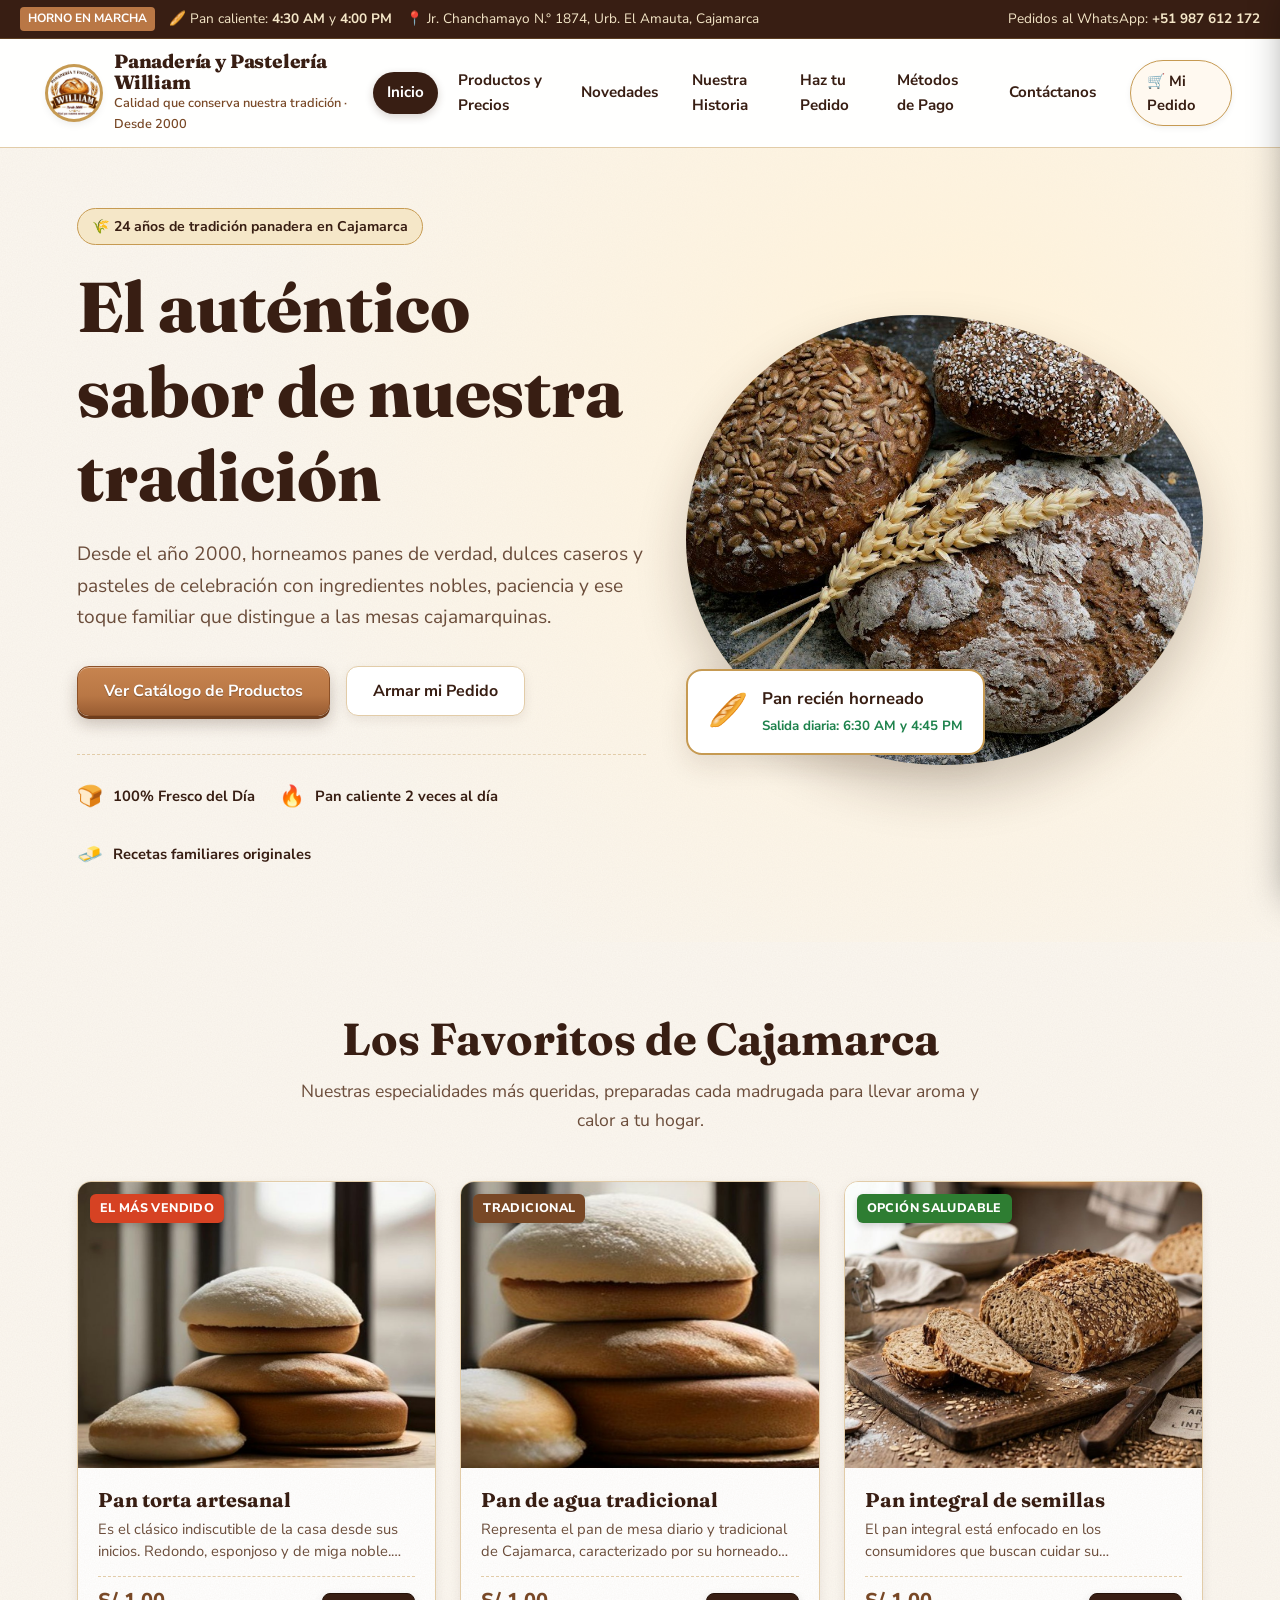
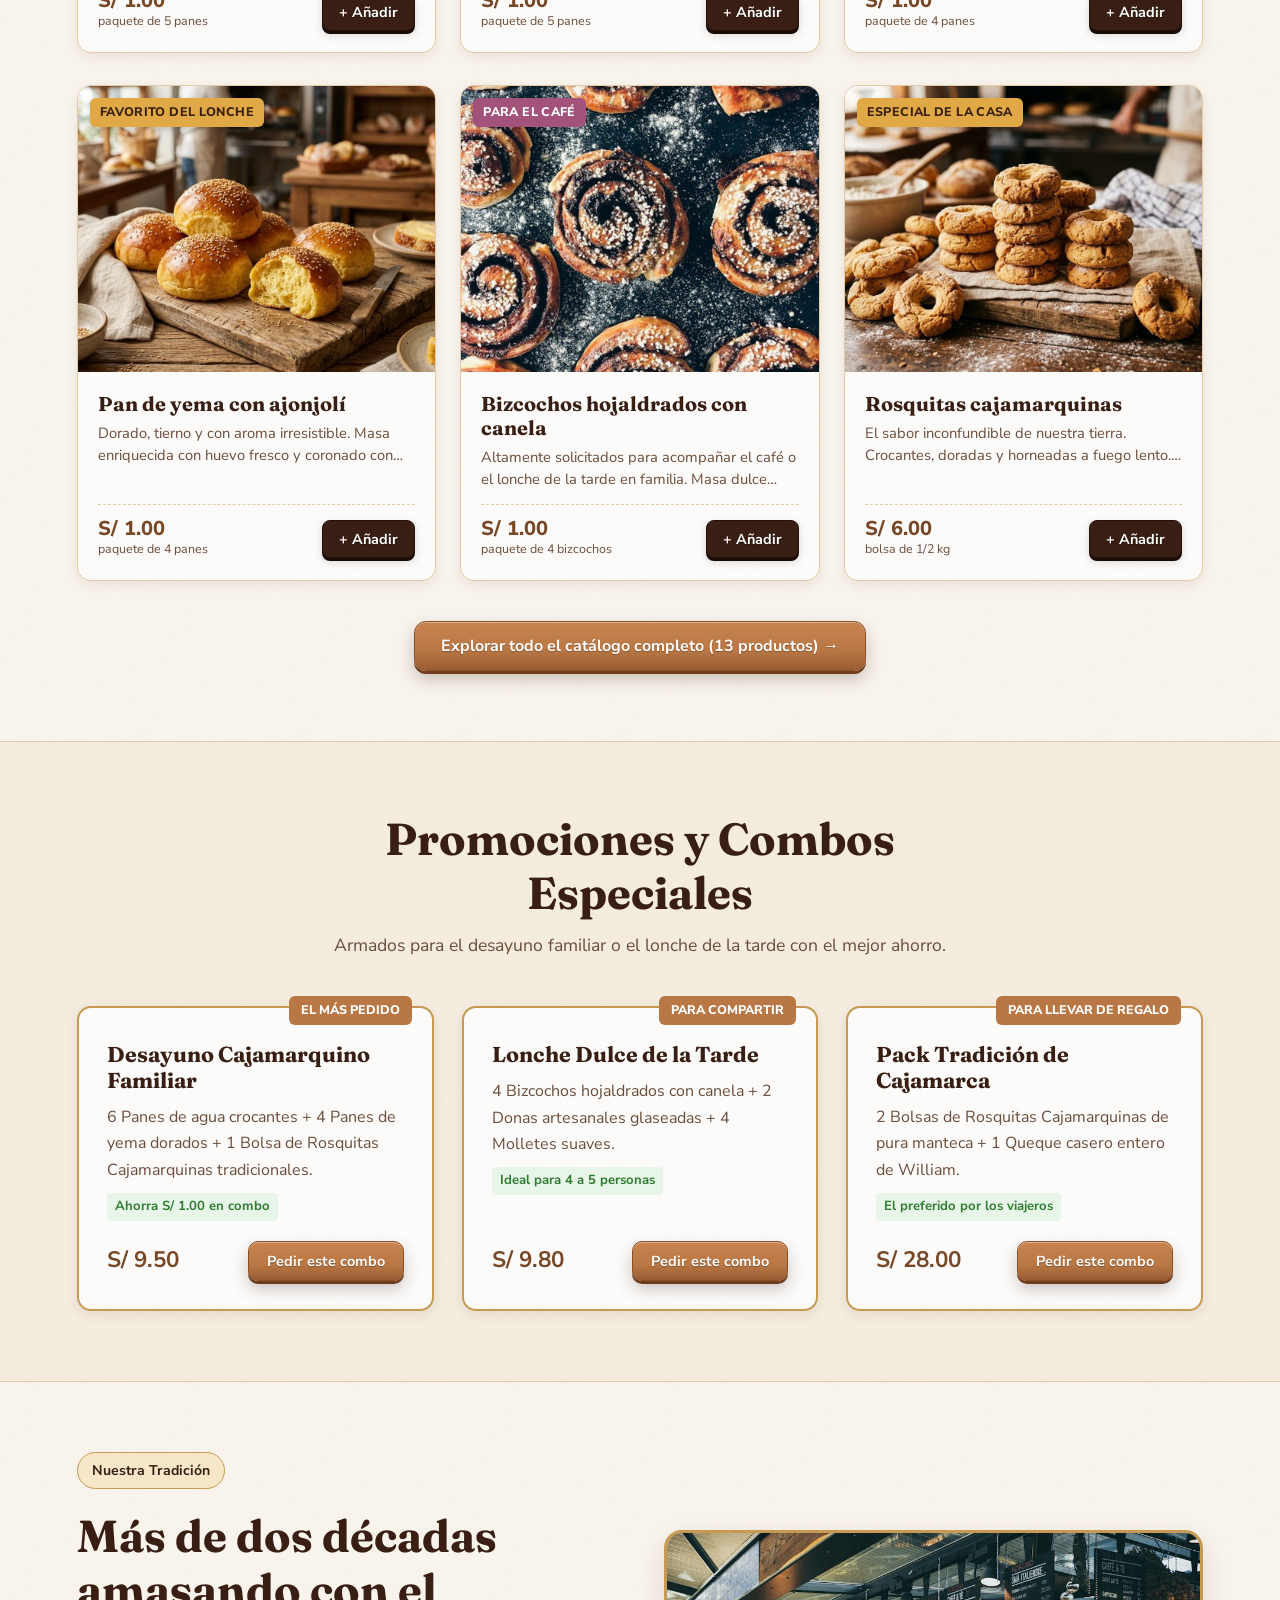
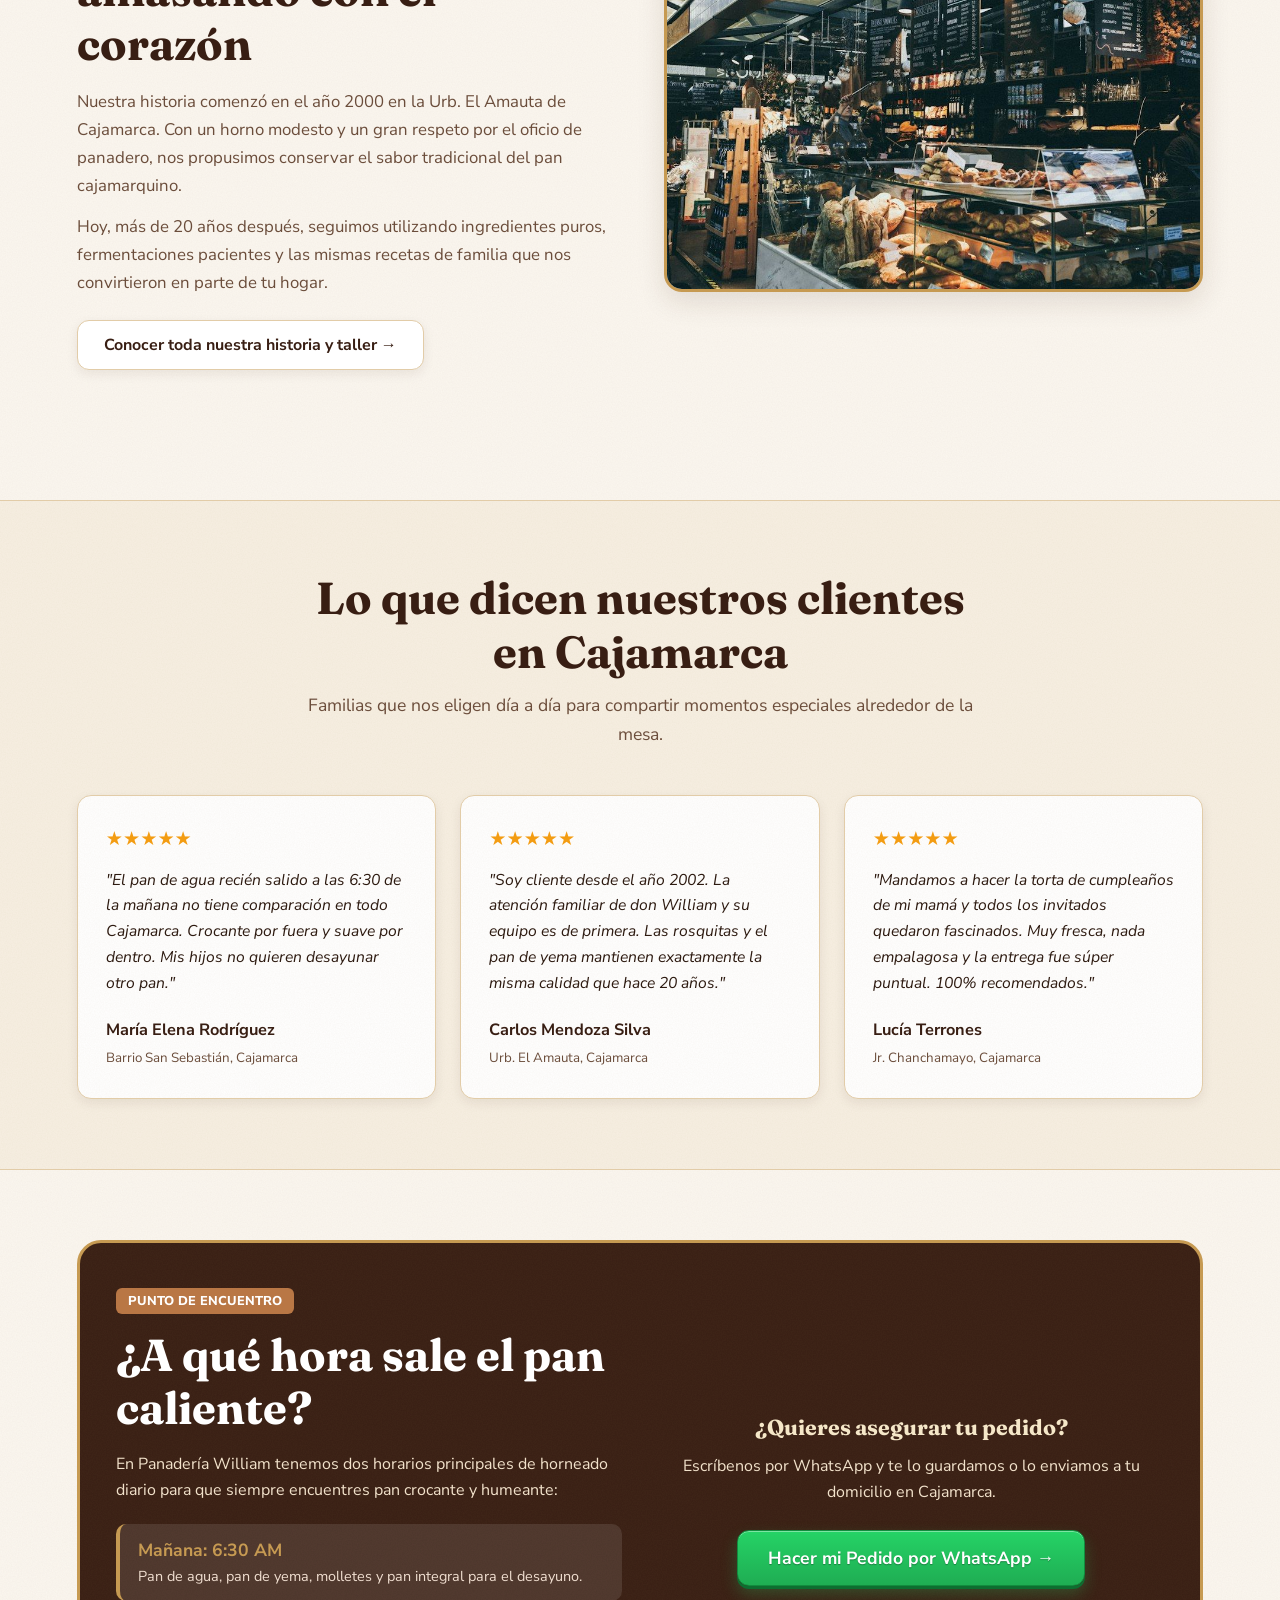
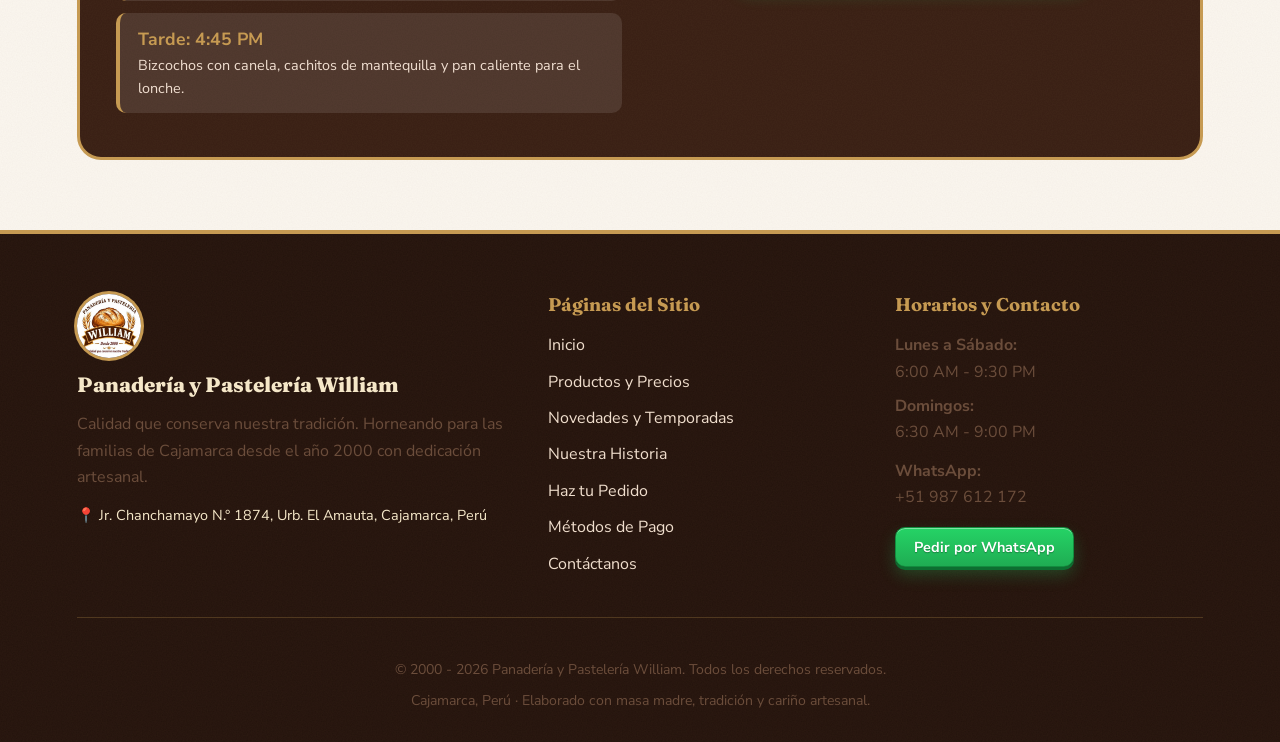
<file: index.htm>
<!DOCTYPE html>
<html lang="es">
<head>
  <meta charset="utf-8">
  <meta name="viewport" content="width=device-width, initial-scale=1">
  <title>Panadería y Pastelería William | Desde 2000 en Cajamarca</title>
  <meta name="description" content="Panadería y pastelería tradicional en Cajamarca desde el año 2000. Pan de agua crocante, rosquitas cajamarquinas, pan de yema, pasteles y pedidos por WhatsApp.">
  <link rel="icon" href="img/logo.jpg">
  <link rel="preconnect" href="https://fonts.googleapis.com">
  <link rel="preconnect" href="https://fonts.gstatic.com" crossorigin>
  <link href="https://fonts.googleapis.com/css2?family=Fraunces:opsz,wght@9..144,500;9..144,700;9..144,800&family=Nunito+Sans:wght@400;600;700;800&display=swap" rel="stylesheet">
  <link rel="stylesheet" href="css/styles.css">
</head>
<body>

  <!-- Barra Superior -->
  <aside class="top-bar" aria-label="Aviso y contacto">
    <div class="top-bar-left">
      <span class="top-badge">Horno en marcha</span>
      <span>🥖 Pan caliente: <b class="hot-bread-am">6:30 AM</b> y <b class="hot-bread-pm">4:45 PM</b></span>
      <span>📍 <span class="address-display">Jr. Chanchamayo 1874, Urb. El Amauta, Cajamarca</span></span>
    </div>
    <div class="top-bar-right">
      <span>Pedidos al WhatsApp: <b class="phone-display">+51 976 123 456</b></span>
    </div>
  </aside>

  <!-- Encabezado Principal con Navegación -->
  <header>
    <a class="brand" href="index.html">
      <img src="img/logo.jpg" alt="Logo de Panadería y Pastelería William">
      <div class="brand-text">
        <b>Panadería y Pastelería William</b>
        <small>Calidad que conserva nuestra tradición · Desde 2000</small>
      </div>
    </a>

    <!-- Navegación de Escritorio -->
    <nav class="main-nav" aria-label="Menú principal">
      <a href="index.html" class="active">Inicio</a>
      <a href="pages/productos.html">Productos y Precios</a>
      <a href="pages/novedades.html">Novedades</a>
      <a href="pages/historia.html">Nuestra Historia</a>
      <a href="pages/pedidos.html">Haz tu Pedido</a>
      <a href="pages/pagos.html">Métodos de Pago</a>
      <a href="pages/contacto.html">Contáctanos</a>
    </nav>

    <!-- Acciones de Encabezado -->
    <div class="header-actions">
      <a href="pages/pedidos.html" class="cart-btn" aria-label="Ver lista de pedidos">
        <span>🛒 Mi Pedido</span>
        <span class="cart-badge" style="display:none">0</span>
      </a>
      <button id="burger" class="burger" aria-label="Abrir menú" aria-expanded="false" aria-controls="drawer">
        <i></i><i></i><i></i>
      </button>
    </div>
  </header>

  <!-- Menú Lateral Móvil (Drawer) -->
  <div id="scrim"></div>
  <aside id="drawer" aria-hidden="true" aria-label="Menú de navegación para móviles">
    <div class="drawer-header">
      <span class="drawer-title">Menú Principal</span>
      <span style="font-size:0.85rem; color:var(--oro)">Cajamarca</span>
    </div>
    <nav>
      <a href="index.html" class="active"><span>🏠 Inicio</span> <span>→</span></a>
      <a href="pages/productos.html"><span>🥖 Productos y Precios</span> <span>→</span></a>
      <a href="pages/novedades.html"><span>✨ Novedades y Temporadas</span> <span>→</span></a>
      <a href="pages/historia.html"><span>🌾 Nuestra Historia</span> <span>→</span></a>
      <a href="pages/pedidos.html"><span>📝 Haz tu Pedido</span> <span>→</span></a>
      <a href="pages/pagos.html"><span>💳 Métodos de Pago</span> <span>→</span></a>
      <a href="pages/contacto.html"><span>📍 Contáctanos</span> <span>→</span></a>
    </nav>
    <div class="drawer-info">
      <b>Panadería y Pastelería William</b>
      <p>Jr. Chanchamayo 1874, Urb. El Amauta, Cajamarca</p>
      <p style="margin-top:6px">WhatsApp: <b class="phone-display">+51 976 123 456</b></p>
    </div>
  </aside>

  <!-- Contenido Principal -->
  <main>
    <!-- HERO SECTION -->
    <section class="hero">
      <div class="hero-content">
        <span class="hero-tag">🌾 24 años de tradición panadera en Cajamarca</span>
        <h1>El auténtico sabor de nuestra tradición</h1>
        <p class="hero-desc">Desde el año 2000, horneamos panes de verdad, dulces caseros y pasteles de celebración con ingredientes nobles, paciencia y ese toque familiar que distingue a las mesas cajamarquinas.</p>
        <div class="hero-actions">
          <a class="btn" href="pages/productos.html">Ver Catálogo de Productos</a>
          <a class="btn ghost" href="pages/pedidos.html">Armar mi Pedido</a>
        </div>
        <div class="hero-trust">
          <div class="trust-item"><span>🍞</span> 100% Fresco del Día</div>
          <div class="trust-item"><span>🔥</span> Pan caliente 2 veces al día</div>
          <div class="trust-item"><span>🧈</span> Recetas familiares originales</div>
        </div>
      </div>
      <div class="hero-media">
        <div class="hero-img-wrap">
          <img src="img/hero.jpg" alt="Canasta de panes artesanales recién horneados">
        </div>
        <div class="hero-floating-card">
          <span style="font-size:2rem">🥖</span>
          <div>
            <b>Pan recién horneado</b>
            <small>Salida diaria: 6:30 AM y 4:45 PM</small>
          </div>
        </div>
      </div>
    </section>

    <!-- PRODUCTOS DESTACADOS -->
    <section class="section">
      <div class="section-head">
        <h2>Los Favoritos de Cajamarca</h2>
        <p>Nuestras especialidades más queridas, preparadas cada madrugada para llevar aroma y calor a tu hogar.</p>
      </div>
      <div class="catalog-grid" id="featured-products-grid">
        <!-- Renderizado dinámico desde app.js -->
      </div>
      <div style="text-align:center; margin-top:40px;">
        <a href="pages/productos.html" class="btn">Explorar todo el catálogo completo (13 productos) →</a>
      </div>
    </section>

    <!-- COMBOS Y PROMOCIONES -->
    <section class="section alt-bg">
      <div class="section-head">
        <h2>Promociones y Combos Especiales</h2>
        <p>Armados para el desayuno familiar o el lonche de la tarde con el mejor ahorro.</p>
      </div>
      <div class="combos-grid">
        <article class="combo-card">
          <span class="combo-badge">El más pedido</span>
          <div>
            <h3>Desayuno Cajamarquino Familiar</h3>
            <p>6 Panes de agua crocantes + 4 Panes de yema dorados + 1 Bolsa de Rosquitas Cajamarquinas tradicionales.</p>
            <span class="combo-saving">Ahorra S/ 1.00 en combo</span>
          </div>
          <div style="margin-top:20px; display:flex; justify-content:space-between; align-items:center;">
            <b style="font-size:1.4rem; color:var(--tostado)">S/ 9.50</b>
            <a href="pages/pedidos.html" class="btn small">Pedir este combo</a>
          </div>
        </article>

        <article class="combo-card">
          <span class="combo-badge">Para compartir</span>
          <div>
            <h3>Lonche Dulce de la Tarde</h3>
            <p>4 Bizcochos hojaldrados con canela + 2 Donas artesanales glaseadas + 4 Molletes suaves.</p>
            <span class="combo-saving">Ideal para 4 a 5 personas</span>
          </div>
          <div style="margin-top:20px; display:flex; justify-content:space-between; align-items:center;">
            <b style="font-size:1.4rem; color:var(--tostado)">S/ 9.80</b>
            <a href="pages/pedidos.html" class="btn small">Pedir este combo</a>
          </div>
        </article>

        <article class="combo-card">
          <span class="combo-badge">Para llevar de regalo</span>
          <div>
            <h3>Pack Tradición de Cajamarca</h3>
            <p>2 Bolsas de Rosquitas Cajamarquinas de pura manteca + 1 Queque casero entero de William.</p>
            <span class="combo-saving">El preferido por los viajeros</span>
          </div>
          <div style="margin-top:20px; display:flex; justify-content:space-between; align-items:center;">
            <b style="font-size:1.4rem; color:var(--tostado)">S/ 28.00</b>
            <a href="pages/pedidos.html" class="btn small">Pedir este combo</a>
          </div>
        </article>
      </div>
    </section>

    <!-- HISTORIA PREVIEW -->
    <section class="section">
      <div class="history-intro">
        <div class="history-text">
          <span class="hero-tag">Nuestra Tradición</span>
          <h2>Más de dos décadas amasando con el corazón</h2>
          <p>Nuestra historia comenzó en el año 2000 en la Urb. El Amauta de Cajamarca. Con un horno modesto y un gran respeto por el oficio de panadero, nos propusimos conservar el sabor tradicional del pan cajamarquino.</p>
          <p>Hoy, más de 20 años después, seguimos utilizando ingredientes puros, fermentaciones pacientes y las mismas recetas de familia que nos convirtieron en parte de tu hogar.</p>
          <div style="margin-top:24px;">
            <a href="pages/historia.html" class="btn ghost">Conocer toda nuestra historia y taller →</a>
          </div>
        </div>
        <div style="border-radius:18px; overflow:hidden; box-shadow:var(--shadow-md); border:3px solid var(--oro);">
          <img src="img/historia-taller.jpg" alt="Taller tradicional de Panadería William">
        </div>
      </div>
    </section>

    <!-- TESTIMONIOS -->
    <section class="section alt-bg">
      <div class="section-head">
        <h2>Lo que dicen nuestros clientes en Cajamarca</h2>
        <p>Familias que nos eligen día a día para compartir momentos especiales alrededor de la mesa.</p>
      </div>
      <div class="testimonials-grid">
        <article class="testimonial-card">
          <div>
            <div class="stars">★★★★★</div>
            <p class="testimonial-quote">"El pan de agua recién salido a las 6:30 de la mañana no tiene comparación en todo Cajamarca. Crocante por fuera y suave por dentro. Mis hijos no quieren desayunar otro pan."</p>
          </div>
          <div class="testimonial-author">
            <b>María Elena Rodríguez</b>
            <small>Barrio San Sebastián, Cajamarca</small>
          </div>
        </article>

        <article class="testimonial-card">
          <div>
            <div class="stars">★★★★★</div>
            <p class="testimonial-quote">"Soy cliente desde el año 2002. La atención familiar de don William y su equipo es de primera. Las rosquitas y el pan de yema mantienen exactamente la misma calidad que hace 20 años."</p>
          </div>
          <div class="testimonial-author">
            <b>Carlos Mendoza Silva</b>
            <small>Urb. El Amauta, Cajamarca</small>
          </div>
        </article>

        <article class="testimonial-card">
          <div>
            <div class="stars">★★★★★</div>
            <p class="testimonial-quote">"Mandamos a hacer la torta de cumpleaños de mi mamá y todos los invitados quedaron fascinados. Muy fresca, nada empalagosa y la entrega fue súper puntual. 100% recomendados."</p>
          </div>
          <div class="testimonial-author">
            <b>Lucía Terrones</b>
            <small>Jr. Chanchamayo, Cajamarca</small>
          </div>
        </article>
      </div>
    </section>

    <!-- HORARIOS DEL PAN CALIENTE -->
    <section class="section">
      <div style="background:var(--cacao) var(--kraft); color:#fff; border-radius:24px; padding:44px 36px; border:3px solid var(--oro); display:grid; grid-template-columns:1fr 1fr; gap:36px; align-items:center;">
        <div>
          <span style="background:var(--caramelo); color:#fff; padding:4px 12px; border-radius:6px; font-weight:800; font-size:0.8rem; text-transform:uppercase;">Punto de Encuentro</span>
          <h2 style="color:#fff; margin:14px 0 16px;">¿A qué hora sale el pan caliente?</h2>
          <p style="color:#f2e2cb; margin-bottom:20px;">En Panadería William tenemos dos horarios principales de horneado diario para que siempre encuentres pan crocante y humeante:</p>
          <div style="display:flex; flex-direction:column; gap:12px;">
            <div style="background:rgba(255,255,255,0.1); padding:12px 18px; border-radius:10px; border-left:4px solid var(--oro);">
              <b style="color:var(--oro); font-size:1.1rem;">Mañana: 6:30 AM</b>
              <span style="display:block; font-size:0.9rem; color:#f0ded0;">Pan de agua, pan de yema, molletes y pan integral para el desayuno.</span>
            </div>
            <div style="background:rgba(255,255,255,0.1); padding:12px 18px; border-radius:10px; border-left:4px solid var(--oro);">
              <b style="color:var(--oro); font-size:1.1rem;">Tarde: 4:45 PM</b>
              <span style="display:block; font-size:0.9rem; color:#f0ded0;">Bizcochos con canela, cachitos de mantequilla y pan caliente para el lonche.</span>
            </div>
          </div>
        </div>
        <div style="text-align:center;">
          <h3 style="color:var(--oro-light); margin-bottom:12px;">¿Quieres asegurar tu pedido?</h3>
          <p style="color:#f2e2cb; margin-bottom:24px;">Escríbenos por WhatsApp y te lo guardamos o lo enviamos a tu domicilio en Cajamarca.</p>
          <a href="pages/pedidos.html" class="btn wa" style="font-size:1.1rem; padding:15px 30px;">Hacer mi Pedido por WhatsApp →</a>
        </div>
      </div>
    </section>
  </main>

  <!-- Píldora Flotante del Carrito -->
  <a href="pages/pedidos.html" class="floating-cart-pill" id="floating-cart" aria-label="Ver pedido en curso">
    <span>🛒</span>
    <span class="floating-cart-txt"><b>0</b> productos</span>
    <span>→</span>
  </a>

  <!-- Pie de Página -->
  <footer>
    <div class="footer-top">
      <div class="footer-brand">
        <img src="img/logo.jpg" alt="Panadería y Pastelería William">
        <b>Panadería y Pastelería William</b>
        <p>Calidad que conserva nuestra tradición. Horneando para las familias de Cajamarca desde el año 2000 con dedicación artesanal.</p>
        <p style="font-size:0.9rem; color:var(--oro-light);">📍 Jr. Chanchamayo N.° 1874, Urb. El Amauta, Cajamarca, Perú</p>
      </div>
      <div class="footer-col">
        <h4>Páginas del Sitio</h4>
        <ul class="footer-links">
          <li><a href="index.html">Inicio</a></li>
          <li><a href="pages/productos.html">Productos y Precios</a></li>
          <li><a href="pages/novedades.html">Novedades y Temporadas</a></li>
          <li><a href="pages/historia.html">Nuestra Historia</a></li>
          <li><a href="pages/pedidos.html">Haz tu Pedido</a></li>
          <li><a href="pages/pagos.html">Métodos de Pago</a></li>
          <li><a href="pages/contacto.html">Contáctanos</a></li>
        </ul>
      </div>
      <div class="footer-col">
        <h4>Horarios y Contacto</h4>
        <p><b>Lunes a Sábado:</b><br>6:00 AM - 9:30 PM</p>
        <p style="margin-top:8px"><b>Domingos:</b><br>6:30 AM - 9:00 PM</p>
        <p style="margin-top:12px"><b>WhatsApp:</b><br><span class="phone-display">+51 976 123 456</span></p>
        <div style="margin-top:16px;">
          <a href="pages/pedidos.html" class="btn small wa">Pedir por WhatsApp</a>
        </div>
      </div>
    </div>
    <div class="footer-bottom">
      <p>© 2000 - 2026 Panadería y Pastelería William. Todos los derechos reservados.</p>
      <p>Cajamarca, Perú · Elaborado con masa madre, tradición y cariño artesanal.</p>
    </div>
  </footer>

  <script src="js/data.js"></script>
  <script src="js/app.js"></script>
</body>
</html>
</file>
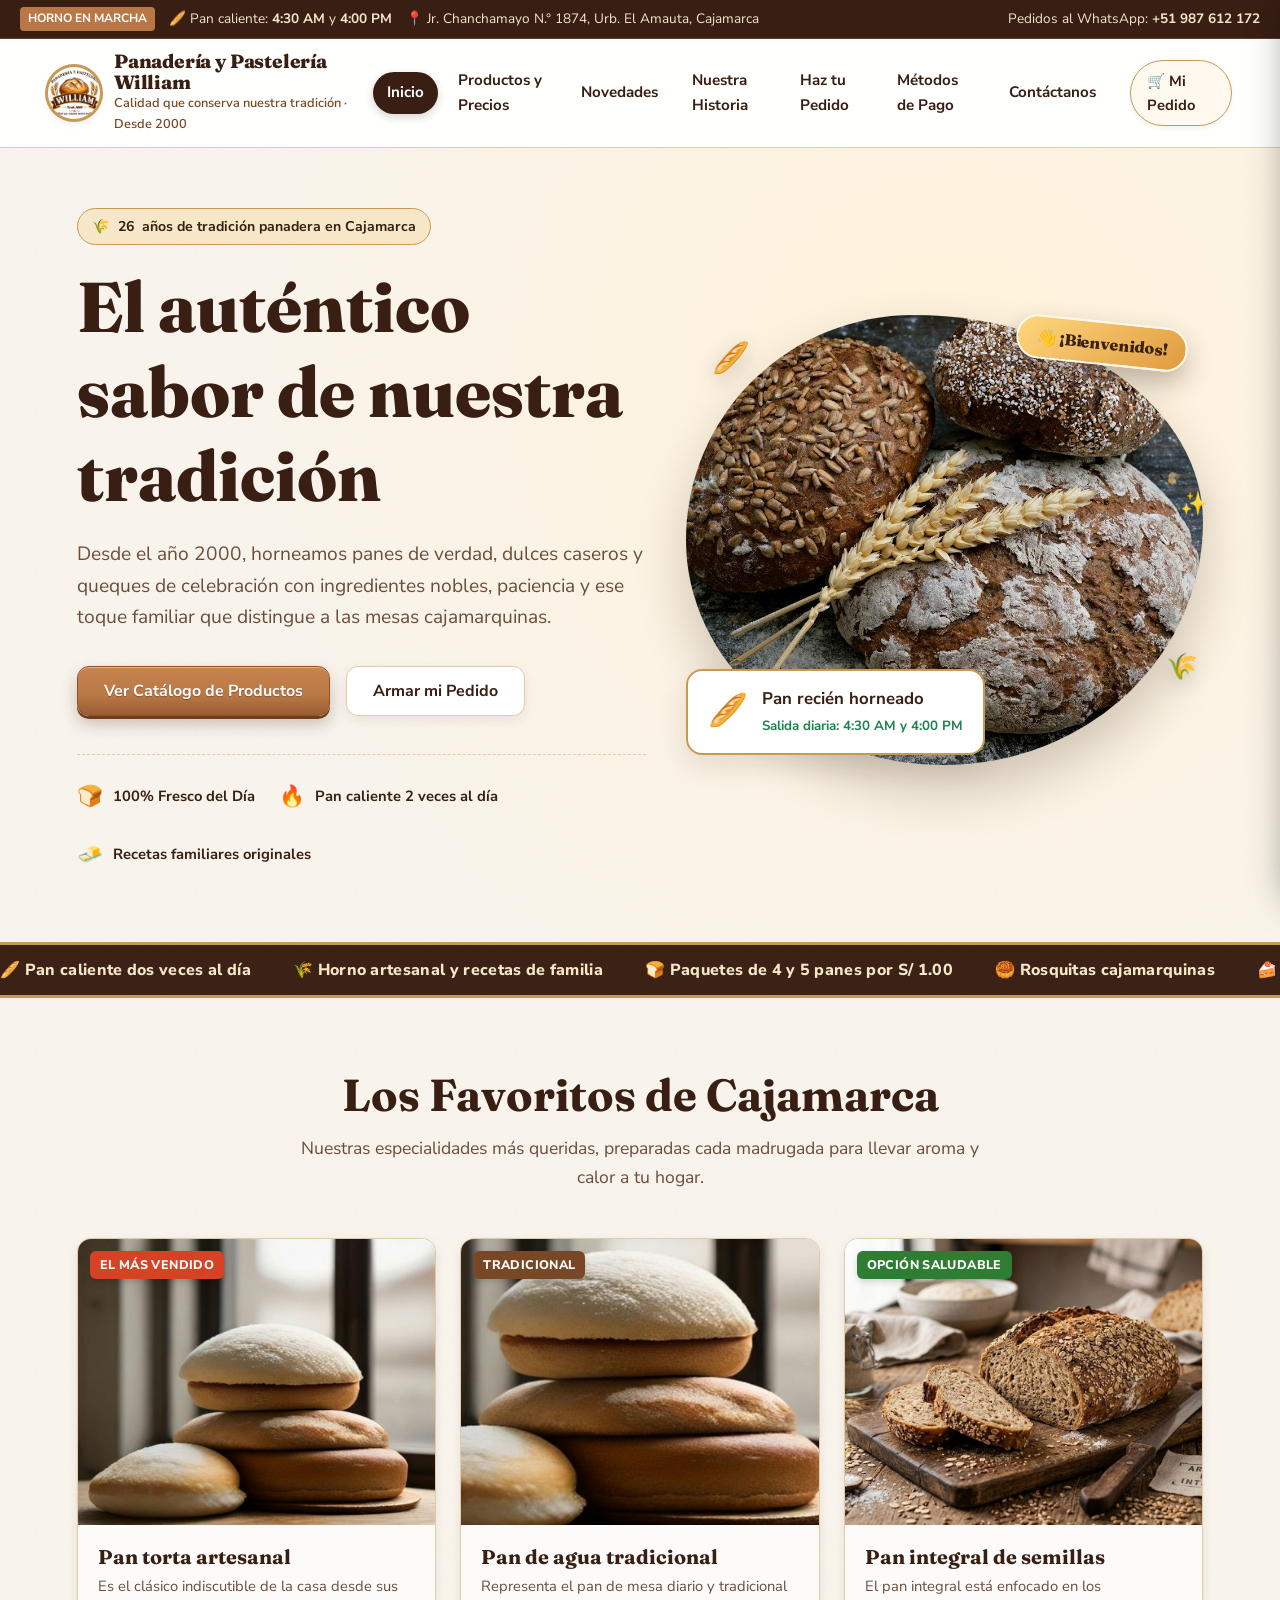
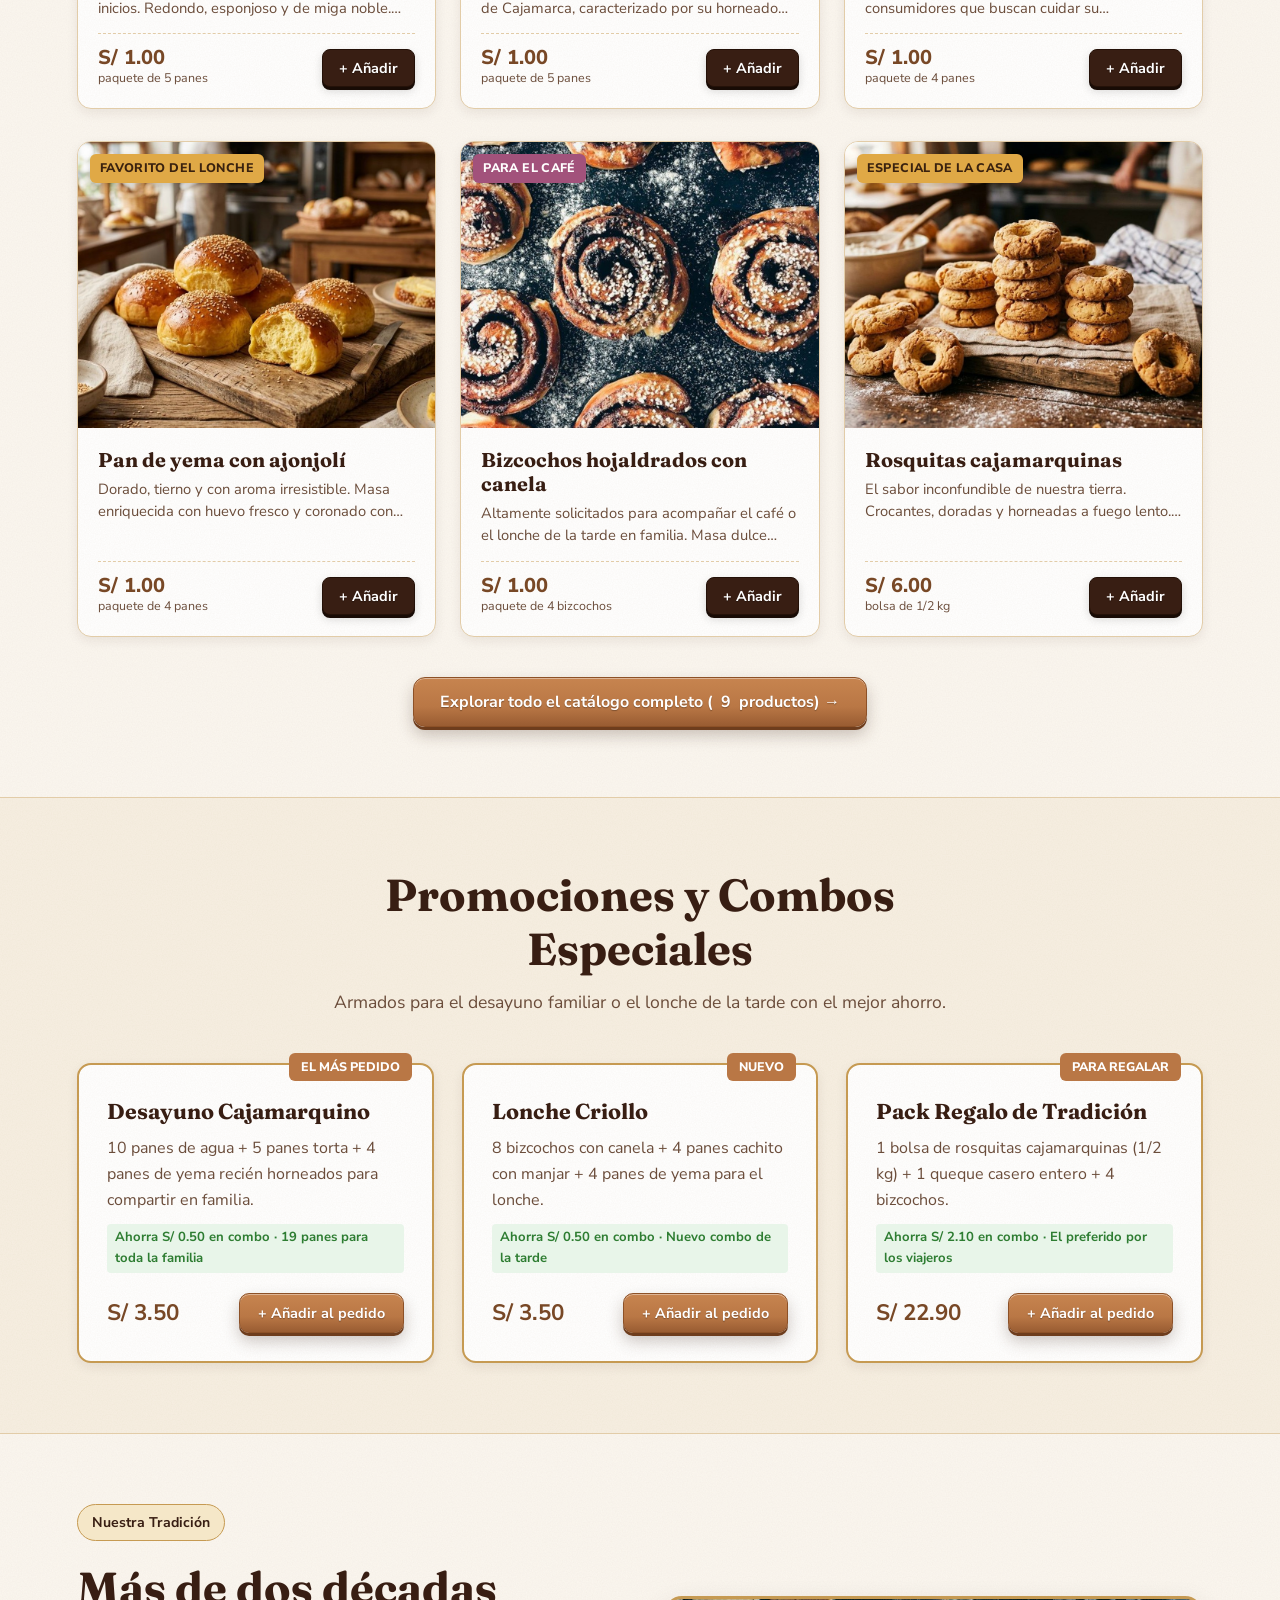
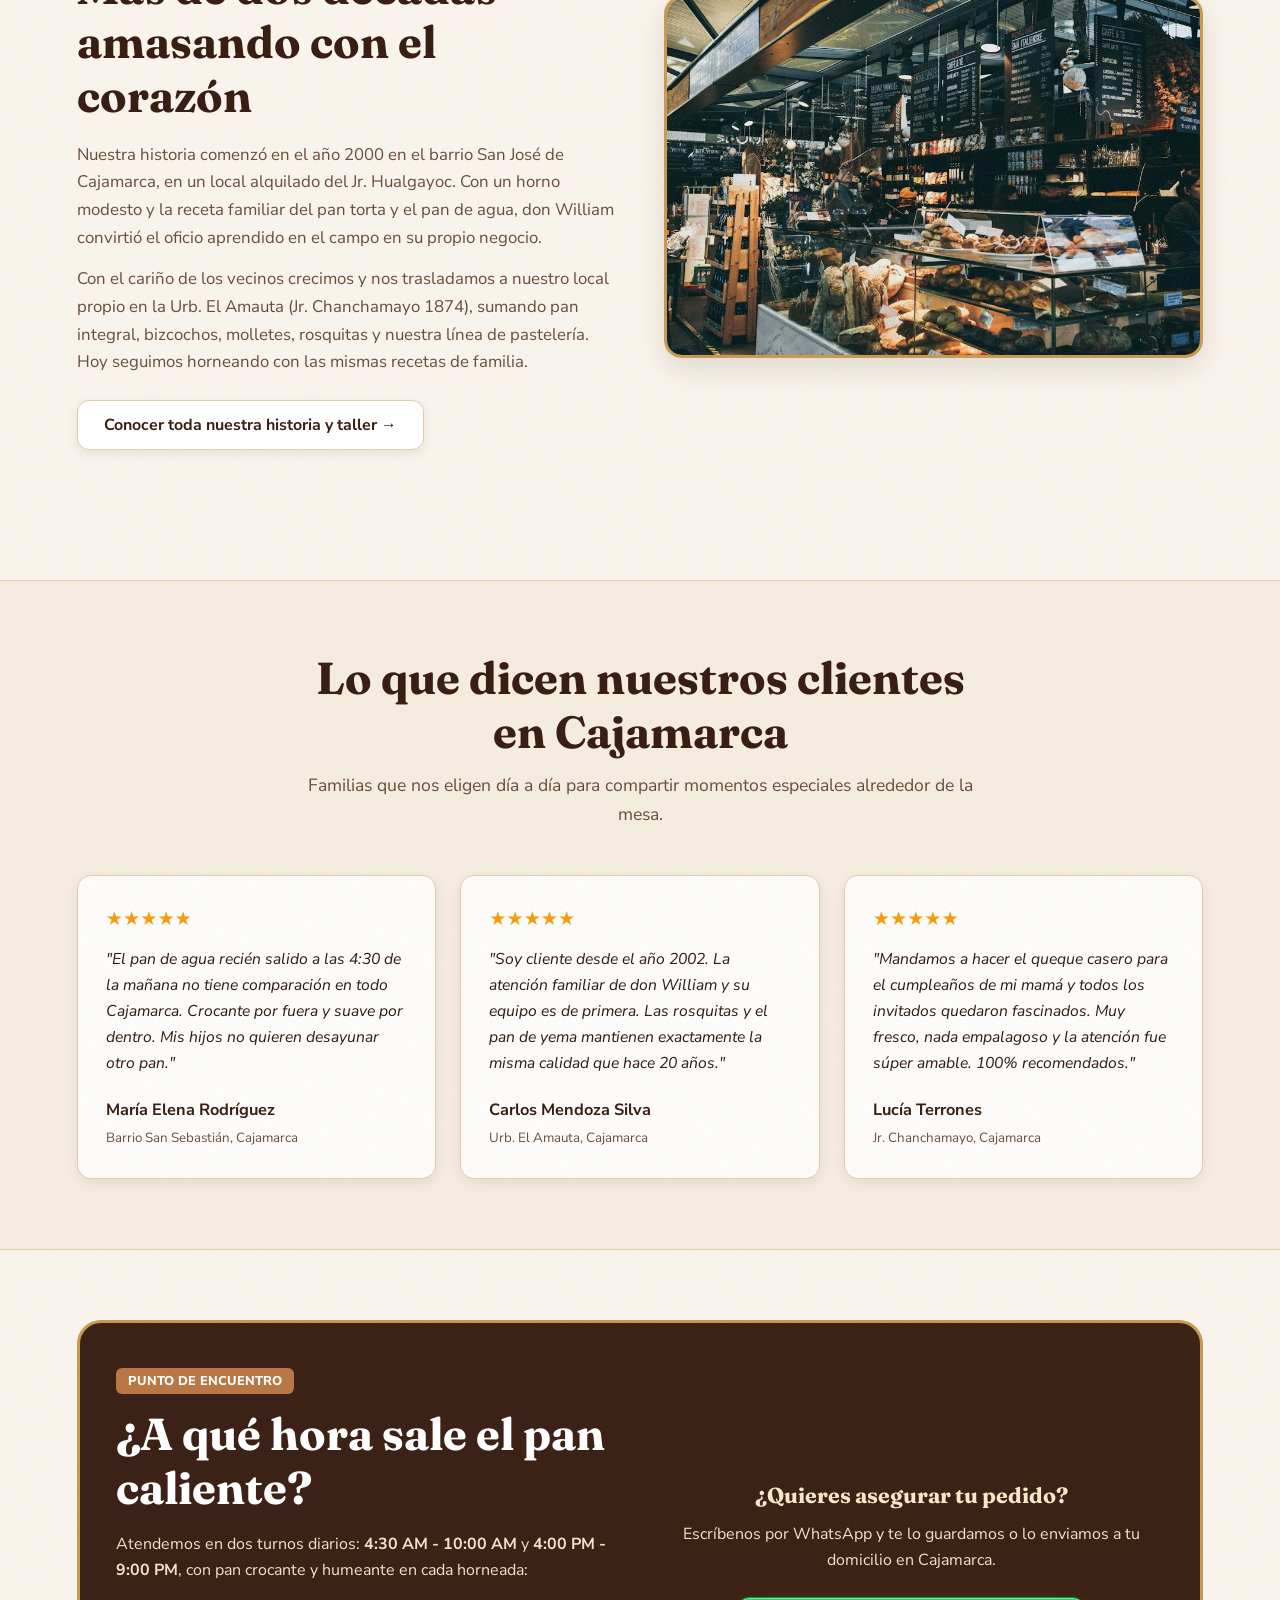
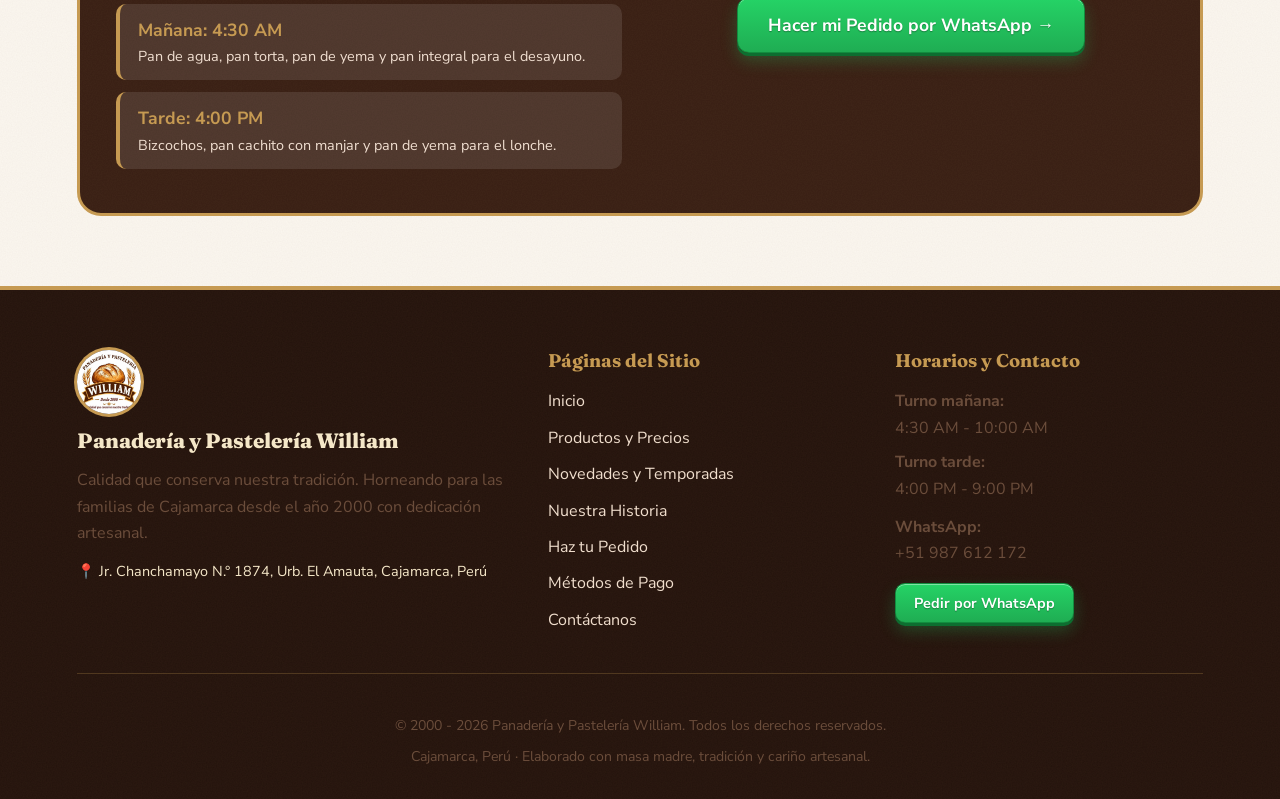
<file: index.html>
<!DOCTYPE html>
<html lang="es">
<head>
  <meta charset="utf-8">
  <meta name="viewport" content="width=device-width, initial-scale=1">
  <title>Panadería y Pastelería William | Desde 2000 en Cajamarca</title>
  <meta name="description" content="Panadería y pastelería tradicional en Cajamarca desde el año 2000. Pan de agua crocante, rosquitas cajamarquinas, bizcochos, galletas y queque casero. Pedidos por WhatsApp.">
  <meta name="theme-color" content="#381e13">
  <meta property="og:type" content="website">
  <meta property="og:site_name" content="Panadería y Pastelería William">
  <meta property="og:title" content="Panadería y Pastelería William | Desde 2000 en Cajamarca">
  <meta property="og:description" content="Panadería y pastelería tradicional en Cajamarca desde el año 2000. Pan de agua crocante, rosquitas cajamarquinas, bizcochos, galletas y queque casero. Pedidos por WhatsApp.">
  <meta property="og:url" content="https://brayan44959.github.io/bakery-website/">
  <meta property="og:image" content="https://brayan44959.github.io/bakery-website/img/hero.jpg">
  <meta name="twitter:card" content="summary_large_image">
  <link rel="icon" href="img/logo.jpg">
  <link rel="preconnect" href="https://fonts.googleapis.com">
  <link rel="preconnect" href="https://fonts.gstatic.com" crossorigin>
  <link href="https://fonts.googleapis.com/css2?family=Fraunces:opsz,wght@9..144,500;9..144,700;9..144,800&family=Nunito+Sans:wght@400;600;700;800&display=swap" rel="stylesheet">
  <link rel="stylesheet" href="css/styles.css">
</head>
<body>

  <!-- Barra Superior -->
  <aside class="top-bar" aria-label="Aviso y contacto">
    <div class="top-bar-left">
      <span class="top-badge">Horno en marcha</span>
      <span>🥖 Pan caliente: <b class="hot-bread-am">4:30 AM</b> y <b class="hot-bread-pm">4:00 PM</b></span>
      <span>📍 <span class="address-display">Jr. Chanchamayo 1874, Urb. El Amauta, Cajamarca</span></span>
    </div>
    <div class="top-bar-right">
      <span>Pedidos al WhatsApp: <b class="phone-display">+51 987 612 172</b></span>
    </div>
  </aside>

  <!-- Encabezado Principal con Navegación -->
  <header>
    <a class="brand" href="index.html">
      <img src="img/logo.jpg" alt="Logo de Panadería y Pastelería William">
      <div class="brand-text">
        <b>Panadería y Pastelería William</b>
        <small>Calidad que conserva nuestra tradición · Desde 2000</small>
      </div>
    </a>

    <!-- Navegación de Escritorio -->
    <nav class="main-nav" aria-label="Menú principal">
      <a href="index.html" class="active">Inicio</a>
      <a href="pages/productos.html">Productos y Precios</a>
      <a href="pages/novedades.html">Novedades</a>
      <a href="pages/historia.html">Nuestra Historia</a>
      <a href="pages/pedidos.html">Haz tu Pedido</a>
      <a href="pages/pagos.html">Métodos de Pago</a>
      <a href="pages/contacto.html">Contáctanos</a>
    </nav>

    <!-- Acciones de Encabezado -->
    <div class="header-actions">
      <a href="pages/pedidos.html" class="cart-btn" aria-label="Ver lista de pedidos">
        <span>🛒 Mi Pedido</span>
        <span class="cart-badge" style="display:none">0</span>
      </a>
      <button id="burger" class="burger" aria-label="Abrir menú" aria-expanded="false" aria-controls="drawer">
        <i></i><i></i><i></i>
      </button>
    </div>
  </header>

  <!-- Menú Lateral Móvil (Drawer) -->
  <div id="scrim"></div>
  <aside id="drawer" aria-hidden="true" aria-label="Menú de navegación para móviles">
    <div class="drawer-header">
      <span class="drawer-title">Menú Principal</span>
      <span style="font-size:0.85rem; color:var(--oro)">Cajamarca</span>
    </div>
    <nav>
      <a href="index.html" class="active"><span>🏠 Inicio</span> <span>→</span></a>
      <a href="pages/productos.html"><span>🥖 Productos y Precios</span> <span>→</span></a>
      <a href="pages/novedades.html"><span>✨ Novedades y Temporadas</span> <span>→</span></a>
      <a href="pages/historia.html"><span>🌾 Nuestra Historia</span> <span>→</span></a>
      <a href="pages/pedidos.html"><span>📝 Haz tu Pedido</span> <span>→</span></a>
      <a href="pages/pagos.html"><span>💳 Métodos de Pago</span> <span>→</span></a>
      <a href="pages/contacto.html"><span>📍 Contáctanos</span> <span>→</span></a>
    </nav>
    <div class="drawer-info">
      <b>Panadería y Pastelería William</b>
      <p>Jr. Chanchamayo 1874, Urb. El Amauta, Cajamarca</p>
      <p style="margin-top:6px">WhatsApp: <b class="phone-display">+51 987 612 172</b></p>
    </div>
  </aside>

  <!-- Contenido Principal -->
  <main>
    <!-- HERO SECTION -->
    <section class="hero">
      <div class="hero-content">
        <span class="hero-tag">🌾 <span class="years-since-2000">26</span> años de tradición panadera en Cajamarca</span>
        <h1>El auténtico sabor de nuestra tradición</h1>
        <p class="hero-desc">Desde el año 2000, horneamos panes de verdad, dulces caseros y queques de celebración con ingredientes nobles, paciencia y ese toque familiar que distingue a las mesas cajamarquinas.</p>
        <div class="hero-actions">
          <a class="btn" href="pages/productos.html">Ver Catálogo de Productos</a>
          <a class="btn ghost" href="pages/pedidos.html">Armar mi Pedido</a>
        </div>
        <div class="hero-trust">
          <div class="trust-item"><span>🍞</span> 100% Fresco del Día</div>
          <div class="trust-item"><span>🔥</span> Pan caliente 2 veces al día</div>
          <div class="trust-item"><span>🧈</span> Recetas familiares originales</div>
        </div>
      </div>
      <div class="hero-media">
        <div class="hero-img-wrap">
          <img src="img/hero.jpg" alt="Canasta de panes artesanales recién horneados">
        </div>
        <span class="hero-welcome-badge">👋 ¡Bienvenidos!</span>
        <span class="hero-spark s1" aria-hidden="true">🥖</span>
        <span class="hero-spark s2" aria-hidden="true">🌾</span>
        <span class="hero-spark s3" aria-hidden="true">✨</span>
        <div class="hero-floating-card">
          <span style="font-size:2rem">🥖</span>
          <div>
            <b>Pan recién horneado</b>
            <small>Salida diaria: <span class="hot-bread-am">4:30 AM</span> y <span class="hot-bread-pm">4:00 PM</span></small>
          </div>
        </div>
      </div>
    </section>

    <!-- Cinta de Bienvenida en Movimiento -->
    <div class="welcome-band" aria-hidden="true">
      <div class="welcome-track">
        <div class="welcome-group">
          <span>🥖 Pan caliente dos veces al día</span>
          <span>🌾 Horno artesanal y recetas de familia</span>
          <span>🍞 Paquetes de 4 y 5 panes por S/ 1.00</span>
          <span>🥮 Rosquitas cajamarquinas</span>
          <span>🍰 Pastelería hecha en casa</span>
          <span>💬 Pedidos por WhatsApp</span>
        </div>
        <div class="welcome-group">
          <span>🥖 Pan caliente dos veces al día</span>
          <span>🌾 Horno artesanal y recetas de familia</span>
          <span>🍞 Paquetes de 4 y 5 panes por S/ 1.00</span>
          <span>🥮 Rosquitas cajamarquinas</span>
          <span>🍰 Pastelería hecha en casa</span>
          <span>💬 Pedidos por WhatsApp</span>
        </div>
      </div>
    </div>

    <!-- PRODUCTOS DESTACADOS -->
    <section class="section">
      <div class="section-head">
        <h2>Los Favoritos de Cajamarca</h2>
        <p>Nuestras especialidades más queridas, preparadas cada madrugada para llevar aroma y calor a tu hogar.</p>
      </div>
      <div class="catalog-grid" id="featured-products-grid">
        <!-- Renderizado dinámico desde app.js -->
      </div>
      <div style="text-align:center; margin-top:40px;">
        <a href="pages/productos.html" class="btn">Explorar todo el catálogo completo (<span id="catalog-count">9</span> productos) →</a>
      </div>
    </section>

    <!-- COMBOS Y PROMOCIONES -->
    <section class="section alt-bg">
      <div class="section-head">
        <h2>Promociones y Combos Especiales</h2>
        <p>Armados para el desayuno familiar o el lonche de la tarde con el mejor ahorro.</p>
      </div>
      <div class="combos-grid" id="combos-grid">
        <!-- Renderizado dinámico desde js/app.js (datos en js/data.js) -->
      </div>
    </section>

    <!-- HISTORIA PREVIEW -->
    <section class="section">
      <div class="history-intro">
        <div class="history-text">
          <span class="hero-tag">Nuestra Tradición</span>
          <h2>Más de dos décadas amasando con el corazón</h2>
          <p>Nuestra historia comenzó en el año 2000 en el barrio San José de Cajamarca, en un local alquilado del Jr. Hualgayoc. Con un horno modesto y la receta familiar del pan torta y el pan de agua, don William convirtió el oficio aprendido en el campo en su propio negocio.</p>
          <p>Con el cariño de los vecinos crecimos y nos trasladamos a nuestro local propio en la Urb. El Amauta (Jr. Chanchamayo 1874), sumando pan integral, bizcochos, molletes, rosquitas y nuestra línea de pastelería. Hoy seguimos horneando con las mismas recetas de familia.</p>
          <div style="margin-top:24px;">
            <a href="pages/historia.html" class="btn ghost">Conocer toda nuestra historia y taller →</a>
          </div>
        </div>
        <div style="border-radius:18px; overflow:hidden; box-shadow:var(--shadow-md); border:3px solid var(--oro);">
          <img src="img/historia-taller.jpg" alt="Taller tradicional de Panadería William">
        </div>
      </div>
    </section>

    <!-- TESTIMONIOS -->
    <section class="section alt-bg">
      <div class="section-head">
        <h2>Lo que dicen nuestros clientes en Cajamarca</h2>
        <p>Familias que nos eligen día a día para compartir momentos especiales alrededor de la mesa.</p>
      </div>
      <div class="testimonials-grid" id="testimonials-grid">
        <!-- Renderizado dinámico desde js/app.js (datos en js/data.js) -->
      </div>
    </section>

    <!-- HORARIOS DEL PAN CALIENTE -->
    <section class="section">
      <div style="background:var(--cacao) var(--kraft); color:#fff; border-radius:24px; padding:44px 36px; border:3px solid var(--oro); display:grid; grid-template-columns:1fr 1fr; gap:36px; align-items:center;">
        <div>
          <span style="background:var(--caramelo); color:#fff; padding:4px 12px; border-radius:6px; font-weight:800; font-size:0.8rem; text-transform:uppercase;">Punto de Encuentro</span>
          <h2 style="color:#fff; margin:14px 0 16px;">¿A qué hora sale el pan caliente?</h2>
          <p style="color:#f2e2cb; margin-bottom:20px;">Atendemos en dos turnos diarios: <b class="hours-morning">4:30 AM - 10:00 AM</b> y <b class="hours-afternoon">4:00 PM - 9:00 PM</b>, con pan crocante y humeante en cada horneada:</p>
          <div style="display:flex; flex-direction:column; gap:12px;">
            <div style="background:rgba(255,255,255,0.1); padding:12px 18px; border-radius:10px; border-left:4px solid var(--oro);">
              <b style="color:var(--oro); font-size:1.1rem;">Mañana: <span class="hot-bread-am">4:30 AM</span></b>
              <span style="display:block; font-size:0.9rem; color:#f0ded0;">Pan de agua, pan torta, pan de yema y pan integral para el desayuno.</span>
            </div>
            <div style="background:rgba(255,255,255,0.1); padding:12px 18px; border-radius:10px; border-left:4px solid var(--oro);">
              <b style="color:var(--oro); font-size:1.1rem;">Tarde: <span class="hot-bread-pm">4:00 PM</span></b>
              <span style="display:block; font-size:0.9rem; color:#f0ded0;">Bizcochos, pan cachito con manjar y pan de yema para el lonche.</span>
            </div>
          </div>
        </div>
        <div style="text-align:center;">
          <h3 style="color:var(--oro-light); margin-bottom:12px;">¿Quieres asegurar tu pedido?</h3>
          <p style="color:#f2e2cb; margin-bottom:24px;">Escríbenos por WhatsApp y te lo guardamos o lo enviamos a tu domicilio en Cajamarca.</p>
          <a href="pages/pedidos.html" class="btn wa wa-link" style="font-size:1.1rem; padding:15px 30px;" data-msg="Hola Panadería William, quiero hacer un pedido y coordinarlo por WhatsApp.">Hacer mi Pedido por WhatsApp →</a>
        </div>
      </div>
    </section>
  </main>

  <!-- Píldora Flotante del Carrito -->
  <a href="pages/pedidos.html" class="floating-cart-pill" id="floating-cart" aria-label="Ver pedido en curso">
    <span>🛒</span>
    <span class="floating-cart-txt"><b>0</b> productos</span>
    <span>→</span>
  </a>

  <!-- Pie de Página -->
  <footer>
    <div class="footer-top">
      <div class="footer-brand">
        <img src="img/logo.jpg" alt="Panadería y Pastelería William">
        <b>Panadería y Pastelería William</b>
        <p>Calidad que conserva nuestra tradición. Horneando para las familias de Cajamarca desde el año 2000 con dedicación artesanal.</p>
        <p style="font-size:0.9rem; color:var(--oro-light);">📍 Jr. Chanchamayo N.° 1874, Urb. El Amauta, Cajamarca, Perú</p>
      </div>
      <div class="footer-col">
        <h4>Páginas del Sitio</h4>
        <ul class="footer-links">
          <li><a href="index.html">Inicio</a></li>
          <li><a href="pages/productos.html">Productos y Precios</a></li>
          <li><a href="pages/novedades.html">Novedades y Temporadas</a></li>
          <li><a href="pages/historia.html">Nuestra Historia</a></li>
          <li><a href="pages/pedidos.html">Haz tu Pedido</a></li>
          <li><a href="pages/pagos.html">Métodos de Pago</a></li>
          <li><a href="pages/contacto.html">Contáctanos</a></li>
        </ul>
      </div>
      <div class="footer-col">
        <h4>Horarios y Contacto</h4>
        <p><b>Turno mañana:</b><br><span class="hours-morning">4:30 AM - 10:00 AM</span></p>
        <p style="margin-top:8px"><b>Turno tarde:</b><br><span class="hours-afternoon">4:00 PM - 9:00 PM</span></p>
        <p style="margin-top:12px"><b>WhatsApp:</b><br><span class="phone-display">+51 987 612 172</span></p>
        <div style="margin-top:16px;">
          <a href="pages/pedidos.html" class="btn small wa wa-link" data-msg="Hola Panadería William, quisiera hacer un pedido.">Pedir por WhatsApp</a>
        </div>
      </div>
    </div>
    <div class="footer-bottom">
      <p>© 2000 - 2026 Panadería y Pastelería William. Todos los derechos reservados.</p>
      <p>Cajamarca, Perú · Elaborado con masa madre, tradición y cariño artesanal.</p>
    </div>
  </footer>

  <script src="js/data.js"></script>
  <script src="js/app.js"></script>
</body>
</html>
</file>
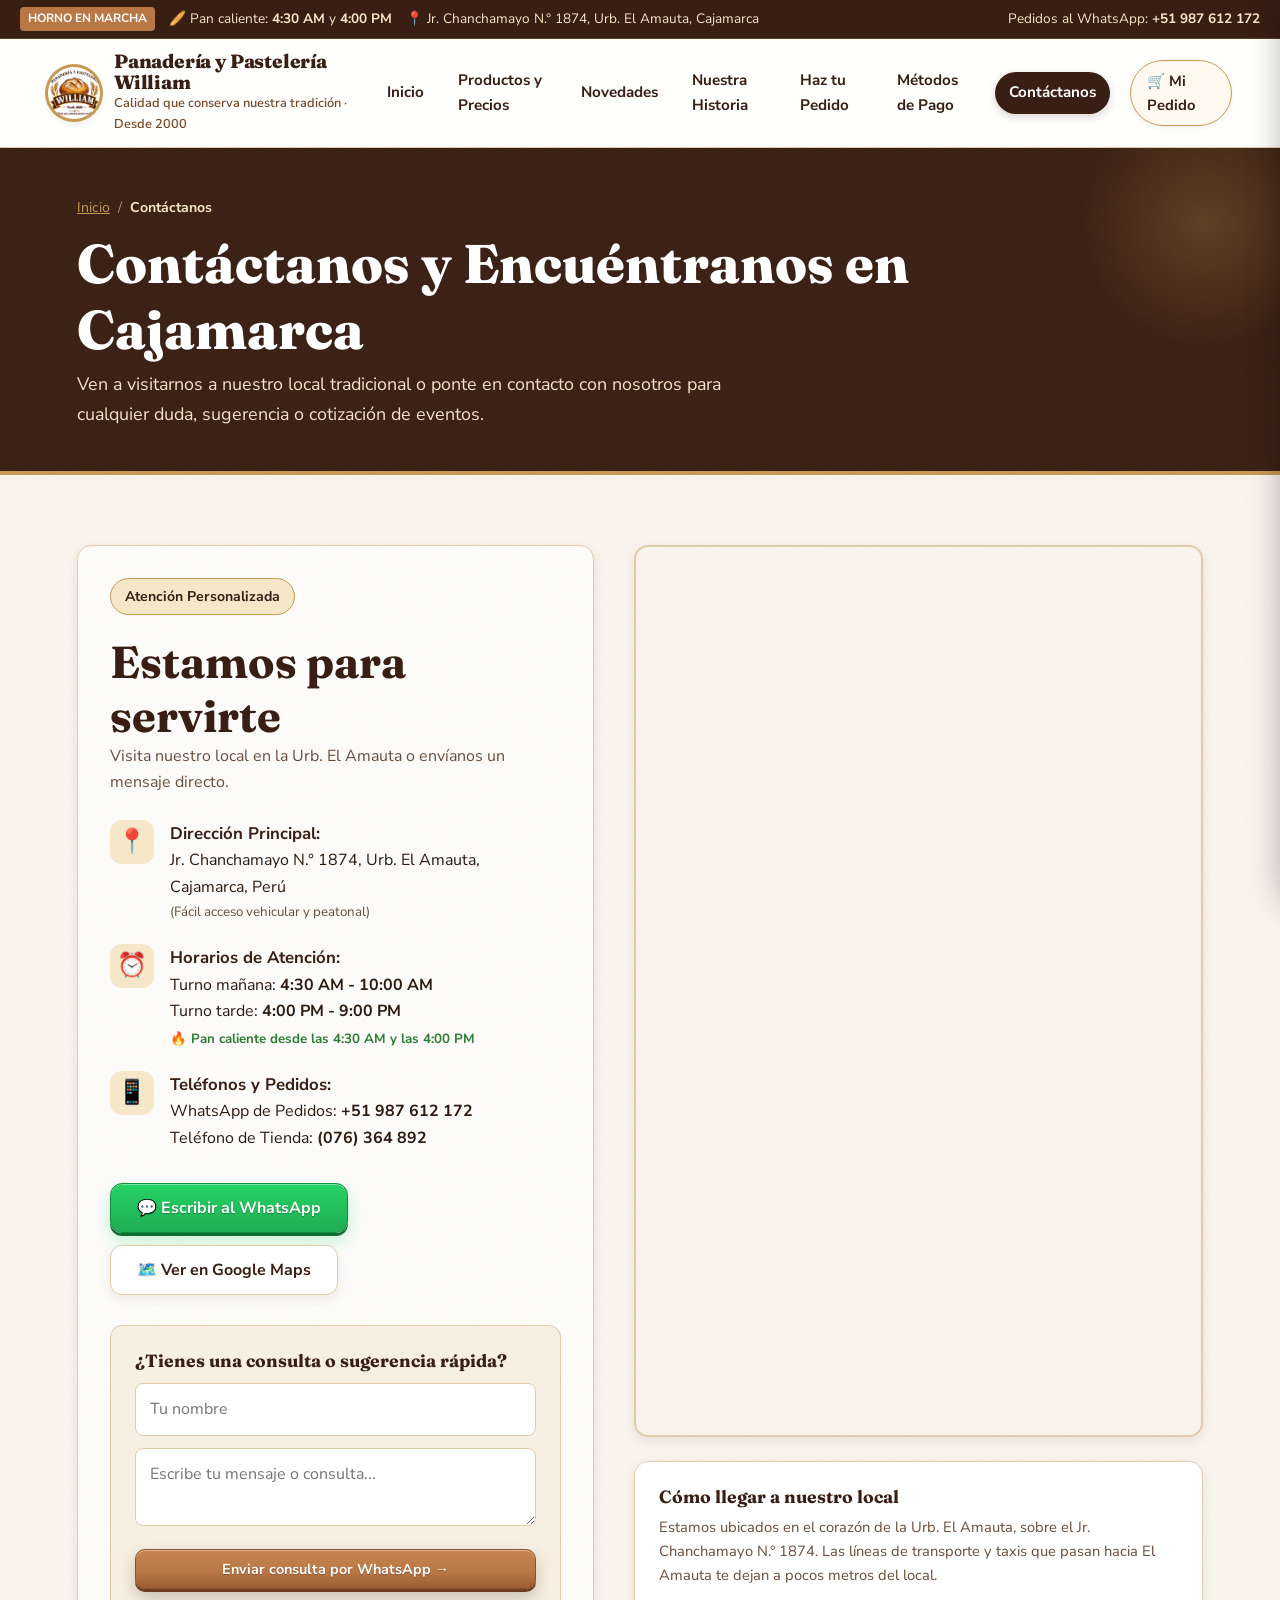
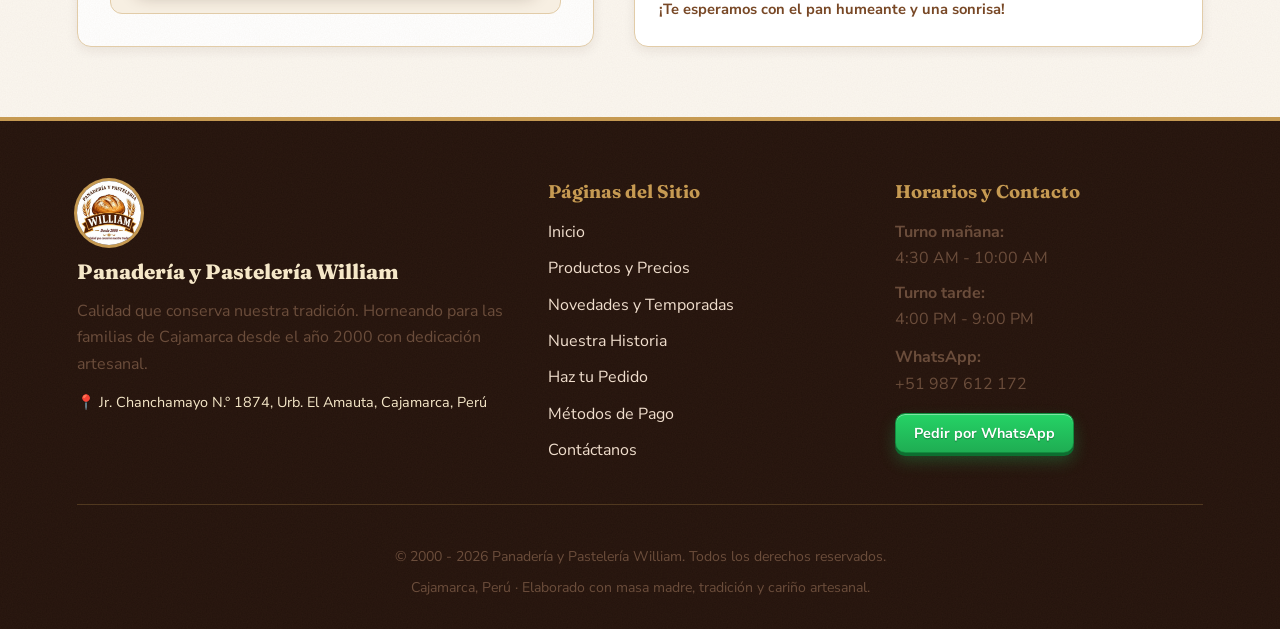
<file: pages/contacto.html>
<!DOCTYPE html>
<html lang="es">
<head>
  <meta charset="utf-8">
  <meta name="viewport" content="width=device-width, initial-scale=1">
  <title>Contáctanos y Ubicación | Panadería y Pastelería William - Cajamarca</title>
  <meta name="description" content="Visítanos en Jr. Chanchamayo 1874, Urb. El Amauta, Cajamarca. Teléfonos, mapa interactivo, horarios y contacto directo por WhatsApp.">
  <meta name="theme-color" content="#381e13">
  <meta property="og:type" content="website">
  <meta property="og:site_name" content="Panadería y Pastelería William">
  <meta property="og:title" content="Contáctanos y Ubicación | Panadería y Pastelería William - Cajamarca">
  <meta property="og:description" content="Visítanos en Jr. Chanchamayo 1874, Urb. El Amauta, Cajamarca. Teléfonos, mapa interactivo, horarios y contacto directo por WhatsApp.">
  <meta property="og:url" content="https://brayan44959.github.io/bakery-website/pages/contacto.html">
  <meta property="og:image" content="https://brayan44959.github.io/bakery-website/img/hero.jpg">
  <meta name="twitter:card" content="summary_large_image">
  <link rel="icon" href="../img/logo.jpg">
  <link rel="preconnect" href="https://fonts.googleapis.com">
  <link rel="preconnect" href="https://fonts.gstatic.com" crossorigin>
  <link href="https://fonts.googleapis.com/css2?family=Fraunces:opsz,wght@9..144,500;9..144,700;9..144,800&family=Nunito+Sans:wght@400;600;700;800&display=swap" rel="stylesheet">
  <link rel="stylesheet" href="../css/styles.css">
</head>
<body>

  <!-- Barra Superior -->
  <aside class="top-bar" aria-label="Aviso y contacto">
    <div class="top-bar-left">
      <span class="top-badge">Horno en marcha</span>
      <span>🥖 Pan caliente: <b class="hot-bread-am">4:30 AM</b> y <b class="hot-bread-pm">4:00 PM</b></span>
      <span>📍 <span class="address-display">Jr. Chanchamayo 1874, Urb. El Amauta, Cajamarca</span></span>
    </div>
    <div class="top-bar-right">
      <span>Pedidos al WhatsApp: <b class="phone-display">+51 987 612 172</b></span>
    </div>
  </aside>

  <!-- Encabezado Principal con Navegación -->
  <header>
    <a class="brand" href="../index.html">
      <img src="../img/logo.jpg" alt="Logo de Panadería y Pastelería William">
      <div class="brand-text">
        <b>Panadería y Pastelería William</b>
        <small>Calidad que conserva nuestra tradición · Desde 2000</small>
      </div>
    </a>

    <!-- Navegación de Escritorio -->
    <nav class="main-nav" aria-label="Menú principal">
      <a href="../index.html">Inicio</a>
      <a href="productos.html">Productos y Precios</a>
      <a href="novedades.html">Novedades</a>
      <a href="historia.html">Nuestra Historia</a>
      <a href="pedidos.html">Haz tu Pedido</a>
      <a href="pagos.html">Métodos de Pago</a>
      <a href="contacto.html" class="active">Contáctanos</a>
    </nav>

    <!-- Acciones de Encabezado -->
    <div class="header-actions">
      <a href="pedidos.html" class="cart-btn" aria-label="Ver lista de pedidos">
        <span>🛒 Mi Pedido</span>
        <span class="cart-badge" style="display:none">0</span>
      </a>
      <button id="burger" class="burger" aria-label="Abrir menú" aria-expanded="false" aria-controls="drawer">
        <i></i><i></i><i></i>
      </button>
    </div>
  </header>

  <!-- Menú Lateral Móvil (Drawer) -->
  <div id="scrim"></div>
  <aside id="drawer" aria-hidden="true" aria-label="Menú de navegación para móviles">
    <div class="drawer-header">
      <span class="drawer-title">Menú Principal</span>
      <span style="font-size:0.85rem; color:var(--oro)">Cajamarca</span>
    </div>
    <nav>
      <a href="../index.html"><span>🏠 Inicio</span> <span>→</span></a>
      <a href="productos.html"><span>🥖 Productos y Precios</span> <span>→</span></a>
      <a href="novedades.html"><span>✨ Novedades y Temporadas</span> <span>→</span></a>
      <a href="historia.html"><span>🌾 Nuestra Historia</span> <span>→</span></a>
      <a href="pedidos.html"><span>📝 Haz tu Pedido</span> <span>→</span></a>
      <a href="pagos.html"><span>💳 Métodos de Pago</span> <span>→</span></a>
      <a href="contacto.html" class="active"><span>📍 Contáctanos</span> <span>→</span></a>
    </nav>
    <div class="drawer-info">
      <b>Panadería y Pastelería William</b>
      <p>Jr. Chanchamayo 1874, Urb. El Amauta, Cajamarca</p>
      <p style="margin-top:6px">WhatsApp: <b class="phone-display">+51 987 612 172</b></p>
    </div>
  </aside>

  <!-- Contenido de Contacto -->
  <main>
    <section class="page-header">
      <div class="breadcrumbs">
        <a href="../index.html">Inicio</a> <span>/</span> <b>Contáctanos</b>
      </div>
      <h1>Contáctanos y Encuéntranos en Cajamarca</h1>
      <p>Ven a visitarnos a nuestro local tradicional o ponte en contacto con nosotros para cualquier duda, sugerencia o cotización de eventos.</p>
    </section>

    <section class="section">
      <div class="contact-layout">

        <!-- Tarjeta de Información y Formulario Rápido -->
        <div class="contact-card">
          <span class="hero-tag">Atención Personalizada</span>
          <h2>Estamos para servirte</h2>
          <p>Visita nuestro local en la Urb. El Amauta o envíanos un mensaje directo.</p>

          <div class="contact-info-list">
            <div class="contact-info-item">
              <div class="contact-icon">📍</div>
              <div>
                <b style="color:var(--cacao); font-size:1.05rem; display:block;">Dirección Principal:</b>
                <span>Jr. Chanchamayo N.° 1874, Urb. El Amauta, Cajamarca, Perú</span>
                <small style="display:block; color:var(--ink-muted); margin-top:2px;">(Fácil acceso vehicular y peatonal)</small>
              </div>
            </div>

            <div class="contact-info-item">
              <div class="contact-icon">⏰</div>
              <div>
                <b style="color:var(--cacao); font-size:1.05rem; display:block;">Horarios de Atención:</b>
                <span>Turno mañana: <b class="hours-morning">4:30 AM - 10:00 AM</b></span><br>
                <span>Turno tarde: <b class="hours-afternoon">4:00 PM - 9:00 PM</b></span>
                <small style="display:block; color:#2e7d32; font-weight:700; margin-top:4px;">🔥 Pan caliente desde las 4:30 AM y las 4:00 PM</small>
              </div>
            </div>

            <div class="contact-info-item">
              <div class="contact-icon">📱</div>
              <div>
                <b style="color:var(--cacao); font-size:1.05rem; display:block;">Teléfonos y Pedidos:</b>
                <span>WhatsApp de Pedidos: <b class="phone-display">+51 987 612 172</b></span><br>
                <span>Teléfono de Tienda: <b class="phone-landline-display">(076) 364 892</b></span>
              </div>
            </div>
          </div>

          <div style="display:flex; gap:12px; flex-wrap:wrap; margin-bottom:30px;">
            <a href="https://wa.me/51987612172?text=Hola%20Panader%C3%ADa%20William%2C%20quisiera%20hacer%20una%20consulta." target="_blank" rel="noopener" class="btn wa wa-link" data-msg="Hola Panadería William, quisiera hacer una consulta.">
              <span>💬 Escribir al WhatsApp</span>
            </a>
            <a id="btn-maps" href="https://www.google.com/maps/search/?api=1&query=Jr.+Chanchamayo+1874%2C+Urb.+El+Amauta%2C+Cajamarca%2C+Per%C3%BA" target="_blank" rel="noopener" class="btn ghost">
              <span>🗺️ Ver en Google Maps</span>
            </a>
          </div>

          <!-- Formulario rápido de consulta -->
          <div style="background:#f7efe2; padding:24px; border-radius:12px; border:1px solid var(--border);">
            <h4 style="margin-bottom:12px; color:var(--cacao);">¿Tienes una consulta o sugerencia rápida?</h4>
            <div class="form-group" style="margin-bottom:12px;">
              <input type="text" id="contact-quick-name" placeholder="Tu nombre" style="background:#fff;" maxlength="60">
            </div>
            <div class="form-group" style="margin-bottom:14px;">
              <textarea id="contact-quick-msg" rows="2" placeholder="Escribe tu mensaje o consulta..." style="background:#fff;" maxlength="500"></textarea>
            </div>
            <div class="form-error-box" id="contact-quick-error" role="alert" aria-live="polite"></div>
            <button type="button" class="btn small" id="btn-contact-send" style="width:100%;">Enviar consulta por WhatsApp →</button>
          </div>
        </div>

        <!-- Mapa y Referencias -->
        <div style="display:flex; flex-direction:column; gap:24px;">
          <div class="map-container">
            <iframe
              id="maps-embed"
              src="https://www.google.com/maps?q=Jr.%20Chanchamayo%201874%2C%20Urb.%20El%20Amauta%2C%20Cajamarca%2C%20Per%C3%BA&z=16&hl=es&output=embed"
              width="100%"
              height="400"
              style="border:0;"
              allowfullscreen=""
              loading="lazy"
              referrerpolicy="no-referrer-when-downgrade"
              title="Mapa de ubicación de Panadería y Pastelería William en Cajamarca">
            </iframe>
          </div>

          <div style="background:#fff; border:1px solid var(--border); border-radius:14px; padding:24px; box-shadow:var(--shadow-sm);">
            <h4 style="margin-bottom:8px; color:var(--cacao);">Cómo llegar a nuestro local</h4>
            <p style="font-size:0.92rem; margin-bottom:10px;">Estamos ubicados en el corazón de la Urb. El Amauta, sobre el Jr. Chanchamayo N.° 1874. Las líneas de transporte y taxis que pasan hacia El Amauta te dejan a pocos metros del local.</p>
            <p style="font-size:0.92rem; color:var(--tostado); font-weight:700;">¡Te esperamos con el pan humeante y una sonrisa!</p>
          </div>
        </div>

      </div>
    </section>
  </main>

  <!-- Píldora Flotante del Carrito -->
  <a href="pedidos.html" class="floating-cart-pill" id="floating-cart" aria-label="Ver pedido en curso">
    <span>🛒</span>
    <span class="floating-cart-txt"><b>0</b> productos</span>
    <span>→</span>
  </a>

  <!-- Pie de Página -->
  <footer>
    <div class="footer-top">
      <div class="footer-brand">
        <img src="../img/logo.jpg" alt="Panadería y Pastelería William">
        <b>Panadería y Pastelería William</b>
        <p>Calidad que conserva nuestra tradición. Horneando para las familias de Cajamarca desde el año 2000 con dedicación artesanal.</p>
        <p style="font-size:0.9rem; color:var(--oro-light);">📍 Jr. Chanchamayo N.° 1874, Urb. El Amauta, Cajamarca, Perú</p>
      </div>
      <div class="footer-col">
        <h4>Páginas del Sitio</h4>
        <ul class="footer-links">
          <li><a href="../index.html">Inicio</a></li>
          <li><a href="productos.html">Productos y Precios</a></li>
          <li><a href="novedades.html">Novedades y Temporadas</a></li>
          <li><a href="historia.html">Nuestra Historia</a></li>
          <li><a href="pedidos.html">Haz tu Pedido</a></li>
          <li><a href="pagos.html">Métodos de Pago</a></li>
          <li><a href="contacto.html">Contáctanos</a></li>
        </ul>
      </div>
      <div class="footer-col">
        <h4>Horarios y Contacto</h4>
        <p><b>Turno mañana:</b><br><span class="hours-morning">4:30 AM - 10:00 AM</span></p>
        <p style="margin-top:8px"><b>Turno tarde:</b><br><span class="hours-afternoon">4:00 PM - 9:00 PM</span></p>
        <p style="margin-top:12px"><b>WhatsApp:</b><br><span class="phone-display">+51 987 612 172</span></p>
        <div style="margin-top:16px;">
          <a href="pedidos.html" class="btn small wa wa-link" data-msg="Hola Panadería William, quisiera hacer un pedido.">Pedir por WhatsApp</a>
        </div>
      </div>
    </div>
    <div class="footer-bottom">
      <p>© 2000 - 2026 Panadería y Pastelería William. Todos los derechos reservados.</p>
      <p>Cajamarca, Perú · Elaborado con masa madre, tradición y cariño artesanal.</p>
    </div>
  </footer>

  <script src="../js/data.js"></script>
  <script src="../js/app.js"></script>
</body>
</html>
</file>
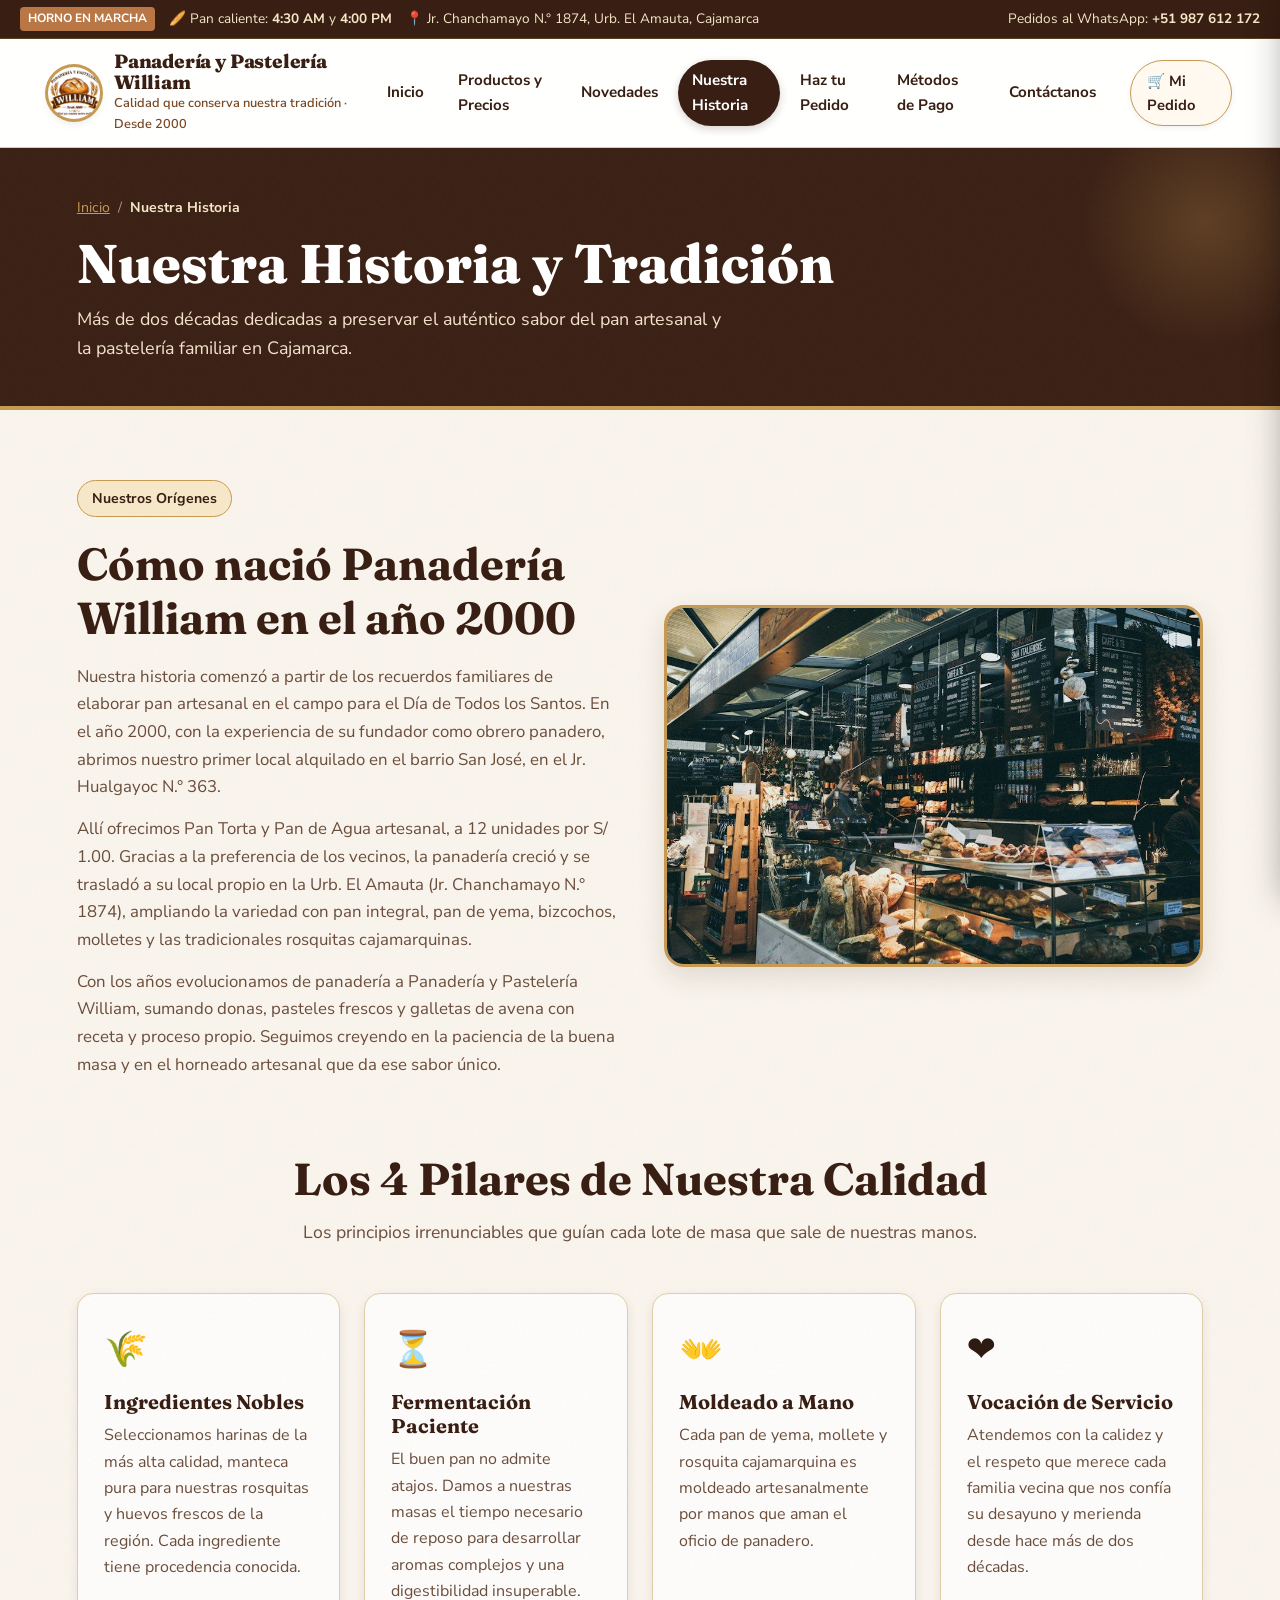
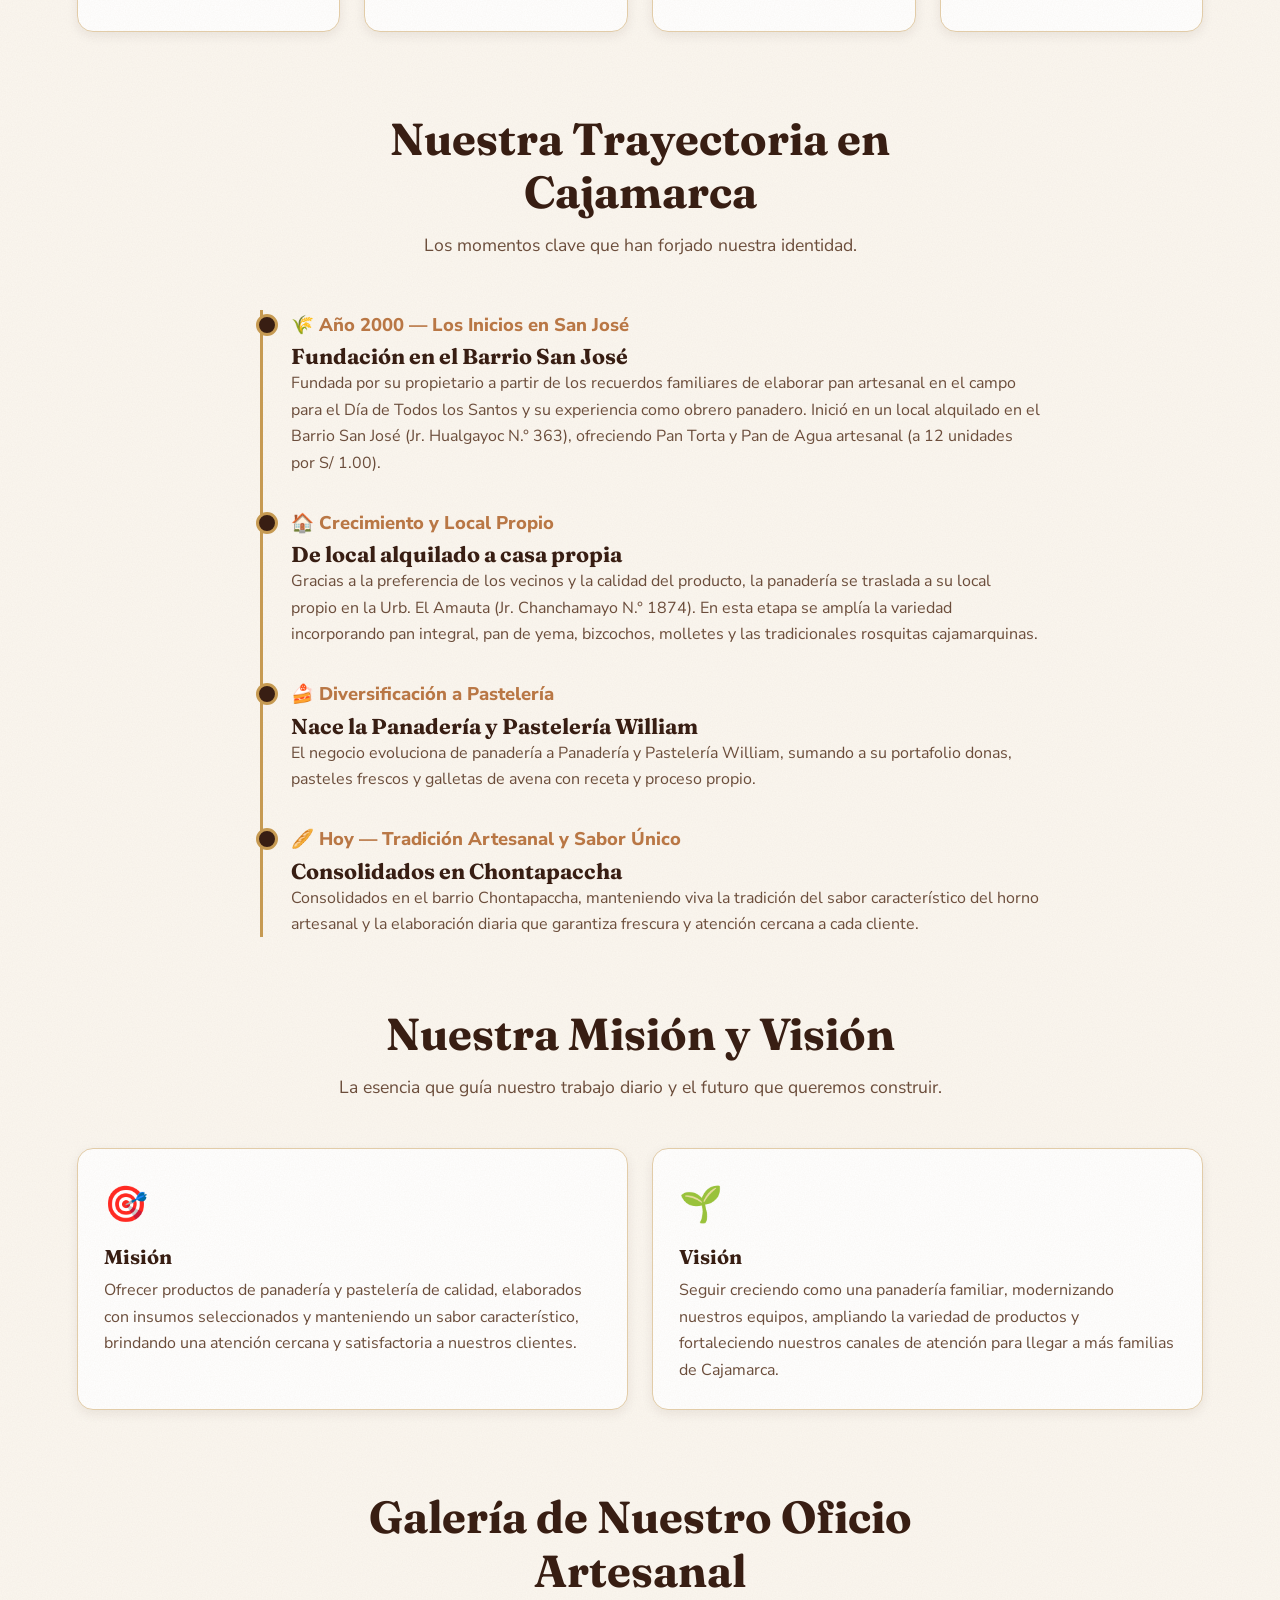
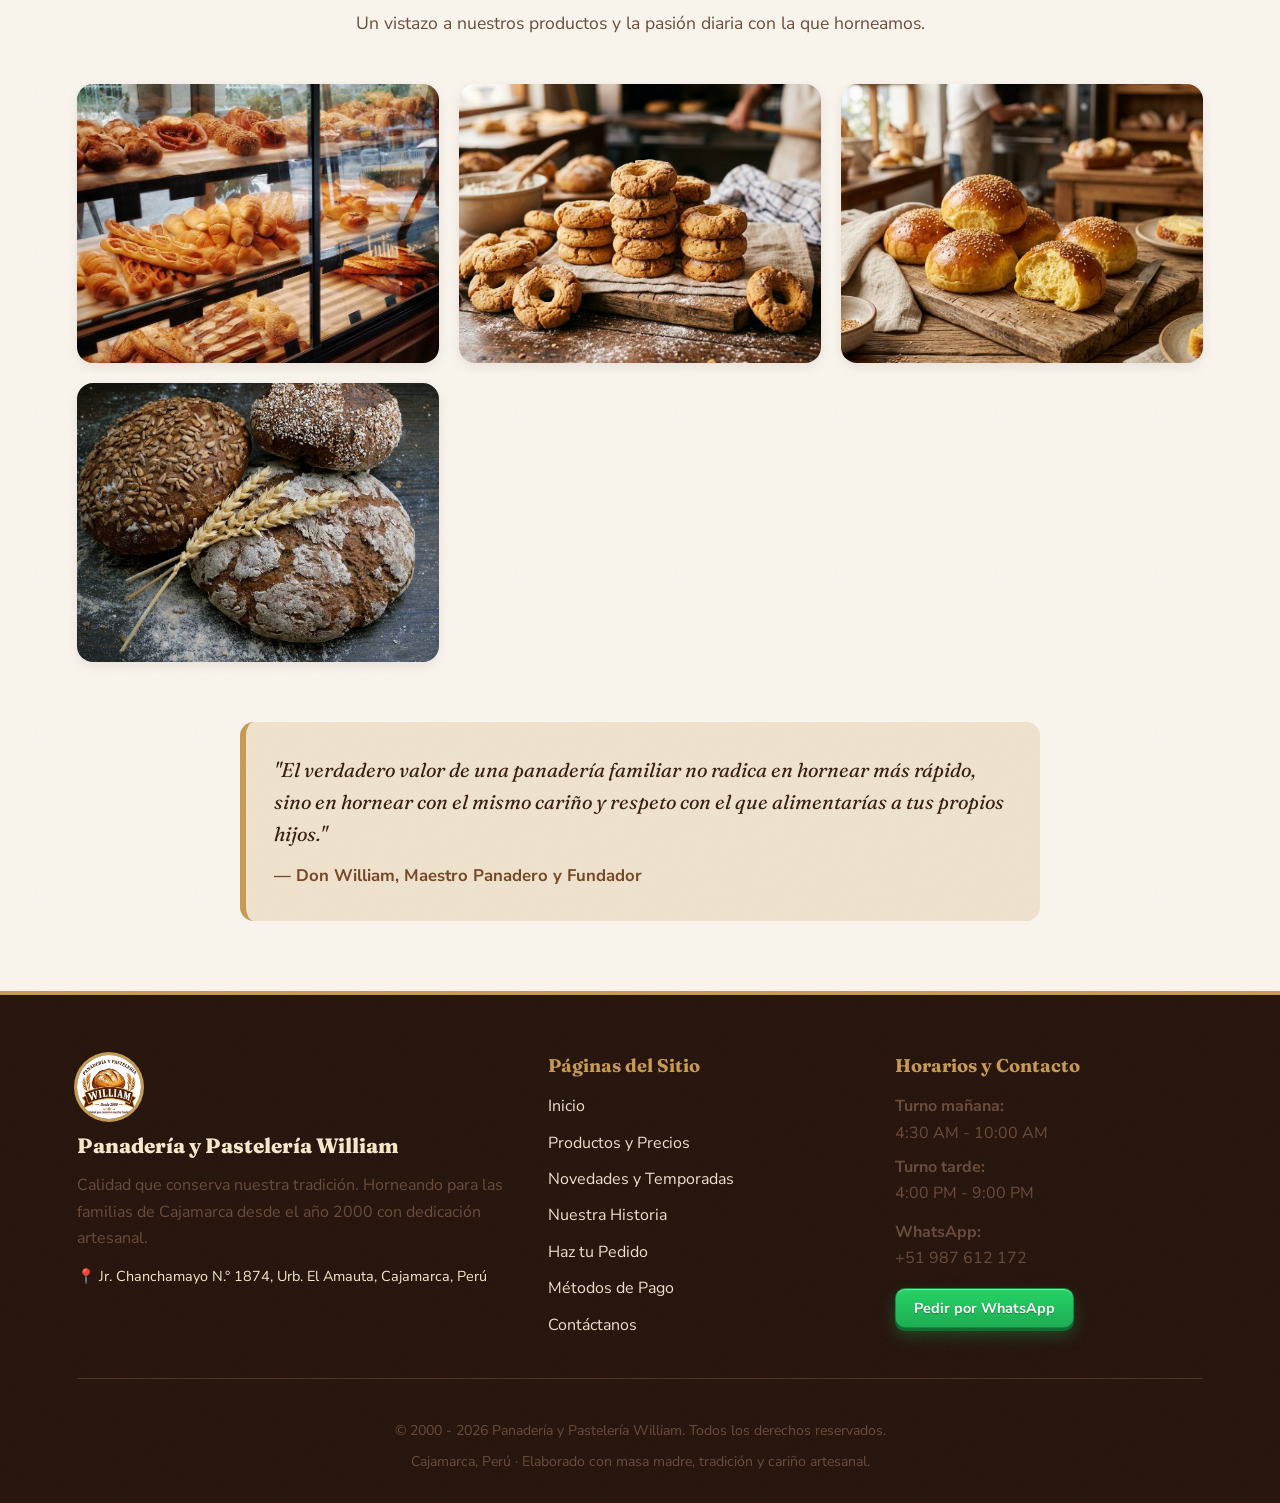
<file: pages/historia.html>
<!DOCTYPE html>
<html lang="es">
<head>
  <meta charset="utf-8">
  <meta name="viewport" content="width=device-width, initial-scale=1">
  <title>Nuestra Historia | Panadería y Pastelería William - Cajamarca</title>
  <meta name="description" content="Conoce la historia familiar de Panadería William en Cajamarca desde el 2000. Tradición panadera, pasión artesanal y recetas que perduran en el tiempo.">
  <meta name="theme-color" content="#381e13">
  <meta property="og:type" content="website">
  <meta property="og:site_name" content="Panadería y Pastelería William">
  <meta property="og:title" content="Nuestra Historia | Panadería y Pastelería William - Cajamarca">
  <meta property="og:description" content="Conoce la historia familiar de Panadería William en Cajamarca desde el 2000. Tradición panadera, pasión artesanal y recetas que perduran en el tiempo.">
  <meta property="og:url" content="https://brayan44959.github.io/bakery-website/pages/historia.html">
  <meta property="og:image" content="https://brayan44959.github.io/bakery-website/img/hero.jpg">
  <meta name="twitter:card" content="summary_large_image">
  <link rel="icon" href="../img/logo.jpg">
  <link rel="preconnect" href="https://fonts.googleapis.com">
  <link rel="preconnect" href="https://fonts.gstatic.com" crossorigin>
  <link href="https://fonts.googleapis.com/css2?family=Fraunces:opsz,wght@9..144,500;9..144,700;9..144,800&family=Nunito+Sans:wght@400;600;700;800&display=swap" rel="stylesheet">
  <link rel="stylesheet" href="../css/styles.css">
</head>
<body>

  <!-- Barra Superior -->
  <aside class="top-bar" aria-label="Aviso y contacto">
    <div class="top-bar-left">
      <span class="top-badge">Horno en marcha</span>
      <span>🥖 Pan caliente: <b class="hot-bread-am">4:30 AM</b> y <b class="hot-bread-pm">4:00 PM</b></span>
      <span>📍 <span class="address-display">Jr. Chanchamayo 1874, Urb. El Amauta, Cajamarca</span></span>
    </div>
    <div class="top-bar-right">
      <span>Pedidos al WhatsApp: <b class="phone-display">+51 987 612 172</b></span>
    </div>
  </aside>

  <!-- Encabezado Principal con Navegación -->
  <header>
    <a class="brand" href="../index.html">
      <img src="../img/logo.jpg" alt="Logo de Panadería y Pastelería William">
      <div class="brand-text">
        <b>Panadería y Pastelería William</b>
        <small>Calidad que conserva nuestra tradición · Desde 2000</small>
      </div>
    </a>

    <!-- Navegación de Escritorio -->
    <nav class="main-nav" aria-label="Menú principal">
      <a href="../index.html">Inicio</a>
      <a href="productos.html">Productos y Precios</a>
      <a href="novedades.html">Novedades</a>
      <a href="historia.html" class="active">Nuestra Historia</a>
      <a href="pedidos.html">Haz tu Pedido</a>
      <a href="pagos.html">Métodos de Pago</a>
      <a href="contacto.html">Contáctanos</a>
    </nav>

    <!-- Acciones de Encabezado -->
    <div class="header-actions">
      <a href="pedidos.html" class="cart-btn" aria-label="Ver lista de pedidos">
        <span>🛒 Mi Pedido</span>
        <span class="cart-badge" style="display:none">0</span>
      </a>
      <button id="burger" class="burger" aria-label="Abrir menú" aria-expanded="false" aria-controls="drawer">
        <i></i><i></i><i></i>
      </button>
    </div>
  </header>

  <!-- Menú Lateral Móvil (Drawer) -->
  <div id="scrim"></div>
  <aside id="drawer" aria-hidden="true" aria-label="Menú de navegación para móviles">
    <div class="drawer-header">
      <span class="drawer-title">Menú Principal</span>
      <span style="font-size:0.85rem; color:var(--oro)">Cajamarca</span>
    </div>
    <nav>
      <a href="../index.html"><span>🏠 Inicio</span> <span>→</span></a>
      <a href="productos.html"><span>🥖 Productos y Precios</span> <span>→</span></a>
      <a href="novedades.html"><span>✨ Novedades y Temporadas</span> <span>→</span></a>
      <a href="historia.html" class="active"><span>🌾 Nuestra Historia</span> <span>→</span></a>
      <a href="pedidos.html"><span>📝 Haz tu Pedido</span> <span>→</span></a>
      <a href="pagos.html"><span>💳 Métodos de Pago</span> <span>→</span></a>
      <a href="contacto.html"><span>📍 Contáctanos</span> <span>→</span></a>
    </nav>
    <div class="drawer-info">
      <b>Panadería y Pastelería William</b>
      <p>Jr. Chanchamayo 1874, Urb. El Amauta, Cajamarca</p>
      <p style="margin-top:6px">WhatsApp: <b class="phone-display">+51 987 612 172</b></p>
    </div>
  </aside>

  <!-- Contenido de Historia -->
  <main>
    <section class="page-header">
      <div class="breadcrumbs">
        <a href="../index.html">Inicio</a> <span>/</span> <b>Nuestra Historia</b>
      </div>
      <h1>Nuestra Historia y Tradición</h1>
      <p>Más de dos décadas dedicadas a preservar el auténtico sabor del pan artesanal y la pastelería familiar en Cajamarca.</p>
    </section>

    <section class="section">
      <div class="history-intro">
        <div class="history-text">
          <span class="hero-tag">Nuestros Orígenes</span>
          <h2>Cómo nació Panadería William en el año 2000</h2>
          <p>Nuestra historia comenzó a partir de los recuerdos familiares de elaborar pan artesanal en el campo para el Día de Todos los Santos. En el año 2000, con la experiencia de su fundador como obrero panadero, abrimos nuestro primer local alquilado en el barrio San José, en el Jr. Hualgayoc N.° 363.</p>
          <p>Allí ofrecimos Pan Torta y Pan de Agua artesanal, a 12 unidades por S/ 1.00. Gracias a la preferencia de los vecinos, la panadería creció y se trasladó a su local propio en la Urb. El Amauta (Jr. Chanchamayo N.° 1874), ampliando la variedad con pan integral, pan de yema, bizcochos, molletes y las tradicionales rosquitas cajamarquinas.</p>
          <p>Con los años evolucionamos de panadería a Panadería y Pastelería William, sumando donas, pasteles frescos y galletas de avena con receta y proceso propio. Seguimos creyendo en la paciencia de la buena masa y en el horneado artesanal que da ese sabor único.</p>
        </div>
        <div style="border-radius:20px; overflow:hidden; box-shadow:var(--shadow-md); border:3px solid var(--oro);">
          <img src="../img/historia-taller.jpg" alt="Interior y mostrador de Panadería William">
        </div>
      </div>

      <!-- Los 4 Pilares -->
      <div style="margin-top:60px;">
        <div class="section-head">
          <h2>Los 4 Pilares de Nuestra Calidad</h2>
          <p>Los principios irrenunciables que guían cada lote de masa que sale de nuestras manos.</p>
        </div>
        <div class="pillars-grid">
          <div class="pillar-card">
            <div class="pillar-icon">🌾</div>
            <h3>Ingredientes Nobles</h3>
            <p>Seleccionamos harinas de la más alta calidad, manteca pura para nuestras rosquitas y huevos frescos de la región. Cada ingrediente tiene procedencia conocida.</p>
          </div>

          <div class="pillar-card">
            <div class="pillar-icon">⏳</div>
            <h3>Fermentación Paciente</h3>
            <p>El buen pan no admite atajos. Damos a nuestras masas el tiempo necesario de reposo para desarrollar aromas complejos y una digestibilidad insuperable.</p>
          </div>

          <div class="pillar-card">
            <div class="pillar-icon">👐</div>
            <h3>Moldeado a Mano</h3>
            <p>Cada pan de yema, mollete y rosquita cajamarquina es moldeado artesanalmente por manos que aman el oficio de panadero.</p>
          </div>

          <div class="pillar-card">
            <div class="pillar-icon">❤️</div>
            <h3>Vocación de Servicio</h3>
            <p>Atendemos con la calidez y el respeto que merece cada familia vecina que nos confía su desayuno y merienda desde hace más de dos décadas.</p>
          </div>
        </div>
      </div>

      <!-- Línea de Tiempo -->
      <div style="margin-top:80px; max-width:800px; margin-left:auto; margin-right:auto;">
        <div class="section-head">
          <h2>Nuestra Trayectoria en Cajamarca</h2>
          <p>Los momentos clave que han forjado nuestra identidad.</p>
        </div>
        <div class="timeline">
          <div class="timeline-item">
            <div class="timeline-year">🌾 Año 2000 — Los Inicios en San José</div>
            <h3>Fundación en el Barrio San José</h3>
            <p>Fundada por su propietario a partir de los recuerdos familiares de elaborar pan artesanal en el campo para el Día de Todos los Santos y su experiencia como obrero panadero. Inició en un local alquilado en el Barrio San José (Jr. Hualgayoc N.° 363), ofreciendo Pan Torta y Pan de Agua artesanal (a 12 unidades por S/ 1.00).</p>
          </div>

          <div class="timeline-item">
            <div class="timeline-year">🏠 Crecimiento y Local Propio</div>
            <h3>De local alquilado a casa propia</h3>
            <p>Gracias a la preferencia de los vecinos y la calidad del producto, la panadería se traslada a su local propio en la Urb. El Amauta (Jr. Chanchamayo N.° 1874). En esta etapa se amplía la variedad incorporando pan integral, pan de yema, bizcochos, molletes y las tradicionales rosquitas cajamarquinas.</p>
          </div>

          <div class="timeline-item">
            <div class="timeline-year">🍰 Diversificación a Pastelería</div>
            <h3>Nace la Panadería y Pastelería William</h3>
            <p>El negocio evoluciona de panadería a Panadería y Pastelería William, sumando a su portafolio donas, pasteles frescos y galletas de avena con receta y proceso propio.</p>
          </div>

          <div class="timeline-item">
            <div class="timeline-year">🥖 Hoy — Tradición Artesanal y Sabor Único</div>
            <h3>Consolidados en Chontapaccha</h3>
            <p>Consolidados en el barrio Chontapaccha, manteniendo viva la tradición del sabor característico del horno artesanal y la elaboración diaria que garantiza frescura y atención cercana a cada cliente.</p>
          </div>
        </div>
      </div>

      <!-- Misión y Visión -->
      <div style="margin-top:70px;">
        <div class="section-head">
          <h2>Nuestra Misión y Visión</h2>
          <p>La esencia que guía nuestro trabajo diario y el futuro que queremos construir.</p>
        </div>
        <div class="mission-grid">
          <div class="pillar-card">
            <div class="pillar-icon">🎯</div>
            <h3>Misión</h3>
            <p>Ofrecer productos de panadería y pastelería de calidad, elaborados con insumos seleccionados y manteniendo un sabor característico, brindando una atención cercana y satisfactoria a nuestros clientes.</p>
          </div>
          <div class="pillar-card">
            <div class="pillar-icon">🌱</div>
            <h3>Visión</h3>
            <p>Seguir creciendo como una panadería familiar, modernizando nuestros equipos, ampliando la variedad de productos y fortaleciendo nuestros canales de atención para llegar a más familias de Cajamarca.</p>
          </div>
        </div>
      </div>

      <!-- Galería del Oficio -->
      <div style="margin-top:80px;">
        <div class="section-head">
          <h2>Galería de Nuestro Oficio Artesanal</h2>
          <p>Un vistazo a nuestros productos y la pasión diaria con la que horneamos.</p>
        </div>
        <div class="gallery-grid">
          <div class="gallery-item"><img src="../img/horno-artesanal.jpg" alt="Vitrinas con pan recién horneado"></div>
          <div class="gallery-item"><img src="../img/productos/rosquitas.jpg" alt="Rosquitas cajamarquinas saliendo del horno"></div>
          <div class="gallery-item"><img src="../img/productos/pan-de-yema.jpg" alt="Pan de yema dorado con ajonjolí"></div>
          <div class="gallery-item"><img src="../img/hero.jpg" alt="Mesa de panes rústicos"></div>
        </div>
      </div>

      <!-- Cita del Fundador -->
      <div style="background:var(--crema-dark) var(--kraft); border-left:6px solid var(--oro); border-radius:14px; padding:32px 28px; margin-top:60px; max-width:800px; margin-left:auto; margin-right:auto;">
        <p style="font:italic 1.25rem/1.6 Fraunces, Georgia, serif; color:var(--cacao); margin-bottom:12px;">"El verdadero valor de una panadería familiar no radica en hornear más rápido, sino en hornear con el mismo cariño y respeto con el que alimentarías a tus propios hijos."</p>
        <b style="color:var(--tostado); font-size:1.05rem;">— Don William, Maestro Panadero y Fundador</b>
      </div>
    </section>
  </main>

  <!-- Píldora Flotante del Carrito -->
  <a href="pedidos.html" class="floating-cart-pill" id="floating-cart" aria-label="Ver pedido en curso">
    <span>🛒</span>
    <span class="floating-cart-txt"><b>0</b> productos</span>
    <span>→</span>
  </a>

  <!-- Pie de Página -->
  <footer>
    <div class="footer-top">
      <div class="footer-brand">
        <img src="../img/logo.jpg" alt="Panadería y Pastelería William">
        <b>Panadería y Pastelería William</b>
        <p>Calidad que conserva nuestra tradición. Horneando para las familias de Cajamarca desde el año 2000 con dedicación artesanal.</p>
        <p style="font-size:0.9rem; color:var(--oro-light);">📍 Jr. Chanchamayo N.° 1874, Urb. El Amauta, Cajamarca, Perú</p>
      </div>
      <div class="footer-col">
        <h4>Páginas del Sitio</h4>
        <ul class="footer-links">
          <li><a href="../index.html">Inicio</a></li>
          <li><a href="productos.html">Productos y Precios</a></li>
          <li><a href="novedades.html">Novedades y Temporadas</a></li>
          <li><a href="historia.html">Nuestra Historia</a></li>
          <li><a href="pedidos.html">Haz tu Pedido</a></li>
          <li><a href="pagos.html">Métodos de Pago</a></li>
          <li><a href="contacto.html">Contáctanos</a></li>
        </ul>
      </div>
      <div class="footer-col">
        <h4>Horarios y Contacto</h4>
        <p><b>Turno mañana:</b><br><span class="hours-morning">4:30 AM - 10:00 AM</span></p>
        <p style="margin-top:8px"><b>Turno tarde:</b><br><span class="hours-afternoon">4:00 PM - 9:00 PM</span></p>
        <p style="margin-top:12px"><b>WhatsApp:</b><br><span class="phone-display">+51 987 612 172</span></p>
        <div style="margin-top:16px;">
          <a href="pedidos.html" class="btn small wa wa-link" data-msg="Hola Panadería William, quisiera hacer un pedido.">Pedir por WhatsApp</a>
        </div>
      </div>
    </div>
    <div class="footer-bottom">
      <p>© 2000 - 2026 Panadería y Pastelería William. Todos los derechos reservados.</p>
      <p>Cajamarca, Perú · Elaborado con masa madre, tradición y cariño artesanal.</p>
    </div>
  </footer>

  <script src="../js/data.js"></script>
  <script src="../js/app.js"></script>
</body>
</html>
</file>
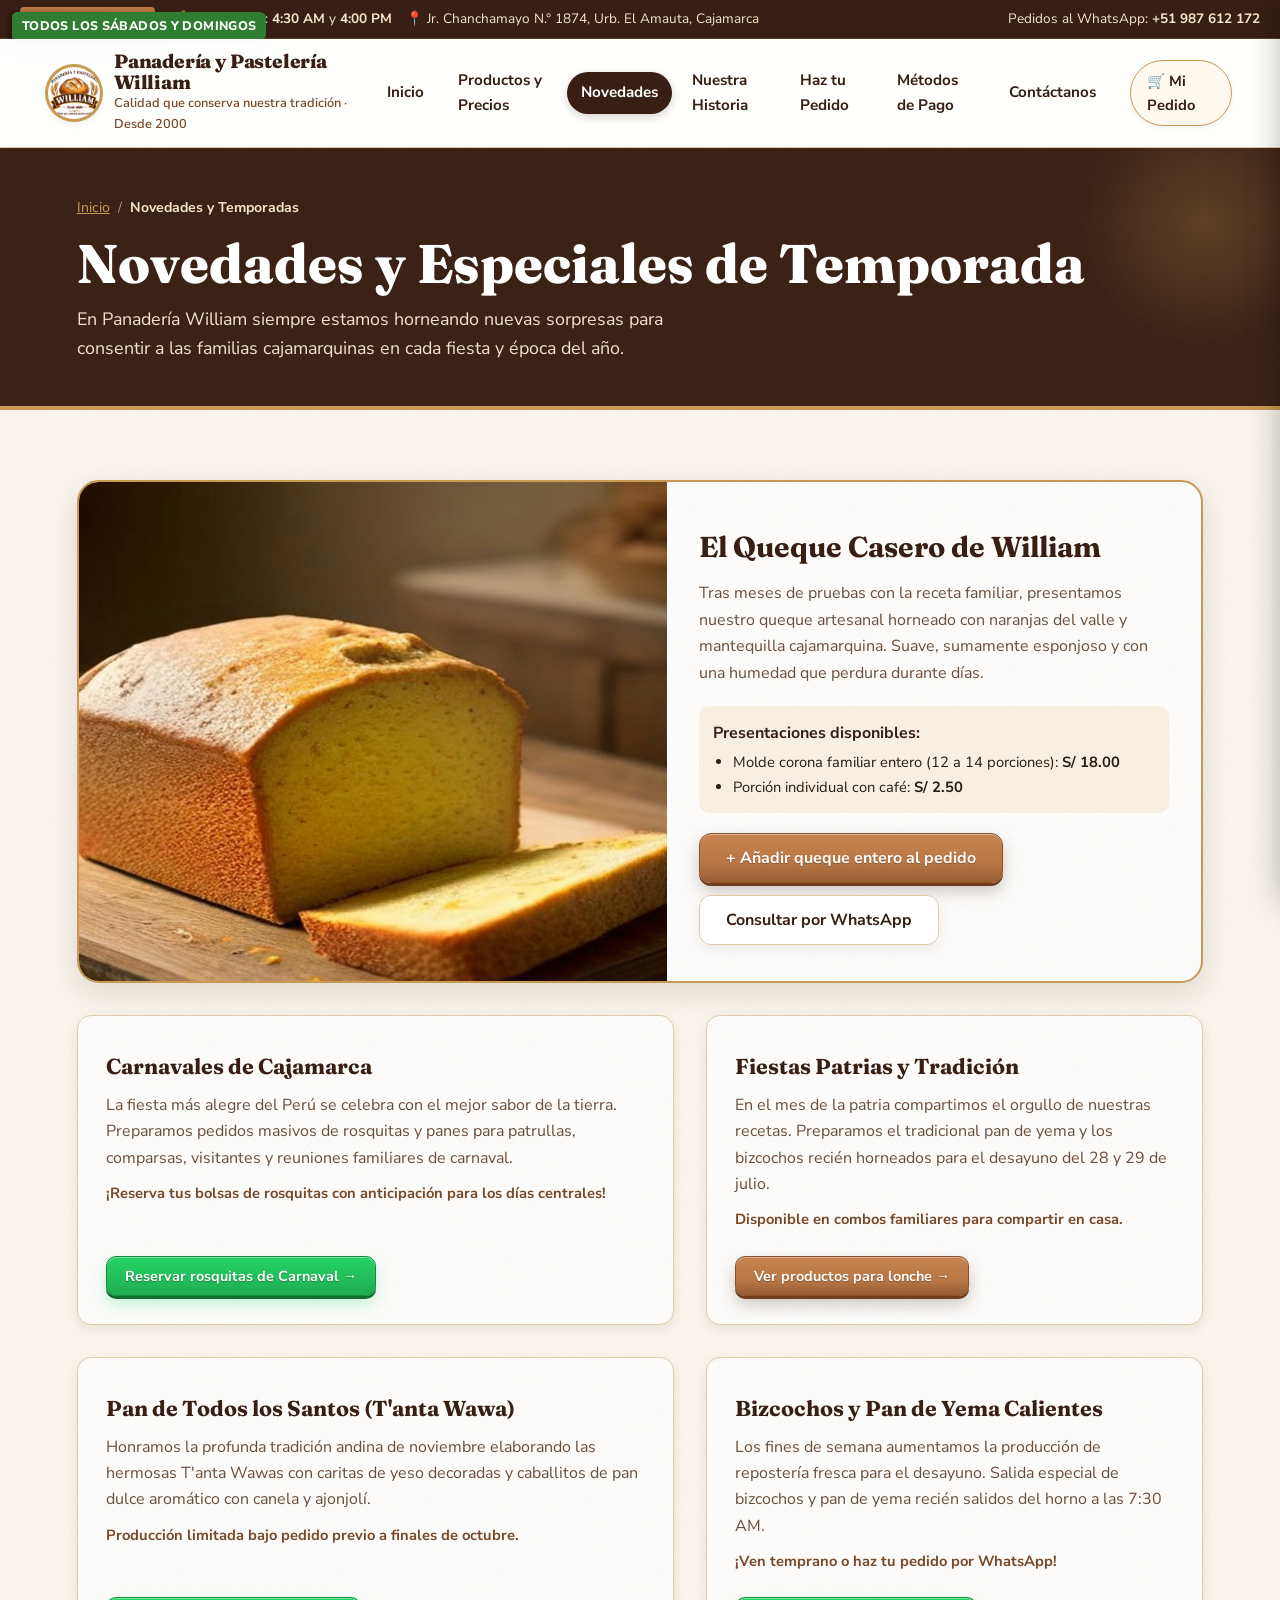
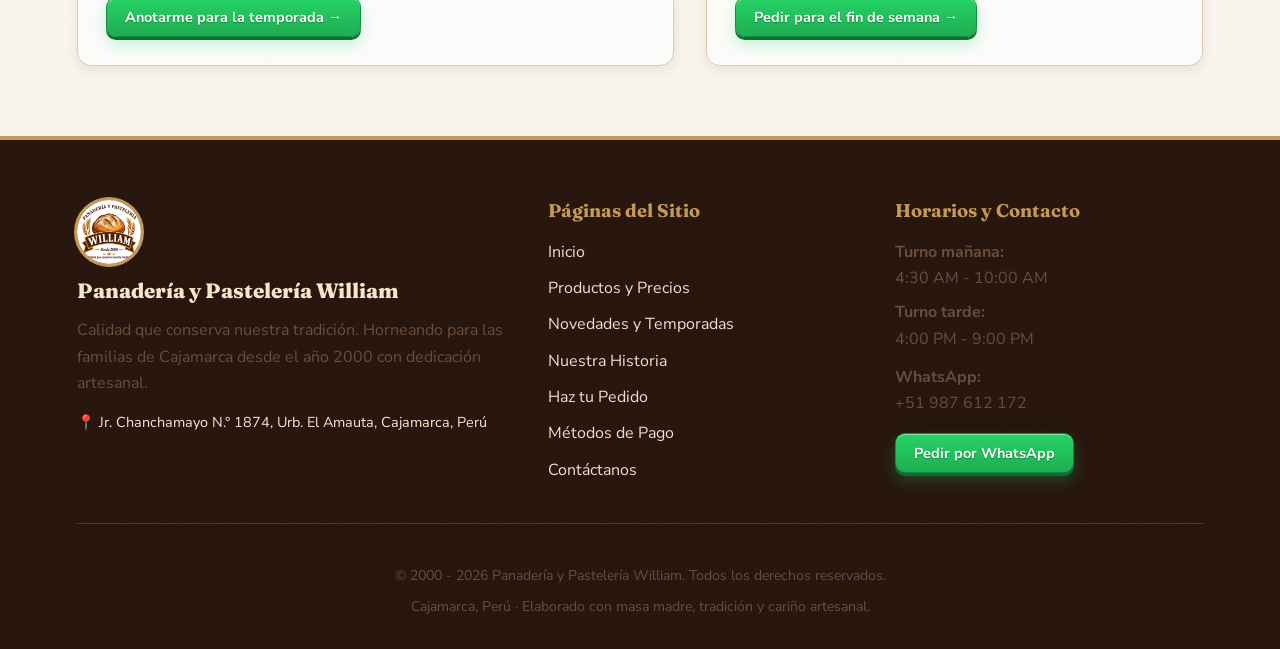
<file: pages/novedades.html>
<!DOCTYPE html>
<html lang="es">
<head>
  <meta charset="utf-8">
  <meta name="viewport" content="width=device-width, initial-scale=1">
  <title>Novedades y Temporadas | Panadería y Pastelería William</title>
  <meta name="description" content="Conoce los nuevos lanzamientos de Panadería William en Cajamarca: el queque de la casa, especiales de Carnavales, Fiestas Patrias y Todos los Santos.">
  <meta name="theme-color" content="#381e13">
  <meta property="og:type" content="website">
  <meta property="og:site_name" content="Panadería y Pastelería William">
  <meta property="og:title" content="Novedades y Temporadas | Panadería y Pastelería William">
  <meta property="og:description" content="Conoce los nuevos lanzamientos de Panadería William en Cajamarca: el queque de la casa, especiales de Carnavales, Fiestas Patrias y Todos los Santos.">
  <meta property="og:url" content="https://brayan44959.github.io/bakery-website/pages/novedades.html">
  <meta property="og:image" content="https://brayan44959.github.io/bakery-website/img/hero.jpg">
  <meta name="twitter:card" content="summary_large_image">
  <link rel="icon" href="../img/logo.jpg">
  <link rel="preconnect" href="https://fonts.googleapis.com">
  <link rel="preconnect" href="https://fonts.gstatic.com" crossorigin>
  <link href="https://fonts.googleapis.com/css2?family=Fraunces:opsz,wght@9..144,500;9..144,700;9..144,800&family=Nunito+Sans:wght@400;600;700;800&display=swap" rel="stylesheet">
  <link rel="stylesheet" href="../css/styles.css">
</head>
<body>

  <!-- Barra Superior -->
  <aside class="top-bar" aria-label="Aviso y contacto">
    <div class="top-bar-left">
      <span class="top-badge">Horno en marcha</span>
      <span>🥖 Pan caliente: <b class="hot-bread-am">4:30 AM</b> y <b class="hot-bread-pm">4:00 PM</b></span>
      <span>📍 <span class="address-display">Jr. Chanchamayo 1874, Urb. El Amauta, Cajamarca</span></span>
    </div>
    <div class="top-bar-right">
      <span>Pedidos al WhatsApp: <b class="phone-display">+51 987 612 172</b></span>
    </div>
  </aside>

  <!-- Encabezado Principal con Navegación -->
  <header>
    <a class="brand" href="../index.html">
      <img src="../img/logo.jpg" alt="Logo de Panadería y Pastelería William">
      <div class="brand-text">
        <b>Panadería y Pastelería William</b>
        <small>Calidad que conserva nuestra tradición · Desde 2000</small>
      </div>
    </a>

    <!-- Navegación de Escritorio -->
    <nav class="main-nav" aria-label="Menú principal">
      <a href="../index.html">Inicio</a>
      <a href="productos.html">Productos y Precios</a>
      <a href="novedades.html" class="active">Novedades</a>
      <a href="historia.html">Nuestra Historia</a>
      <a href="pedidos.html">Haz tu Pedido</a>
      <a href="pagos.html">Métodos de Pago</a>
      <a href="contacto.html">Contáctanos</a>
    </nav>

    <!-- Acciones de Encabezado -->
    <div class="header-actions">
      <a href="pedidos.html" class="cart-btn" aria-label="Ver lista de pedidos">
        <span>🛒 Mi Pedido</span>
        <span class="cart-badge" style="display:none">0</span>
      </a>
      <button id="burger" class="burger" aria-label="Abrir menú" aria-expanded="false" aria-controls="drawer">
        <i></i><i></i><i></i>
      </button>
    </div>
  </header>

  <!-- Menú Lateral Móvil (Drawer) -->
  <div id="scrim"></div>
  <aside id="drawer" aria-hidden="true" aria-label="Menú de navegación para móviles">
    <div class="drawer-header">
      <span class="drawer-title">Menú Principal</span>
      <span style="font-size:0.85rem; color:var(--oro)">Cajamarca</span>
    </div>
    <nav>
      <a href="../index.html"><span>🏠 Inicio</span> <span>→</span></a>
      <a href="productos.html"><span>🥖 Productos y Precios</span> <span>→</span></a>
      <a href="novedades.html" class="active"><span>✨ Novedades y Temporadas</span> <span>→</span></a>
      <a href="historia.html"><span>🌾 Nuestra Historia</span> <span>→</span></a>
      <a href="pedidos.html"><span>📝 Haz tu Pedido</span> <span>→</span></a>
      <a href="pagos.html"><span>💳 Métodos de Pago</span> <span>→</span></a>
      <a href="contacto.html"><span>📍 Contáctanos</span> <span>→</span></a>
    </nav>
    <div class="drawer-info">
      <b>Panadería y Pastelería William</b>
      <p>Jr. Chanchamayo 1874, Urb. El Amauta, Cajamarca</p>
      <p style="margin-top:6px">WhatsApp: <b class="phone-display">+51 987 612 172</b></p>
    </div>
  </aside>

  <!-- Contenido de Novedades -->
  <main>
    <section class="page-header">
      <div class="breadcrumbs">
        <a href="../index.html">Inicio</a> <span>/</span> <b>Novedades y Temporadas</b>
      </div>
      <h1>Novedades y Especiales de Temporada</h1>
      <p>En Panadería William siempre estamos horneando nuevas sorpresas para consentir a las familias cajamarquinas en cada fiesta y época del año.</p>
    </section>

    <section class="section">
      <div class="news-grid">
        <!-- Lanzamiento Principal: El Queque de William -->
        <article class="news-card-hero">
          <img src="../img/productos/queque.jpg" alt="Queque casero de William recién horneado">
          <div class="news-card-body">
            <span class="product-badge badge-hot">¡Gran Lanzamiento!</span>
            <h3>El Queque Casero de William</h3>
            <p>Tras meses de pruebas con la receta familiar, presentamos nuestro queque artesanal horneado con naranjas del valle y mantequilla cajamarquina. Suave, sumamente esponjoso y con una humedad que perdura durante días.</p>
            <div style="margin:20px 0; padding:14px; background:#f7efe2; border-radius:10px;">
              <p style="font-weight:700; color:var(--cacao); margin-bottom:4px;">Presentaciones disponibles:</p>
              <ul style="list-style:disc; margin-left:20px; font-size:0.92rem;">
                <li>Molde corona familiar entero (12 a 14 porciones): <b>S/ 18.00</b></li>
                <li>Porción individual con café: <b>S/ 2.50</b></li>
              </ul>
            </div>
            <div style="display:flex; gap:12px; flex-wrap:wrap;">
              <button class="btn" data-add="queque">+ Añadir queque entero al pedido</button>
              <button class="btn ghost wa-link" data-msg="Hola Panadería William, quisiera consultar por el Queque Casero de William.">Consultar por WhatsApp</button>
            </div>
          </div>
        </article>

        <!-- Especial de Carnavales -->
        <article class="news-item">
          <div>
            <span class="product-badge badge-gold">Febrero - Marzo</span>
            <h3>Carnavales de Cajamarca</h3>
            <p>La fiesta más alegre del Perú se celebra con el mejor sabor de la tierra. Preparamos pedidos masivos de rosquitas y panes para patrullas, comparsas, visitantes y reuniones familiares de carnaval.</p>
            <p style="margin-top:10px; font-size:0.92rem; color:var(--tostado); font-weight:700;">¡Reserva tus bolsas de rosquitas con anticipación para los días centrales!</p>
          </div>
          <div style="margin-top:24px;">
            <a href="pedidos.html" class="btn small wa wa-link" data-msg="Hola Panadería William, quisiera reservar rosquitas para los días de Carnaval.">Reservar rosquitas de Carnaval →</a>
          </div>
        </article>

        <!-- Fiestas Patrias y Lonches -->
        <article class="news-item">
          <div>
            <span class="product-badge badge-classic">Julio</span>
            <h3>Fiestas Patrias y Tradición</h3>
            <p>En el mes de la patria compartimos el orgullo de nuestras recetas. Preparamos el tradicional pan de yema y los bizcochos recién horneados para el desayuno del 28 y 29 de julio.</p>
            <p style="margin-top:10px; font-size:0.92rem; color:var(--tostado); font-weight:700;">Disponible en combos familiares para compartir en casa.</p>
          </div>
          <div style="margin-top:24px;">
            <a href="productos.html" class="btn small">Ver productos para lonche →</a>
          </div>
        </article>

        <!-- Pan de Todos los Santos (T'anta Wawa) -->
        <article class="news-item">
          <div>
            <span class="product-badge badge-sweet">Noviembre</span>
            <h3>Pan de Todos los Santos (T'anta Wawa)</h3>
            <p>Honramos la profunda tradición andina de noviembre elaborando las hermosas T'anta Wawas con caritas de yeso decoradas y caballitos de pan dulce aromático con canela y ajonjolí.</p>
            <p style="margin-top:10px; font-size:0.92rem; color:var(--tostado); font-weight:700;">Producción limitada bajo pedido previo a finales de octubre.</p>
          </div>
          <div style="margin-top:24px;">
            <a href="pedidos.html" class="btn small wa wa-link" data-msg="Hola Panadería William, quisiera anotarme para la temporada de T'anta Wawas de Todos los Santos.">Anotarme para la temporada →</a>
          </div>
        </article>

        <!-- Fin de semana especial -->
        <article class="news-item">
          <div>
            <span class="product-badge badge-green">Todos los Sábados y Domingos</span>
            <h3>Bizcochos y Pan de Yema Calientes</h3>
            <p>Los fines de semana aumentamos la producción de repostería fresca para el desayuno. Salida especial de bizcochos y pan de yema recién salidos del horno a las 7:30 AM.</p>
            <p style="margin-top:10px; font-size:0.92rem; color:var(--tostado); font-weight:700;">¡Ven temprano o haz tu pedido por WhatsApp!</p>
          </div>
          <div style="margin-top:24px;">
            <a href="pedidos.html" class="btn small wa wa-link" data-msg="Hola Panadería William, quisiera pedir bizcochos y pan de yema para el fin de semana.">Pedir para el fin de semana →</a>
          </div>
        </article>
      </div>
    </section>
  </main>

  <!-- Píldora Flotante del Carrito -->
  <a href="pedidos.html" class="floating-cart-pill" id="floating-cart" aria-label="Ver pedido en curso">
    <span>🛒</span>
    <span class="floating-cart-txt"><b>0</b> productos</span>
    <span>→</span>
  </a>

  <!-- Pie de Página -->
  <footer>
    <div class="footer-top">
      <div class="footer-brand">
        <img src="../img/logo.jpg" alt="Panadería y Pastelería William">
        <b>Panadería y Pastelería William</b>
        <p>Calidad que conserva nuestra tradición. Horneando para las familias de Cajamarca desde el año 2000 con dedicación artesanal.</p>
        <p style="font-size:0.9rem; color:var(--oro-light);">📍 Jr. Chanchamayo N.° 1874, Urb. El Amauta, Cajamarca, Perú</p>
      </div>
      <div class="footer-col">
        <h4>Páginas del Sitio</h4>
        <ul class="footer-links">
          <li><a href="../index.html">Inicio</a></li>
          <li><a href="productos.html">Productos y Precios</a></li>
          <li><a href="novedades.html">Novedades y Temporadas</a></li>
          <li><a href="historia.html">Nuestra Historia</a></li>
          <li><a href="pedidos.html">Haz tu Pedido</a></li>
          <li><a href="pagos.html">Métodos de Pago</a></li>
          <li><a href="contacto.html">Contáctanos</a></li>
        </ul>
      </div>
      <div class="footer-col">
        <h4>Horarios y Contacto</h4>
        <p><b>Turno mañana:</b><br><span class="hours-morning">4:30 AM - 10:00 AM</span></p>
        <p style="margin-top:8px"><b>Turno tarde:</b><br><span class="hours-afternoon">4:00 PM - 9:00 PM</span></p>
        <p style="margin-top:12px"><b>WhatsApp:</b><br><span class="phone-display">+51 987 612 172</span></p>
        <div style="margin-top:16px;">
          <a href="pedidos.html" class="btn small wa wa-link" data-msg="Hola Panadería William, quisiera hacer un pedido.">Pedir por WhatsApp</a>
        </div>
      </div>
    </div>
    <div class="footer-bottom">
      <p>© 2000 - 2026 Panadería y Pastelería William. Todos los derechos reservados.</p>
      <p>Cajamarca, Perú · Elaborado con masa madre, tradición y cariño artesanal.</p>
    </div>
  </footer>

  <script src="../js/data.js"></script>
  <script src="../js/app.js"></script>
</body>
</html>
</file>
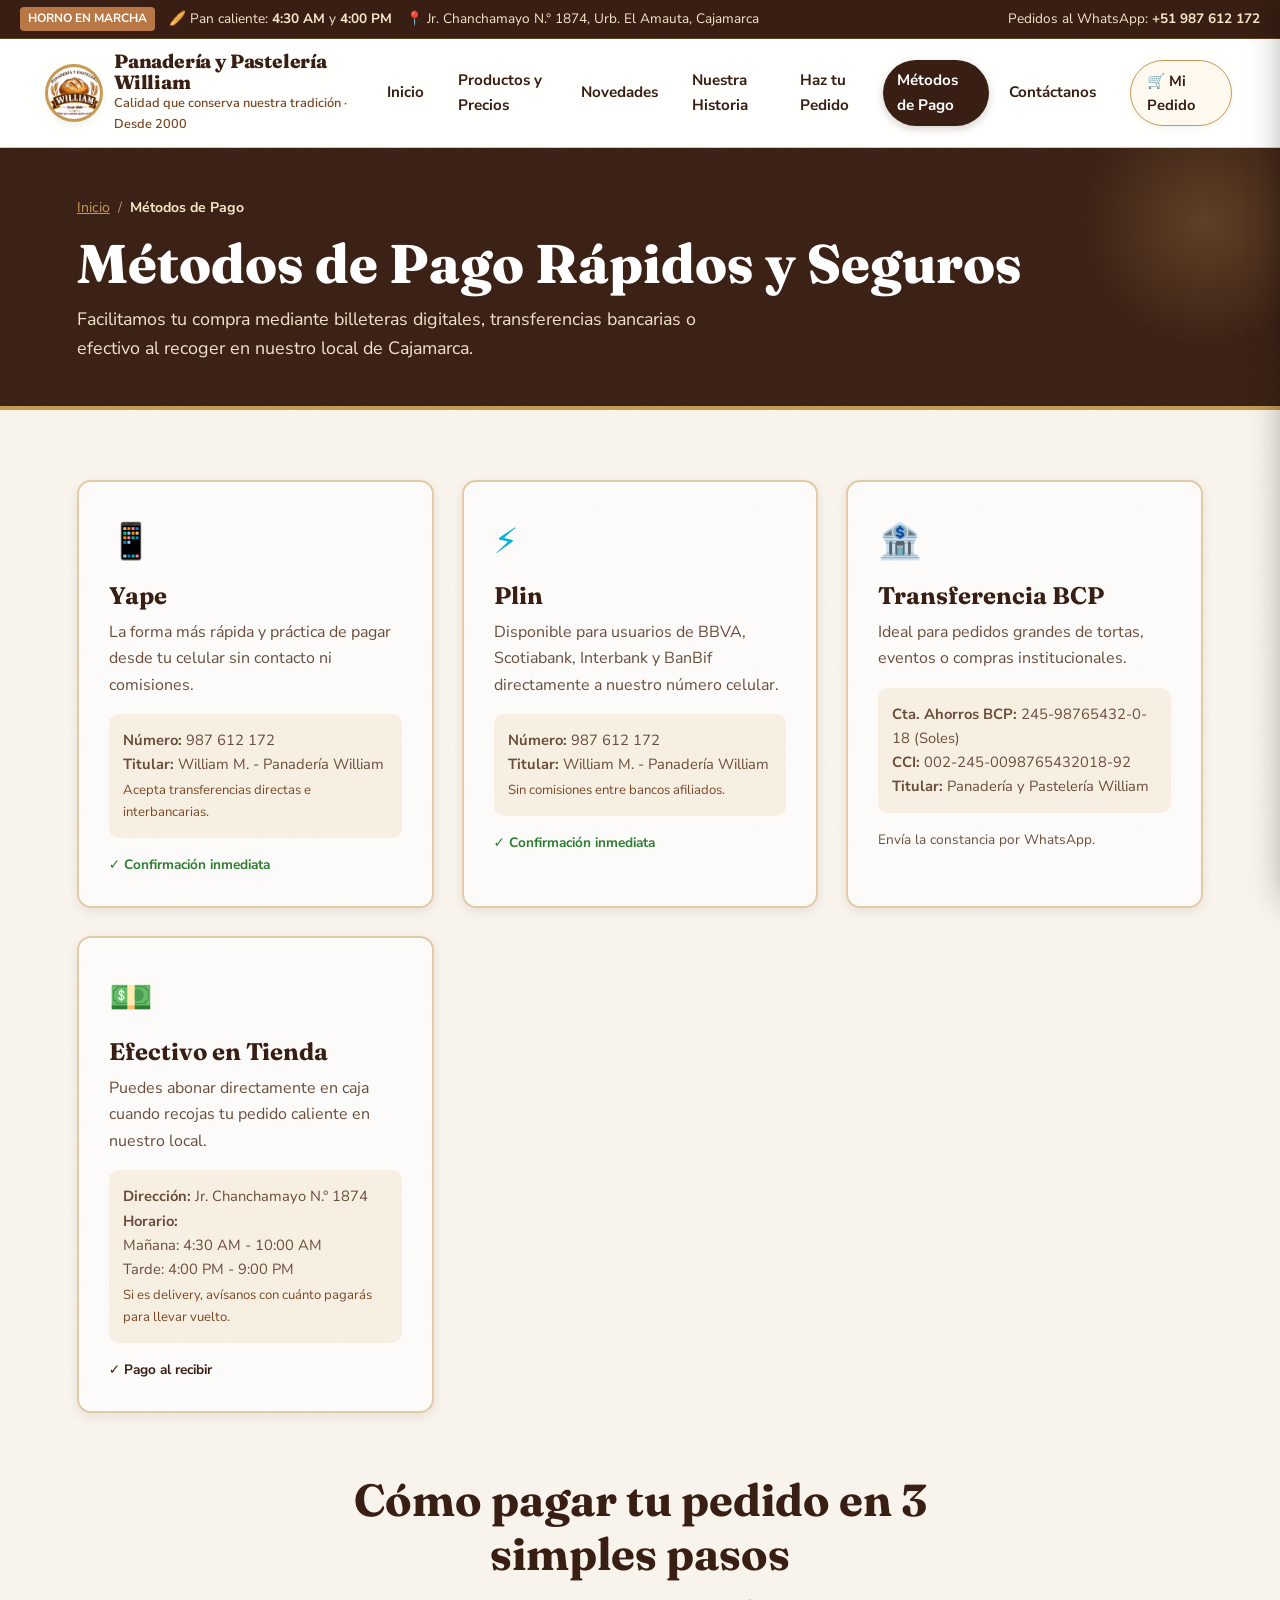
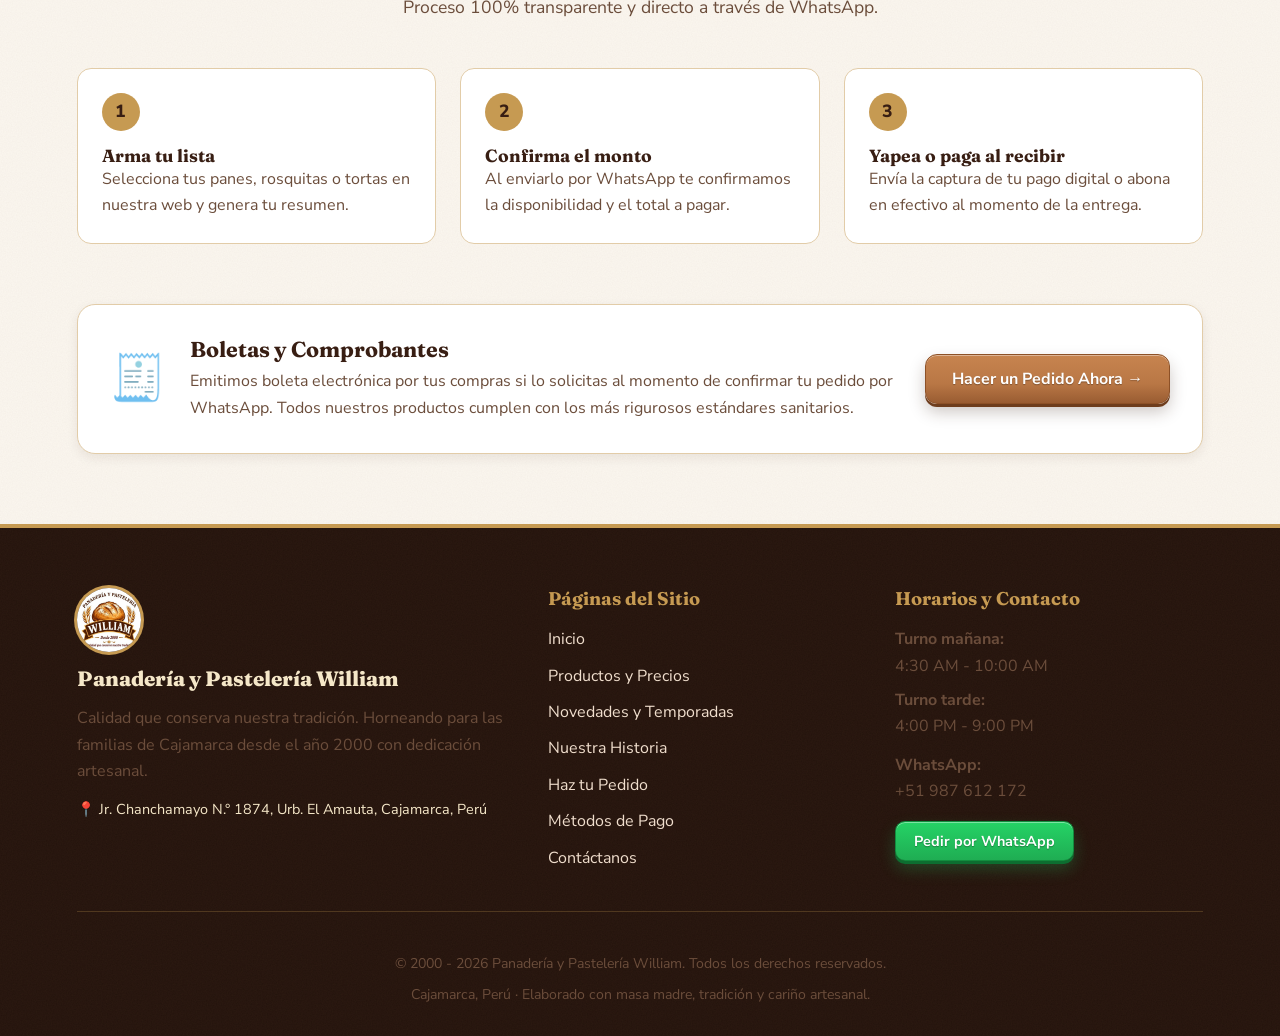
<file: pages/pagos.html>
<!DOCTYPE html>
<html lang="es">
<head>
  <meta charset="utf-8">
  <meta name="viewport" content="width=device-width, initial-scale=1">
  <title>Métodos de Pago | Panadería y Pastelería William - Cajamarca</title>
  <meta name="description" content="Conoce las formas de pago seguras de Panadería William: Yape, Plin, Transferencia BCP y Efectivo en local o contra entrega en Cajamarca.">
  <meta name="theme-color" content="#381e13">
  <meta property="og:type" content="website">
  <meta property="og:site_name" content="Panadería y Pastelería William">
  <meta property="og:title" content="Métodos de Pago | Panadería y Pastelería William - Cajamarca">
  <meta property="og:description" content="Conoce las formas de pago seguras de Panadería William: Yape, Plin, Transferencia BCP y Efectivo en local o contra entrega en Cajamarca.">
  <meta property="og:url" content="https://brayan44959.github.io/bakery-website/pages/pagos.html">
  <meta property="og:image" content="https://brayan44959.github.io/bakery-website/img/hero.jpg">
  <meta name="twitter:card" content="summary_large_image">
  <link rel="icon" href="../img/logo.jpg">
  <link rel="preconnect" href="https://fonts.googleapis.com">
  <link rel="preconnect" href="https://fonts.gstatic.com" crossorigin>
  <link href="https://fonts.googleapis.com/css2?family=Fraunces:opsz,wght@9..144,500;9..144,700;9..144,800&family=Nunito+Sans:wght@400;600;700;800&display=swap" rel="stylesheet">
  <link rel="stylesheet" href="../css/styles.css">
</head>
<body>

  <!-- Barra Superior -->
  <aside class="top-bar" aria-label="Aviso y contacto">
    <div class="top-bar-left">
      <span class="top-badge">Horno en marcha</span>
      <span>🥖 Pan caliente: <b class="hot-bread-am">4:30 AM</b> y <b class="hot-bread-pm">4:00 PM</b></span>
      <span>📍 <span class="address-display">Jr. Chanchamayo 1874, Urb. El Amauta, Cajamarca</span></span>
    </div>
    <div class="top-bar-right">
      <span>Pedidos al WhatsApp: <b class="phone-display">+51 987 612 172</b></span>
    </div>
  </aside>

  <!-- Encabezado Principal con Navegación -->
  <header>
    <a class="brand" href="../index.html">
      <img src="../img/logo.jpg" alt="Logo de Panadería y Pastelería William">
      <div class="brand-text">
        <b>Panadería y Pastelería William</b>
        <small>Calidad que conserva nuestra tradición · Desde 2000</small>
      </div>
    </a>

    <!-- Navegación de Escritorio -->
    <nav class="main-nav" aria-label="Menú principal">
      <a href="../index.html">Inicio</a>
      <a href="productos.html">Productos y Precios</a>
      <a href="novedades.html">Novedades</a>
      <a href="historia.html">Nuestra Historia</a>
      <a href="pedidos.html">Haz tu Pedido</a>
      <a href="pagos.html" class="active">Métodos de Pago</a>
      <a href="contacto.html">Contáctanos</a>
    </nav>

    <!-- Acciones de Encabezado -->
    <div class="header-actions">
      <a href="pedidos.html" class="cart-btn" aria-label="Ver lista de pedidos">
        <span>🛒 Mi Pedido</span>
        <span class="cart-badge" style="display:none">0</span>
      </a>
      <button id="burger" class="burger" aria-label="Abrir menú" aria-expanded="false" aria-controls="drawer">
        <i></i><i></i><i></i>
      </button>
    </div>
  </header>

  <!-- Menú Lateral Móvil (Drawer) -->
  <div id="scrim"></div>
  <aside id="drawer" aria-hidden="true" aria-label="Menú de navegación para móviles">
    <div class="drawer-header">
      <span class="drawer-title">Menú Principal</span>
      <span style="font-size:0.85rem; color:var(--oro)">Cajamarca</span>
    </div>
    <nav>
      <a href="../index.html"><span>🏠 Inicio</span> <span>→</span></a>
      <a href="productos.html"><span>🥖 Productos y Precios</span> <span>→</span></a>
      <a href="novedades.html"><span>✨ Novedades y Temporadas</span> <span>→</span></a>
      <a href="historia.html"><span>🌾 Nuestra Historia</span> <span>→</span></a>
      <a href="pedidos.html"><span>📝 Haz tu Pedido</span> <span>→</span></a>
      <a href="pagos.html" class="active"><span>💳 Métodos de Pago</span> <span>→</span></a>
      <a href="contacto.html"><span>📍 Contáctanos</span> <span>→</span></a>
    </nav>
    <div class="drawer-info">
      <b>Panadería y Pastelería William</b>
      <p>Jr. Chanchamayo 1874, Urb. El Amauta, Cajamarca</p>
      <p style="margin-top:6px">WhatsApp: <b class="phone-display">+51 987 612 172</b></p>
    </div>
  </aside>

  <!-- Contenido de Métodos de Pago -->
  <main>
    <section class="page-header">
      <div class="breadcrumbs">
        <a href="../index.html">Inicio</a> <span>/</span> <b>Métodos de Pago</b>
      </div>
      <h1>Métodos de Pago Rápidos y Seguros</h1>
      <p>Facilitamos tu compra mediante billeteras digitales, transferencias bancarias o efectivo al recoger en nuestro local de Cajamarca.</p>
    </section>

    <section class="section">
      <!-- Tarjetas de Métodos de Pago -->
      <div class="pay-methods-grid">
        
        <!-- YAPE -->
        <article class="pay-card">
          <div class="pay-badge-icon" style="color:#7209b7">📱</div>
          <h3>Yape</h3>
          <p>La forma más rápida y práctica de pagar desde tu celular sin contacto ni comisiones.</p>
          <div class="pay-data-box">
            <p><b>Número:</b> <span class="yape-numero">987 612 172</span></p>
            <p><b>Titular:</b> <span class="yape-titular">William M. - Panadería William</span></p>
            <p style="font-size:0.82rem; color:var(--tostado); margin-top:4px;">Acepta transferencias directas e interbancarias.</p>
          </div>
          <span style="font-size:0.85rem; color:#2e7d32; font-weight:700;">✓ Confirmación inmediata</span>
        </article>

        <!-- PLIN -->
        <article class="pay-card">
          <div class="pay-badge-icon" style="color:#00b4d8">⚡</div>
          <h3>Plin</h3>
          <p>Disponible para usuarios de BBVA, Scotiabank, Interbank y BanBif directamente a nuestro número celular.</p>
          <div class="pay-data-box">
            <p><b>Número:</b> <span class="plin-numero">987 612 172</span></p>
            <p><b>Titular:</b> <span class="plin-titular">William M. - Panadería William</span></p>
            <p style="font-size:0.82rem; color:var(--tostado); margin-top:4px;">Sin comisiones entre bancos afiliados.</p>
          </div>
          <span style="font-size:0.85rem; color:#2e7d32; font-weight:700;">✓ Confirmación inmediata</span>
        </article>

        <!-- TRANSFERENCIA BANCARIA -->
        <article class="pay-card">
          <div class="pay-badge-icon" style="color:#003087">🏦</div>
          <h3>Transferencia BCP</h3>
          <p>Ideal para pedidos grandes de tortas, eventos o compras institucionales.</p>
          <div class="pay-data-box">
            <p><b>Cta. Ahorros BCP:</b> <span class="bcp-cuenta">245-98765432-0-18</span></p>
            <p><b>CCI:</b> <span class="bcp-cci">002-245-0098765432018-92</span></p>
            <p><b>Titular:</b> <span class="bcp-titular">Panadería y Pastelería William</span></p>
          </div>
          <span style="font-size:0.85rem; color:var(--ink-muted);">Envía la constancia por WhatsApp.</span>
        </article>

        <!-- EFECTIVO -->
        <article class="pay-card">
          <div class="pay-badge-icon" style="color:#2e7d32">💵</div>
          <h3>Efectivo en Tienda</h3>
          <p>Puedes abonar directamente en caja cuando recojas tu pedido caliente en nuestro local.</p>
          <div class="pay-data-box">
            <p><b>Dirección:</b> Jr. Chanchamayo N.° 1874</p>
            <p><b>Horario:</b><br>Mañana: <span class="hours-morning">4:30 AM - 10:00 AM</span><br>Tarde: <span class="hours-afternoon">4:00 PM - 9:00 PM</span></p>
            <p style="font-size:0.82rem; color:var(--tostado); margin-top:4px;">Si es delivery, avísanos con cuánto pagarás para llevar vuelto.</p>
          </div>
          <span style="font-size:0.85rem; color:var(--cacao); font-weight:700;">✓ Pago al recibir</span>
        </article>

      </div>

      <!-- Pasos para pagar -->
      <div style="margin-top:60px;">
        <div class="section-head">
          <h2>Cómo pagar tu pedido en 3 simples pasos</h2>
          <p>Proceso 100% transparente y directo a través de WhatsApp.</p>
        </div>
        <div class="pay-steps">
          <div class="step-card">
            <div class="step-num">1</div>
            <h4>Arma tu lista</h4>
            <p>Selecciona tus panes, rosquitas o tortas en nuestra web y genera tu resumen.</p>
          </div>
          <div class="step-card">
            <div class="step-num">2</div>
            <h4>Confirma el monto</h4>
            <p>Al enviarlo por WhatsApp te confirmamos la disponibilidad y el total a pagar.</p>
          </div>
          <div class="step-card">
            <div class="step-num">3</div>
            <h4>Yapea o paga al recibir</h4>
            <p>Envía la captura de tu pago digital o abona en efectivo al momento de la entrega.</p>
          </div>
        </div>
      </div>

      <!-- Garantía de Transparencia -->
      <div style="background:#fff; border:1px solid var(--border); border-radius:18px; padding:32px; margin-top:60px; display:flex; align-items:center; gap:24px; box-shadow:var(--shadow-sm); flex-wrap:wrap;">
        <div style="font-size:2.8rem;">🧾</div>
        <div style="flex:1; min-width:260px;">
          <h3 style="margin-bottom:6px;">Boletas y Comprobantes</h3>
          <p>Emitimos boleta electrónica por tus compras si lo solicitas al momento de confirmar tu pedido por WhatsApp. Todos nuestros productos cumplen con los más rigurosos estándares sanitarios.</p>
        </div>
        <a href="pedidos.html" class="btn">Hacer un Pedido Ahora →</a>
      </div>
    </section>
  </main>

  <!-- Píldora Flotante del Carrito -->
  <a href="pedidos.html" class="floating-cart-pill" id="floating-cart" aria-label="Ver pedido en curso">
    <span>🛒</span>
    <span class="floating-cart-txt"><b>0</b> productos</span>
    <span>→</span>
  </a>

  <!-- Pie de Página -->
  <footer>
    <div class="footer-top">
      <div class="footer-brand">
        <img src="../img/logo.jpg" alt="Panadería y Pastelería William">
        <b>Panadería y Pastelería William</b>
        <p>Calidad que conserva nuestra tradición. Horneando para las familias de Cajamarca desde el año 2000 con dedicación artesanal.</p>
        <p style="font-size:0.9rem; color:var(--oro-light);">📍 Jr. Chanchamayo N.° 1874, Urb. El Amauta, Cajamarca, Perú</p>
      </div>
      <div class="footer-col">
        <h4>Páginas del Sitio</h4>
        <ul class="footer-links">
          <li><a href="../index.html">Inicio</a></li>
          <li><a href="productos.html">Productos y Precios</a></li>
          <li><a href="novedades.html">Novedades y Temporadas</a></li>
          <li><a href="historia.html">Nuestra Historia</a></li>
          <li><a href="pedidos.html">Haz tu Pedido</a></li>
          <li><a href="pagos.html">Métodos de Pago</a></li>
          <li><a href="contacto.html">Contáctanos</a></li>
        </ul>
      </div>
      <div class="footer-col">
        <h4>Horarios y Contacto</h4>
        <p><b>Turno mañana:</b><br><span class="hours-morning">4:30 AM - 10:00 AM</span></p>
        <p style="margin-top:8px"><b>Turno tarde:</b><br><span class="hours-afternoon">4:00 PM - 9:00 PM</span></p>
        <p style="margin-top:12px"><b>WhatsApp:</b><br><span class="phone-display">+51 987 612 172</span></p>
        <div style="margin-top:16px;">
          <a href="pedidos.html" class="btn small wa wa-link" data-msg="Hola Panadería William, quisiera hacer un pedido.">Pedir por WhatsApp</a>
        </div>
      </div>
    </div>
    <div class="footer-bottom">
      <p>© 2000 - 2026 Panadería y Pastelería William. Todos los derechos reservados.</p>
      <p>Cajamarca, Perú · Elaborado con masa madre, tradición y cariño artesanal.</p>
    </div>
  </footer>

  <script src="../js/data.js"></script>
  <script src="../js/app.js"></script>
</body>
</html>
</file>
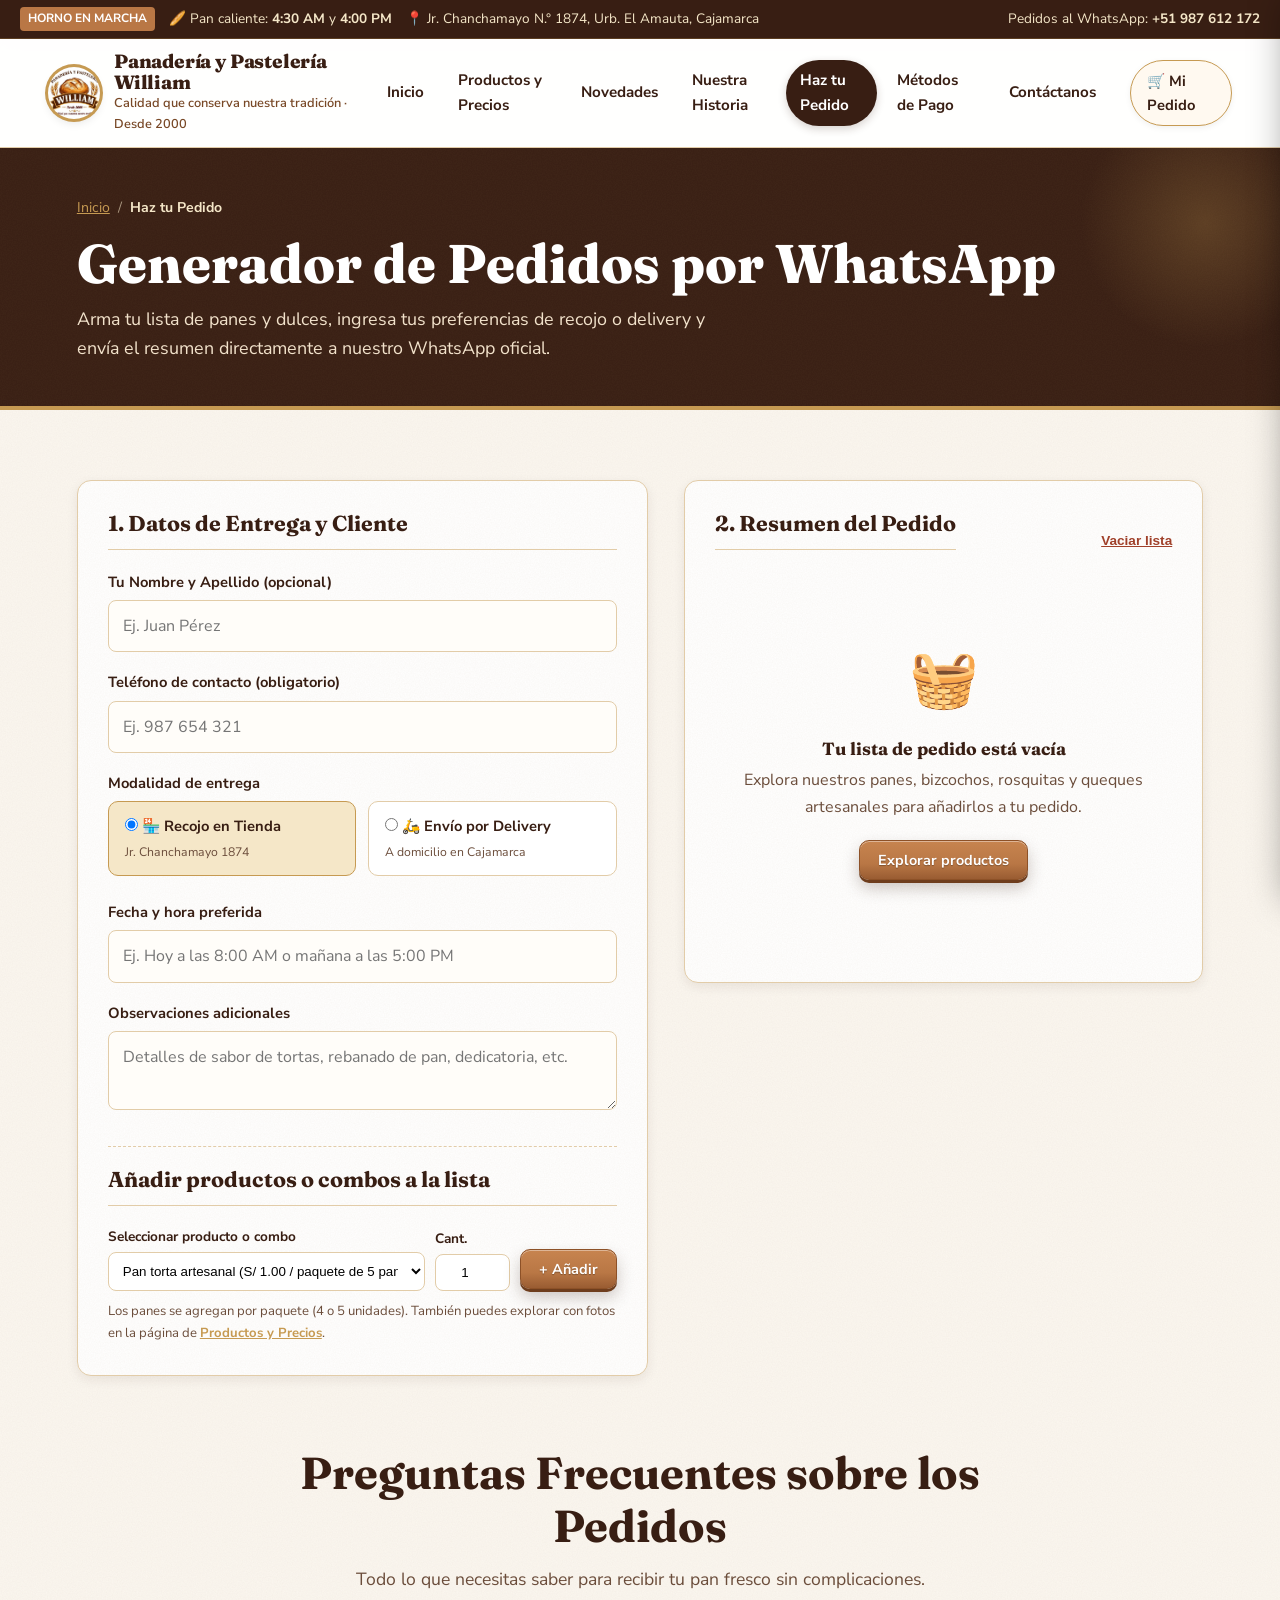
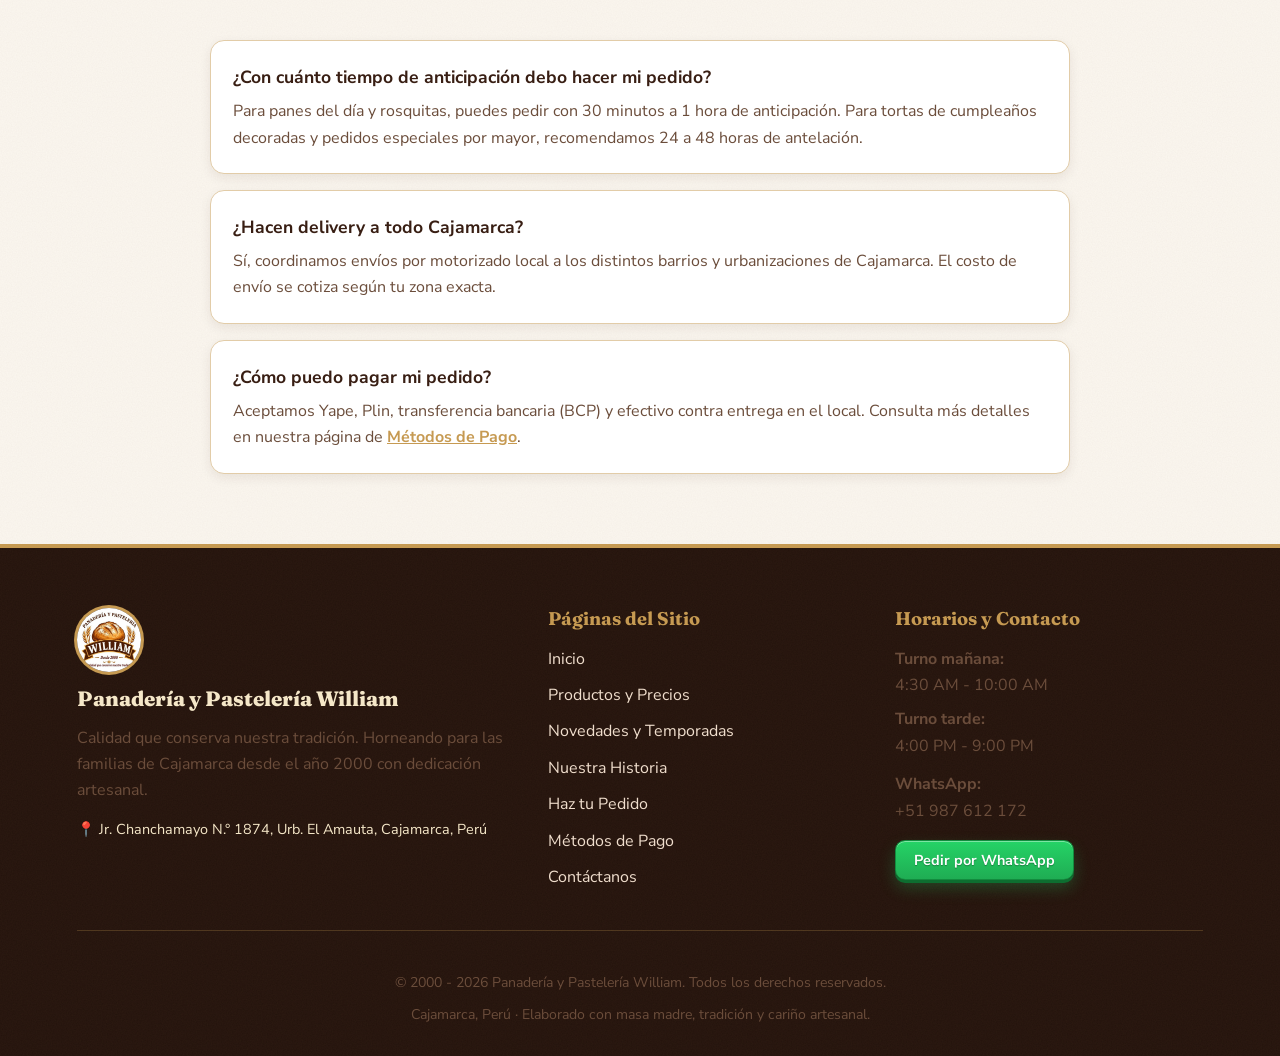
<file: pages/pedidos.html>
<!DOCTYPE html>
<html lang="es">
<head>
  <meta charset="utf-8">
  <meta name="viewport" content="width=device-width, initial-scale=1">
  <title>Haz tu Pedido | Panadería y Pastelería William - Cajamarca</title>
  <meta name="description" content="Arma tu lista de panes y dulces artesanales y envíala directamente por WhatsApp para coordinar recojo o delivery en Cajamarca.">
  <meta name="theme-color" content="#381e13">
  <meta property="og:type" content="website">
  <meta property="og:site_name" content="Panadería y Pastelería William">
  <meta property="og:title" content="Haz tu Pedido | Panadería y Pastelería William - Cajamarca">
  <meta property="og:description" content="Arma tu lista de panes y dulces artesanales y envíala directamente por WhatsApp para coordinar recojo o delivery en Cajamarca.">
  <meta property="og:url" content="https://brayan44959.github.io/bakery-website/pages/pedidos.html">
  <meta property="og:image" content="https://brayan44959.github.io/bakery-website/img/hero.jpg">
  <meta name="twitter:card" content="summary_large_image">
  <link rel="icon" href="../img/logo.jpg">
  <link rel="preconnect" href="https://fonts.googleapis.com">
  <link rel="preconnect" href="https://fonts.gstatic.com" crossorigin>
  <link href="https://fonts.googleapis.com/css2?family=Fraunces:opsz,wght@9..144,500;9..144,700;9..144,800&family=Nunito+Sans:wght@400;600;700;800&display=swap" rel="stylesheet">
  <link rel="stylesheet" href="../css/styles.css">
</head>
<body>

  <!-- Barra Superior -->
  <aside class="top-bar" aria-label="Aviso y contacto">
    <div class="top-bar-left">
      <span class="top-badge">Horno en marcha</span>
      <span>🥖 Pan caliente: <b class="hot-bread-am">4:30 AM</b> y <b class="hot-bread-pm">4:00 PM</b></span>
      <span>📍 <span class="address-display">Jr. Chanchamayo 1874, Urb. El Amauta, Cajamarca</span></span>
    </div>
    <div class="top-bar-right">
      <span>Pedidos al WhatsApp: <b class="phone-display">+51 987475588</b></span>
    </div>
  </aside>

  <!-- Encabezado Principal con Navegación -->
  <header>
    <a class="brand" href="../index.html">
      <img src="../img/logo.jpg" alt="Logo de Panadería y Pastelería William">
      <div class="brand-text">
        <b>Panadería y Pastelería William</b>
        <small>Calidad que conserva nuestra tradición · Desde 2000</small>
      </div>
    </a>

    <!-- Navegación de Escritorio -->
    <nav class="main-nav" aria-label="Menú principal">
      <a href="../index.html">Inicio</a>
      <a href="productos.html">Productos y Precios</a>
      <a href="novedades.html">Novedades</a>
      <a href="historia.html">Nuestra Historia</a>
      <a href="pedidos.html" class="active">Haz tu Pedido</a>
      <a href="pagos.html">Métodos de Pago</a>
      <a href="contacto.html">Contáctanos</a>
    </nav>

    <!-- Acciones de Encabezado -->
    <div class="header-actions">
      <a href="pedidos.html" class="cart-btn" aria-label="Ver lista de pedidos">
        <span>🛒 Mi Pedido</span>
        <span class="cart-badge" style="display:none">0</span>
      </a>
      <button id="burger" class="burger" aria-label="Abrir menú" aria-expanded="false" aria-controls="drawer">
        <i></i><i></i><i></i>
      </button>
    </div>
  </header>

  <!-- Menú Lateral Móvil (Drawer) -->
  <div id="scrim"></div>
  <aside id="drawer" aria-hidden="true" aria-label="Menú de navegación para móviles">
    <div class="drawer-header">
      <span class="drawer-title">Menú Principal</span>
      <span style="font-size:0.85rem; color:var(--oro)">Cajamarca</span>
    </div>
    <nav>
      <a href="../index.html"><span>🏠 Inicio</span> <span>→</span></a>
      <a href="productos.html"><span>🥖 Productos y Precios</span> <span>→</span></a>
      <a href="novedades.html"><span>✨ Novedades y Temporadas</span> <span>→</span></a>
      <a href="historia.html"><span>🌾 Nuestra Historia</span> <span>→</span></a>
      <a href="pedidos.html" class="active"><span>📝 Haz tu Pedido</span> <span>→</span></a>
      <a href="pagos.html"><span>💳 Métodos de Pago</span> <span>→</span></a>
      <a href="contacto.html"><span>📍 Contáctanos</span> <span>→</span></a>
    </nav>
    <div class="drawer-info">
      <b>Panadería y Pastelería William</b>
      <p>Jr. Chanchamayo 1874, Urb. El Amauta, Cajamarca</p>
      <p style="margin-top:6px">WhatsApp: <b class="phone-display">+51 987475588</b></p>
    </div>
  </aside>

  <!-- Contenido de Pedidos -->
  <main>
    <section class="page-header">
      <div class="breadcrumbs">
        <a href="../index.html">Inicio</a> <span>/</span> <b>Haz tu Pedido</b>
      </div>
      <h1>Generador de Pedidos por WhatsApp</h1>
      <p>Arma tu lista de panes y dulces, ingresa tus preferencias de recojo o delivery y envía el resumen directamente a nuestro WhatsApp oficial.</p>
    </section>

    <section class="section">
      <div class="order-workspace">

        <!-- Columna Izquierda: Formulario de Datos y Añadido Rápido -->
        <div class="order-card" id="order-form">
          <h3>1. Datos de Entrega y Cliente</h3>

          <div class="form-error-box" id="order-form-errors" role="alert" aria-live="polite"></div>

          <div class="form-group">
            <label for="order-name">Tu Nombre y Apellido (opcional)</label>
            <input type="text" id="order-name" placeholder="Ej. Juan Pérez" autocomplete="name" maxlength="60">
          </div>

          <div class="form-group">
            <label for="order-phone">Teléfono de contacto (obligatorio)</label>
            <input type="tel" id="order-phone" placeholder="Ej. 987 654 321" autocomplete="tel" maxlength="20">
          </div>

          <div class="form-group">
            <label>Modalidad de entrega</label>
            <div class="delivery-options">
              <label class="delivery-radio">
                <input type="radio" name="delivery-type" value="recojo" checked>
                <span>🏪 Recojo en Tienda<br><small style="color:var(--ink-muted);font-weight:normal">Jr. Chanchamayo 1874</small></span>
              </label>
              <label class="delivery-radio">
                <input type="radio" name="delivery-type" value="delivery">
                <span>🛵 Envío por Delivery<br><small style="color:var(--ink-muted);font-weight:normal">A domicilio en Cajamarca</small></span>
              </label>
            </div>
          </div>

          <div class="form-group" id="delivery-address-group" style="display:none;">
            <label for="order-address">Dirección exacta en Cajamarca (calle, número y referencia)</label>
            <input type="text" id="order-address" placeholder="Ej. Jr. Amalia Puga 450, frente al parque" maxlength="150">
          </div>

          <div class="form-group">
            <label for="order-time">Fecha y hora preferida</label>
            <input type="text" id="order-time" placeholder="Ej. Hoy a las 8:00 AM o mañana a las 5:00 PM" maxlength="100">
          </div>

          <div class="form-group">
            <label for="order-notes">Observaciones adicionales</label>
            <textarea id="order-notes" rows="2" placeholder="Detalles de sabor de tortas, rebanado de pan, dedicatoria, etc." maxlength="300"></textarea>
          </div>

          <hr style="border:none; border-top:1px dashed var(--border); margin:28px 0 20px;">

          <h3>Añadir productos o combos a la lista</h3>
          <div style="display:flex; gap:10px; flex-wrap:wrap; align-items:flex-end;">
            <div style="flex:2; min-width:180px;">
              <label for="quick-prod-select" style="font-size:0.85rem; font-weight:700; color:var(--cacao); display:block; margin-bottom:4px;">Seleccionar producto o combo</label>
              <select id="quick-prod-select" style="width:100%; padding:10px; border:1.5px solid var(--border); border-radius:8px; background:#fff;"></select>
            </div>
            <div style="width:75px;">
              <label for="quick-prod-qty" style="font-size:0.85rem; font-weight:700; color:var(--cacao); display:block; margin-bottom:4px;">Cant.</label>
              <input type="number" id="quick-prod-qty" value="1" min="1" max="99" style="width:100%; padding:10px; border:1.5px solid var(--border); border-radius:8px; text-align:center;">
            </div>
            <button type="button" class="btn small" id="btn-quick-add" style="margin-bottom:2px;">+ Añadir</button>
          </div>
          <p style="font-size:0.82rem; color:var(--ink-muted); margin-top:10px;">Los panes se agregan por paquete (4 o 5 unidades). También puedes explorar con fotos en la página de <a href="productos.html" style="color:var(--oro); font-weight:700; text-decoration:underline;">Productos y Precios</a>.</p>
        </div>

        <!-- Columna Derecha: Lista Interactiva y Ticket de WhatsApp -->
        <div class="order-card">
          <div style="display:flex; justify-content:space-between; align-items:center; margin-bottom:16px;">
            <h3>2. Resumen del Pedido</h3>
            <button type="button" id="btn-clear-cart" style="background:none; border:none; color:#a0402a; font-weight:700; font-size:0.85rem; cursor:pointer; text-decoration:underline;">Vaciar lista</button>
          </div>

          <ul class="order-items-list" id="order-items-list">
            <!-- Renderizado dinámico desde app.js -->
          </ul>

          <div id="order-summary-box">
            <div class="order-total-bar">
              <span>Total Estimado:</span>
              <span id="order-total-price">S/ 0.00</span>
            </div>

            <!-- Vista previa del Ticket formateado para WhatsApp -->
            <div class="ticket-box">
              <div class="ticket-header">
                <b>Mensaje para WhatsApp</b>
                <span style="font-size:0.82rem; color:var(--ink-muted);">Se enviará este formato a la panadería</span>
              </div>
              <pre class="ticket-preview" id="order-wa-preview"></pre>

              <div class="order-actions">
                <button type="button" class="btn wa" id="btn-send-wa" style="width:100%; font-size:1.05rem;">
                  <span>📲 Enviar Pedido por WhatsApp</span>
                </button>
                <button type="button" class="btn ghost" id="btn-copy-summary" style="width:100%;">
                  <span>📋 Copiar resumen al portapapeles</span>
                </button>
              </div>
            </div>

            <p style="font-size:0.82rem; text-align:center; color:var(--ink-muted); margin-top:14px;">
              🔒 Los métodos de pago (Yape, Plin o Efectivo) y los detalles de entrega se confirman por WhatsApp.
            </p>
          </div>
        </div>

      </div>

      <!-- Preguntas Frecuentes sobre Pedidos -->
      <div style="margin-top:70px; max-width:860px; margin-left:auto; margin-right:auto;">
        <div class="section-head">
          <h2>Preguntas Frecuentes sobre los Pedidos</h2>
          <p>Todo lo que necesitas saber para recibir tu pan fresco sin complicaciones.</p>
        </div>
        <div style="display:flex; flex-direction:column; gap:16px;">
          <div style="background:#fff; padding:22px; border-radius:14px; border:1px solid var(--border); box-shadow:var(--shadow-sm);">
            <b style="font-size:1.1rem; color:var(--cacao); display:block; margin-bottom:6px;">¿Con cuánto tiempo de anticipación debo hacer mi pedido?</b>
            <p>Para panes del día y rosquitas, puedes pedir con 30 minutos a 1 hora de anticipación. Para tortas de cumpleaños decoradas y pedidos especiales por mayor, recomendamos 24 a 48 horas de antelación.</p>
          </div>
          <div style="background:#fff; padding:22px; border-radius:14px; border:1px solid var(--border); box-shadow:var(--shadow-sm);">
            <b style="font-size:1.1rem; color:var(--cacao); display:block; margin-bottom:6px;">¿Hacen delivery a todo Cajamarca?</b>
            <p>Sí, coordinamos envíos por motorizado local a los distintos barrios y urbanizaciones de Cajamarca. El costo de envío se cotiza según tu zona exacta.</p>
          </div>
          <div style="background:#fff; padding:22px; border-radius:14px; border:1px solid var(--border); box-shadow:var(--shadow-sm);">
            <b style="font-size:1.1rem; color:var(--cacao); display:block; margin-bottom:6px;">¿Cómo puedo pagar mi pedido?</b>
            <p>Aceptamos Yape, Plin, transferencia bancaria (BCP) y efectivo contra entrega en el local. Consulta más detalles en nuestra página de <a href="pagos.html" style="color:var(--oro); font-weight:700; text-decoration:underline;">Métodos de Pago</a>.</p>
          </div>
        </div>
      </div>
    </section>
  </main>

  <!-- Píldora Flotante del Carrito -->
  <a href="pedidos.html" class="floating-cart-pill" id="floating-cart" aria-label="Ver pedido en curso">
    <span>🛒</span>
    <span class="floating-cart-txt"><b>0</b> productos</span>
    <span>→</span>
  </a>

  <!-- Pie de Página -->
  <footer>
    <div class="footer-top">
      <div class="footer-brand">
        <img src="../img/logo.jpg" alt="Panadería y Pastelería William">
        <b>Panadería y Pastelería William</b>
        <p>Calidad que conserva nuestra tradición. Horneando para las familias de Cajamarca desde el año 2000 con dedicación artesanal.</p>
        <p style="font-size:0.9rem; color:var(--oro-light);">📍 Jr. Chanchamayo N.° 1874, Urb. El Amauta, Cajamarca, Perú</p>
      </div>
      <div class="footer-col">
        <h4>Páginas del Sitio</h4>
        <ul class="footer-links">
          <li><a href="../index.html">Inicio</a></li>
          <li><a href="productos.html">Productos y Precios</a></li>
          <li><a href="novedades.html">Novedades y Temporadas</a></li>
          <li><a href="historia.html">Nuestra Historia</a></li>
          <li><a href="pedidos.html">Haz tu Pedido</a></li>
          <li><a href="pagos.html">Métodos de Pago</a></li>
          <li><a href="contacto.html">Contáctanos</a></li>
        </ul>
      </div>
      <div class="footer-col">
        <h4>Horarios y Contacto</h4>
        <p><b>Turno mañana:</b><br><span class="hours-morning">4:30 AM - 10:00 AM</span></p>
        <p style="margin-top:8px"><b>Turno tarde:</b><br><span class="hours-afternoon">4:00 PM - 9:00 PM</span></p>
        <p style="margin-top:12px"><b>WhatsApp:</b><br><span class="phone-display">+51 987 612 172</span></p>
        <div style="margin-top:16px;">
          <a href="pedidos.html" class="btn small wa wa-link" data-msg="Hola Panadería William, quisiera hacer un pedido.">Pedir por WhatsApp</a>
        </div>
      </div>
    </div>
    <div class="footer-bottom">
      <p>© 2000 - 2026 Panadería y Pastelería William. Todos los derechos reservados.</p>
      <p>Cajamarca, Perú · Elaborado con masa madre, tradición y cariño artesanal.</p>
    </div>
  </footer>

  <script src="../js/data.js"></script>
  <script src="../js/app.js"></script>
</body>
</html>
</file>
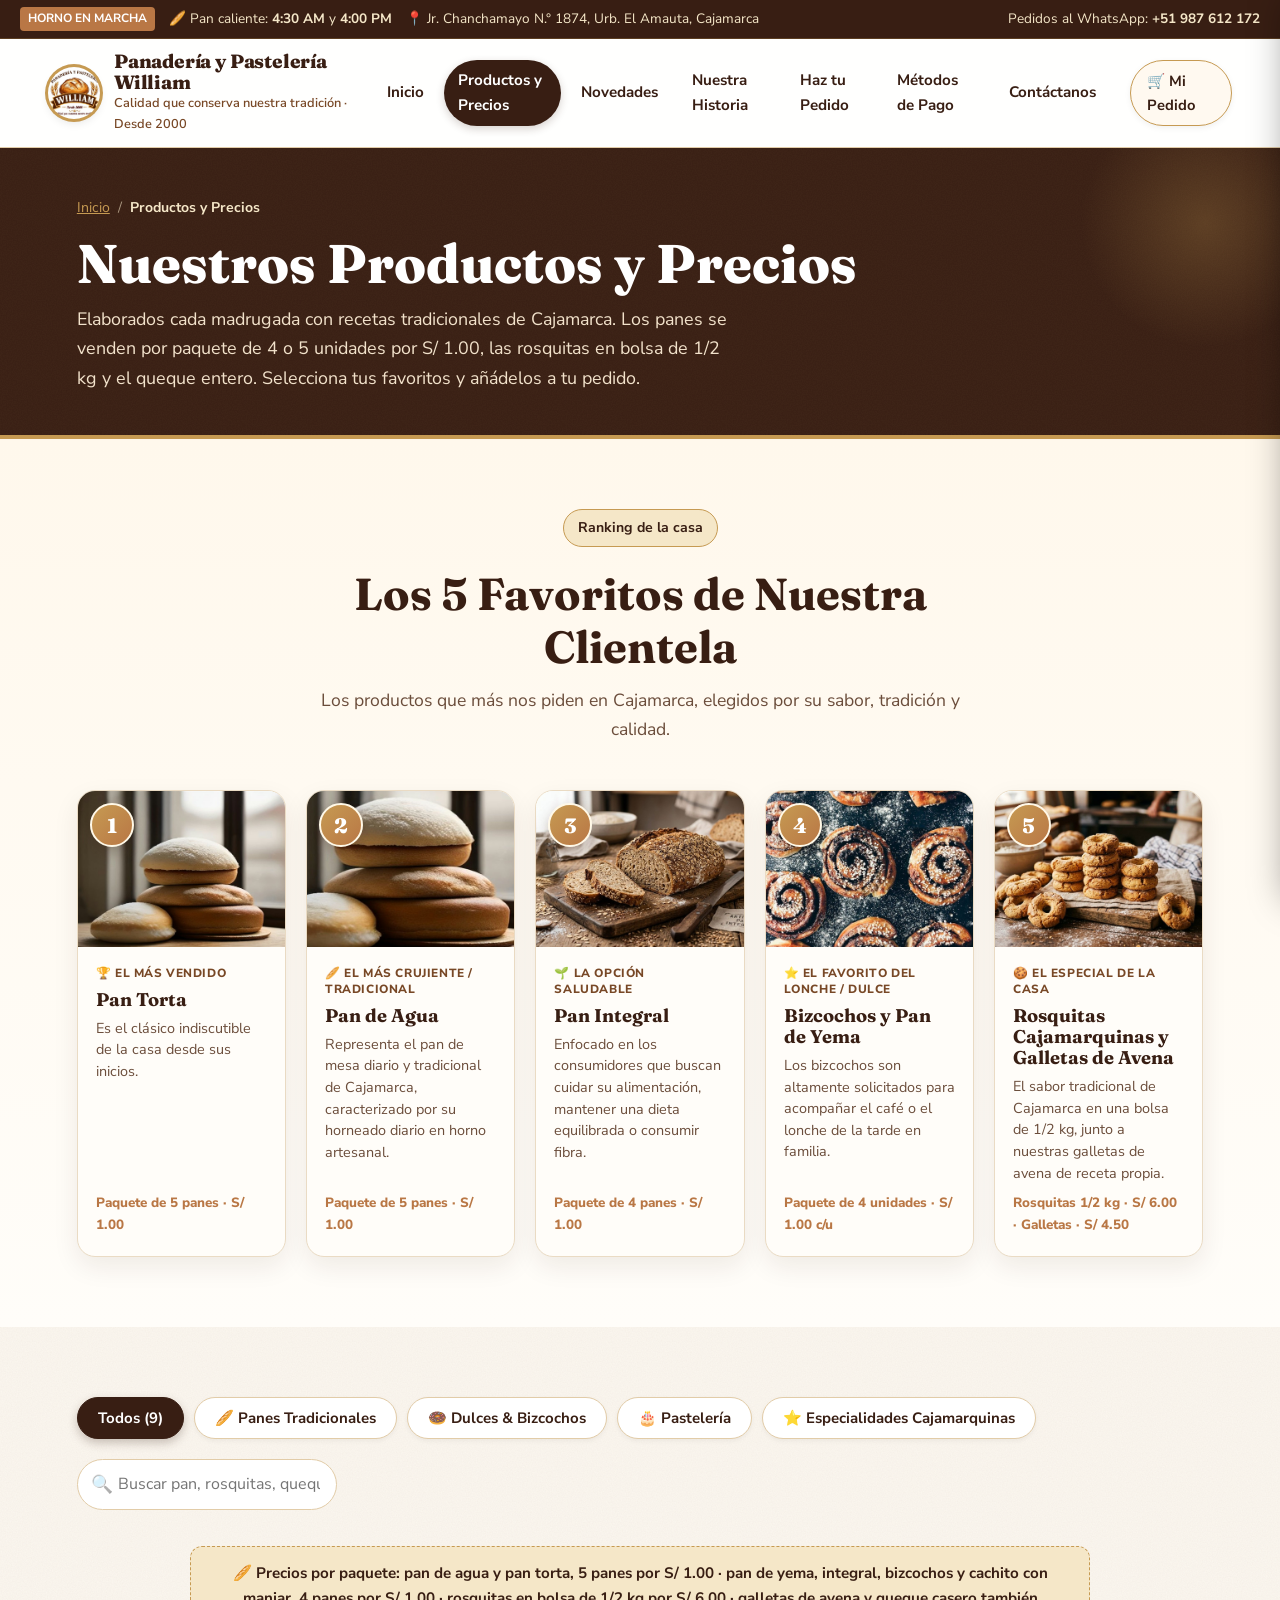
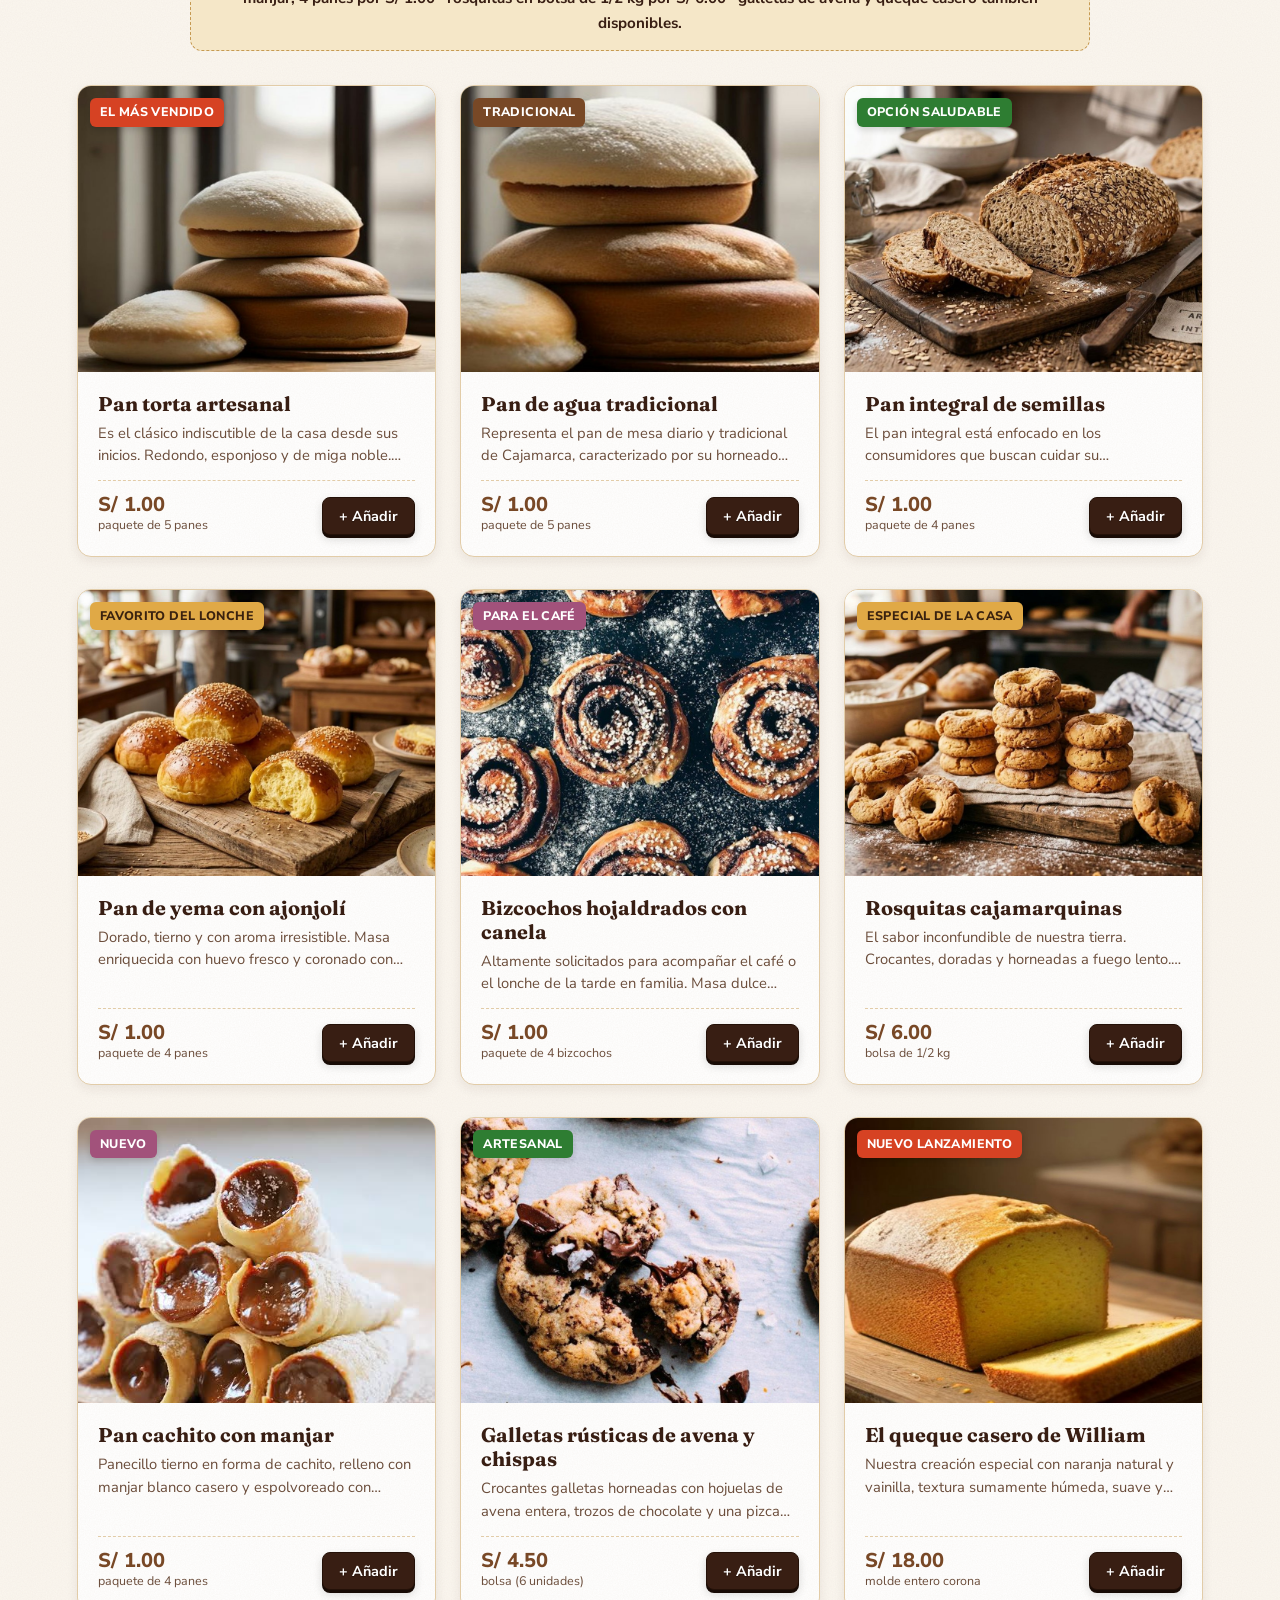
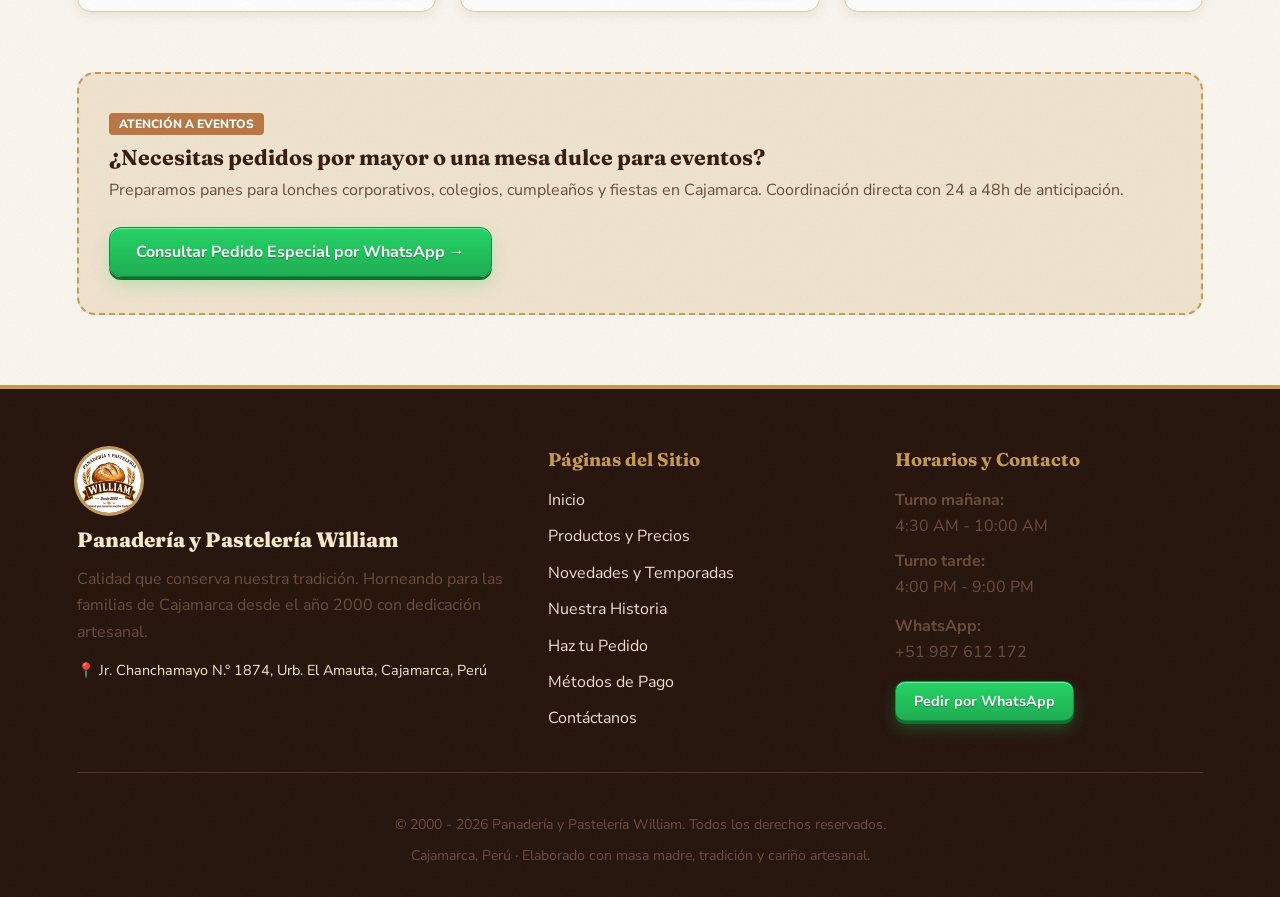
<file: pages/productos.html>
<!DOCTYPE html>
<html lang="es">
<head>
  <meta charset="utf-8">
  <meta name="viewport" content="width=device-width, initial-scale=1">
  <title>Productos y Precios | Panadería y Pastelería William - Cajamarca</title>
  <meta name="description" content="Catálogo de panes artesanales, rosquitas cajamarquinas, bizcochos, galletas de avena y queque casero. Consulta precios y haz tu pedido online.">
  <meta name="theme-color" content="#381e13">
  <meta property="og:type" content="website">
  <meta property="og:site_name" content="Panadería y Pastelería William">
  <meta property="og:title" content="Productos y Precios | Panadería y Pastelería William - Cajamarca">
  <meta property="og:description" content="Catálogo de panes artesanales, rosquitas cajamarquinas, bizcochos, galletas de avena y queque casero. Consulta precios y haz tu pedido online.">
  <meta property="og:url" content="https://brayan44959.github.io/bakery-website/pages/productos.html">
  <meta property="og:image" content="https://brayan44959.github.io/bakery-website/img/hero.jpg">
  <meta name="twitter:card" content="summary_large_image">
  <link rel="icon" href="../img/logo.jpg">
  <link rel="preconnect" href="https://fonts.googleapis.com">
  <link rel="preconnect" href="https://fonts.gstatic.com" crossorigin>
  <link href="https://fonts.googleapis.com/css2?family=Fraunces:opsz,wght@9..144,500;9..144,700;9..144,800&family=Nunito+Sans:wght@400;600;700;800&display=swap" rel="stylesheet">
  <link rel="stylesheet" href="../css/styles.css">
</head>
<body>

  <!-- Barra Superior -->
  <aside class="top-bar" aria-label="Aviso y contacto">
    <div class="top-bar-left">
      <span class="top-badge">Horno en marcha</span>
      <span>🥖 Pan caliente: <b class="hot-bread-am">4:30 AM</b> y <b class="hot-bread-pm">4:00 PM</b></span>
      <span>📍 <span class="address-display">Jr. Chanchamayo 1874, Urb. El Amauta, Cajamarca</span></span>
    </div>
    <div class="top-bar-right">
      <span>Pedidos al WhatsApp: <b class="phone-display">+51 987 612 172</b></span>
    </div>
  </aside>

  <!-- Encabezado Principal con Navegación -->
  <header>
    <a class="brand" href="../index.html">
      <img src="../img/logo.jpg" alt="Logo de Panadería y Pastelería William">
      <div class="brand-text">
        <b>Panadería y Pastelería William</b>
        <small>Calidad que conserva nuestra tradición · Desde 2000</small>
      </div>
    </a>

    <!-- Navegación de Escritorio -->
    <nav class="main-nav" aria-label="Menú principal">
      <a href="../index.html">Inicio</a>
      <a href="productos.html" class="active">Productos y Precios</a>
      <a href="novedades.html">Novedades</a>
      <a href="historia.html">Nuestra Historia</a>
      <a href="pedidos.html">Haz tu Pedido</a>
      <a href="pagos.html">Métodos de Pago</a>
      <a href="contacto.html">Contáctanos</a>
    </nav>

    <!-- Acciones de Encabezado -->
    <div class="header-actions">
      <a href="pedidos.html" class="cart-btn" aria-label="Ver lista de pedidos">
        <span>🛒 Mi Pedido</span>
        <span class="cart-badge" style="display:none">0</span>
      </a>
      <button id="burger" class="burger" aria-label="Abrir menú" aria-expanded="false" aria-controls="drawer">
        <i></i><i></i><i></i>
      </button>
    </div>
  </header>

  <!-- Menú Lateral Móvil (Drawer) -->
  <div id="scrim"></div>
  <aside id="drawer" aria-hidden="true" aria-label="Menú de navegación para móviles">
    <div class="drawer-header">
      <span class="drawer-title">Menú Principal</span>
      <span style="font-size:0.85rem; color:var(--oro)">Cajamarca</span>
    </div>
    <nav>
      <a href="../index.html"><span>🏠 Inicio</span> <span>→</span></a>
      <a href="productos.html" class="active"><span>🥖 Productos y Precios</span> <span>→</span></a>
      <a href="novedades.html"><span>✨ Novedades y Temporadas</span> <span>→</span></a>
      <a href="historia.html"><span>🌾 Nuestra Historia</span> <span>→</span></a>
      <a href="pedidos.html"><span>📝 Haz tu Pedido</span> <span>→</span></a>
      <a href="pagos.html"><span>💳 Métodos de Pago</span> <span>→</span></a>
      <a href="contacto.html"><span>📍 Contáctanos</span> <span>→</span></a>
    </nav>
    <div class="drawer-info">
      <b>Panadería y Pastelería William</b>
      <p>Jr. Chanchamayo 1874, Urb. El Amauta, Cajamarca</p>
      <p style="margin-top:6px">WhatsApp: <b class="phone-display">+51 987 612 172</b></p>
    </div>
  </aside>

  <!-- Contenido de la Página de Productos -->
  <main>
    <section class="page-header">
      <div class="breadcrumbs">
        <a href="../index.html">Inicio</a> <span>/</span> <b>Productos y Precios</b>
      </div>
      <h1>Nuestros Productos y Precios</h1>
      <p>Elaborados cada madrugada con recetas tradicionales de Cajamarca. Los panes se venden por paquete de 4 o 5 unidades por S/ 1.00, las rosquitas en bolsa de 1/2 kg y el queque entero. Selecciona tus favoritos y añádelos a tu pedido.</p>
    </section>

    <!-- Ranking de los 5 favoritos -->
    <section class="section top5-section">
      <div class="section-head">
        <span class="hero-tag">Ranking de la casa</span>
        <h2>Los 5 Favoritos de Nuestra Clientela</h2>
        <p>Los productos que más nos piden en Cajamarca, elegidos por su sabor, tradición y calidad.</p>
      </div>
      <div class="top5-grid reveal">
        <article class="top5-card">
          <div class="top5-media">
            <img src="../img/productos/pan-torta.jpg" alt="Pan torta artesanal de William">
            <span class="top5-rank">1</span>
          </div>
          <div class="top5-body">
            <span class="top5-label">🏆 El Más Vendido</span>
            <h3>Pan Torta</h3>
            <p>Es el clásico indiscutible de la casa desde sus inicios.</p>
            <span class="top5-price">Paquete de 5 panes · S/ 1.00</span>
          </div>
        </article>

        <article class="top5-card">
          <div class="top5-media">
            <img src="../img/productos/pan-de-agua.jpg" alt="Pan de agua tradicional recién horneado">
            <span class="top5-rank">2</span>
          </div>
          <div class="top5-body">
            <span class="top5-label">🥖 El Más Crujiente / Tradicional</span>
            <h3>Pan de Agua</h3>
            <p>Representa el pan de mesa diario y tradicional de Cajamarca, caracterizado por su horneado diario en horno artesanal.</p>
            <span class="top5-price">Paquete de 5 panes · S/ 1.00</span>
          </div>
        </article>

        <article class="top5-card">
          <div class="top5-media">
            <img src="../img/productos/pan-integral.jpg" alt="Pan integral de semillas">
            <span class="top5-rank">3</span>
          </div>
          <div class="top5-body">
            <span class="top5-label">🌱 La Opción Saludable</span>
            <h3>Pan Integral</h3>
            <p>Enfocado en los consumidores que buscan cuidar su alimentación, mantener una dieta equilibrada o consumir fibra.</p>
            <span class="top5-price">Paquete de 4 panes · S/ 1.00</span>
          </div>
        </article>

        <article class="top5-card">
          <div class="top5-media">
            <img src="../img/productos/bizcochos.jpg" alt="Bizcochos hojaldrados con canela">
            <span class="top5-rank">4</span>
          </div>
          <div class="top5-body">
            <span class="top5-label">⭐ El Favorito del Lonche / Dulce</span>
            <h3>Bizcochos y Pan de Yema</h3>
            <p>Los bizcochos son altamente solicitados para acompañar el café o el lonche de la tarde en familia.</p>
            <span class="top5-price">Paquete de 4 unidades · S/ 1.00 c/u</span>
          </div>
        </article>

        <article class="top5-card">
          <div class="top5-media">
            <img src="../img/productos/rosquitas.jpg" alt="Rosquitas cajamarquinas tradicionales">
            <span class="top5-rank">5</span>
          </div>
          <div class="top5-body">
            <span class="top5-label">🍪 El Especial de la Casa</span>
            <h3>Rosquitas Cajamarquinas y Galletas de Avena</h3>
            <p>El sabor tradicional de Cajamarca en una bolsa de 1/2 kg, junto a nuestras galletas de avena de receta propia.</p>
            <span class="top5-price">Rosquitas 1/2 kg · S/ 6.00 · Galletas · S/ 4.50</span>
          </div>
        </article>
      </div>
    </section>

    <section class="section">
      <!-- Barra de Filtros y Búsqueda -->
      <div class="filters-bar">
        <div class="filters" role="group" aria-label="Filtrar por categoría">
          <button data-f="todos" aria-pressed="true">Todos (9)</button>
          <button data-f="panes" aria-pressed="false">🥖 Panes Tradicionales</button>
          <button data-f="dulces" aria-pressed="false">🍩 Dulces & Bizcochos</button>
          <button data-f="pasteleria" aria-pressed="false">🎂 Pastelería</button>
          <button data-f="especialidades" aria-pressed="false">⭐ Especialidades Cajamarquinas</button>
        </div>
        
        <div class="search-box">
          <span class="search-icon">🔍</span>
          <input type="text" id="product-search" placeholder="Buscar pan, rosquitas, queque..." aria-label="Buscar producto">
        </div>
      </div>

      <div class="price-note">
        🥖 <b>Precios por paquete:</b> pan de agua y pan torta, 5 panes por S/ 1.00 · pan de yema, integral, bizcochos y cachito con manjar, 4 panes por S/ 1.00 · rosquitas en bolsa de 1/2 kg por S/ 6.00 · galletas de avena y queque casero también disponibles.
      </div>

      <!-- Notificación de lista vacía en búsqueda -->
      <div id="products-empty" style="display:none; text-align:center; padding:50px 20px;">
        <span style="font-size:3rem">🔍</span>
        <h3 style="margin:12px 0 6px">No encontramos coincidencias</h3>
        <p>Intenta con otro término o selecciona una categoría diferente.</p>
      </div>

      <!-- Grilla Completa del Catálogo -->
      <div class="catalog-grid" id="products-grid">
        <!-- Renderizado dinámicamente con imágenes reales por js/app.js -->
      </div>

      <!-- Banner de Pedidos Especiales -->
      <div style="background:var(--crema-dark) var(--kraft); border:2px dashed var(--oro); border-radius:18px; padding:36px 30px; margin-top:60px; display:flex; justify-content:space-between; align-items:center; gap:24px; flex-wrap:wrap;">
        <div>
          <span style="background:var(--caramelo); color:#fff; padding:3px 10px; border-radius:4px; font-weight:800; font-size:0.75rem; text-transform:uppercase;">Atención a Eventos</span>
          <h3 style="margin:8px 0 6px;">¿Necesitas pedidos por mayor o una mesa dulce para eventos?</h3>
          <p>Preparamos panes para lonches corporativos, colegios, cumpleaños y fiestas en Cajamarca. Coordinación directa con 24 a 48h de anticipación.</p>
        </div>
        <a href="pedidos.html" class="btn wa wa-link" data-msg="Hola Panadería William, quisiera cotizar un pedido especial para un evento.">Consultar Pedido Especial por WhatsApp →</a>
      </div>
    </section>
  </main>

  <!-- Píldora Flotante del Carrito -->
  <a href="pedidos.html" class="floating-cart-pill" id="floating-cart" aria-label="Ver pedido en curso">
    <span>🛒</span>
    <span class="floating-cart-txt"><b>0</b> productos</span>
    <span>→</span>
  </a>

  <!-- Pie de Página -->
  <footer>
    <div class="footer-top">
      <div class="footer-brand">
        <img src="../img/logo.jpg" alt="Panadería y Pastelería William">
        <b>Panadería y Pastelería William</b>
        <p>Calidad que conserva nuestra tradición. Horneando para las familias de Cajamarca desde el año 2000 con dedicación artesanal.</p>
        <p style="font-size:0.9rem; color:var(--oro-light);">📍 Jr. Chanchamayo N.° 1874, Urb. El Amauta, Cajamarca, Perú</p>
      </div>
      <div class="footer-col">
        <h4>Páginas del Sitio</h4>
        <ul class="footer-links">
          <li><a href="../index.html">Inicio</a></li>
          <li><a href="productos.html">Productos y Precios</a></li>
          <li><a href="novedades.html">Novedades y Temporadas</a></li>
          <li><a href="historia.html">Nuestra Historia</a></li>
          <li><a href="pedidos.html">Haz tu Pedido</a></li>
          <li><a href="pagos.html">Métodos de Pago</a></li>
          <li><a href="contacto.html">Contáctanos</a></li>
        </ul>
      </div>
      <div class="footer-col">
        <h4>Horarios y Contacto</h4>
        <p><b>Turno mañana:</b><br><span class="hours-morning">4:30 AM - 10:00 AM</span></p>
        <p style="margin-top:8px"><b>Turno tarde:</b><br><span class="hours-afternoon">4:00 PM - 9:00 PM</span></p>
        <p style="margin-top:12px"><b>WhatsApp:</b><br><span class="phone-display">+51 987 612 172</span></p>
        <div style="margin-top:16px;">
          <a href="pedidos.html" class="btn small wa wa-link" data-msg="Hola Panadería William, quisiera hacer un pedido.">Pedir por WhatsApp</a>
        </div>
      </div>
    </div>
    <div class="footer-bottom">
      <p>© 2000 - 2026 Panadería y Pastelería William. Todos los derechos reservados.</p>
      <p>Cajamarca, Perú · Elaborado con masa madre, tradición y cariño artesanal.</p>
    </div>
  </footer>

  <script src="../js/data.js"></script>
  <script src="../js/app.js"></script>
</body>
</html>
</file>
<file: css/styles.css>
/* ==========================================================================
   PANADERÍA Y PASTELERÍA WILLIAM - CAJAMARCA (DESDE 2000)
   Hoja de estilos completa, elegante y responsiva
   ========================================================================== */

:root {
  --cacao: #381e13;
  --tostado: #784826;
  --caramelo: #b97745;
  --oro: #c69a52;
  --oro-light: #f5e7c8;
  --crema: #fbf7f0;
  --crema-dark: #f0e4d0;
  --marfil: #ffffff;
  --ink: #2d1a10;
  --ink-muted: #6b4d3b;
  --border: #e2cca8;
  --radius-sm: 8px;
  --radius-md: 14px;
  --radius-lg: 22px;
  --shadow-sm: 0 4px 12px rgba(56, 30, 19, 0.08);
  --shadow-md: 0 10px 28px rgba(56, 30, 19, 0.12);
  --shadow-lg: 0 20px 48px rgba(56, 30, 19, 0.18);
  --kraft: url("data:image/svg+xml,%3Csvg xmlns='http://www.w3.org/2000/svg' width='160' height='160'%3E%3Cfilter id='n'%3E%3CfeTurbulence type='fractalNoise' baseFrequency='.8' numOctaves='2'/%3E%3CfeColorMatrix values='0 0 0 0 .4 0 0 0 0 .27 0 0 0 0 .15 0 0 0 .07 0'/%3E%3C/filter%3E%3Crect width='160' height='160' filter='url(%23n)'/%3E%3C/svg%3E");
}

* { box-sizing: border-box; margin: 0; padding: 0; }

html {
  scroll-behavior: smooth;
  scroll-padding-top: 100px;
}

body {
  font: 16px/1.65 "Nunito Sans", system-ui, -apple-system, sans-serif;
  color: var(--ink);
  background: var(--kraft), var(--crema);
  min-height: 100vh;
  display: flex;
  flex-direction: column;
}

body.lock { overflow: hidden; }

h1, h2, h3, h4 {
  font-family: Fraunces, Georgia, serif;
  color: var(--cacao);
  line-height: 1.2;
}

h1 { font-size: clamp(2.4rem, 5.5vw, 4.4rem); font-weight: 800; }
h2 { font-size: clamp(1.8rem, 3.8vw, 2.8rem); font-weight: 700; }
h3 { font-size: 1.35rem; font-weight: 700; }
h4 { font-size: 1.1rem; font-weight: 700; }

p { color: var(--ink-muted); }
a { color: inherit; text-decoration: none; }
img { max-width: 100%; height: auto; display: block; }

:focus-visible {
  outline: 3px solid var(--oro);
  outline-offset: 3px;
}

/* ==========================================================================
   BARRA SUPERIOR DE ANUNCIOS
   ========================================================================== */
.top-bar {
  background: var(--cacao);
  color: var(--oro-light);
  font-size: 0.85rem;
  padding: 7px 20px;
  display: flex;
  justify-content: space-between;
  align-items: center;
  flex-wrap: wrap;
  gap: 10px;
  border-bottom: 1px solid rgba(198, 154, 82, 0.25);
}

.top-bar-left {
  display: flex;
  align-items: center;
  gap: 14px;
  flex-wrap: wrap;
}

.top-bar-right {
  display: flex;
  align-items: center;
  gap: 18px;
}

.top-badge {
  background: var(--caramelo);
  color: #fff;
  padding: 2px 8px;
  border-radius: 4px;
  font-weight: 700;
  font-size: 0.75rem;
  text-transform: uppercase;
}

/* ==========================================================================
   HEADER Y NAVEGACIÓN
   ========================================================================== */
header {
  position: sticky;
  top: 0;
  z-index: 50;
  background: rgba(255, 255, 255, 0.94);
  backdrop-filter: blur(10px);
  border-bottom: 1px solid var(--border);
  padding: 12px clamp(16px, 4vw, 48px);
  display: flex;
  align-items: center;
  justify-content: space-between;
  gap: 20px;
  transition: all 0.25s ease;
}

header.solid {
  background: #ffffff;
  box-shadow: var(--shadow-sm);
  padding-top: 9px;
  padding-bottom: 9px;
}

.brand {
  display: flex;
  align-items: center;
  gap: 14px;
  text-decoration: none;
}

.brand img {
  width: 52px;
  height: 52px;
  border-radius: 50%;
  object-fit: cover;
  box-shadow: 0 0 0 3px var(--oro), 0 4px 10px rgba(0,0,0,0.1);
  background: #fff;
}

.brand-text b {
  display: block;
  font: 800 1.2rem/1.1 Fraunces, serif;
  color: var(--cacao);
  letter-spacing: -0.01em;
}

.brand-text small {
  font-size: 0.8rem;
  color: var(--tostado);
  font-weight: 600;
  display: block;
}

/* Menú de navegación principal (Desktop) */
.main-nav {
  display: flex;
  align-items: center;
  gap: 6px;
}

.main-nav a {
  padding: 8px 14px;
  font-weight: 700;
  font-size: 0.95rem;
  color: var(--cacao);
  border-radius: 999px;
  transition: all 0.2s ease;
  position: relative;
}

.main-nav a:hover {
  background: var(--oro-light);
  color: var(--cacao);
}

.main-nav a.active {
  background: var(--cacao);
  color: #fff;
  box-shadow: 0 3px 8px rgba(56, 30, 19, 0.2);
}

/* Acciones en header */
.header-actions {
  display: flex;
  align-items: center;
  gap: 12px;
}

.cart-btn {
  display: inline-flex;
  align-items: center;
  gap: 8px;
  background: #fff9f0;
  border: 1.5px solid var(--oro);
  padding: 8px 16px;
  border-radius: 999px;
  font-weight: 700;
  font-size: 0.92rem;
  color: var(--cacao);
  cursor: pointer;
  box-shadow: 0 2px 6px rgba(0,0,0,0.06);
  transition: all 0.15s ease;
}

.cart-btn:hover {
  background: var(--oro-light);
  transform: translateY(-1px);
}

.cart-badge {
  background: #d64223;
  color: #fff;
  font-size: 0.75rem;
  font-weight: 800;
  width: 20px;
  height: 20px;
  border-radius: 50%;
  display: inline-flex;
  align-items: center;
  justify-content: center;
}

/* Botón Hamburguesa */
.burger {
  display: none;
  background: #fffdf8;
  border: 1.5px solid var(--border);
  width: 44px;
  height: 44px;
  border-radius: 12px;
  cursor: pointer;
  flex-direction: column;
  justify-content: center;
  align-items: center;
  gap: 5px;
  padding: 0;
  transition: all 0.2s;
}

.burger i {
  display: block;
  width: 22px;
  height: 2.5px;
  background: var(--cacao);
  border-radius: 2px;
  transition: all 0.25s;
}

.burger[aria-expanded="true"] i:nth-child(1) { transform: translateY(7.5px) rotate(45deg); }
.burger[aria-expanded="true"] i:nth-child(2) { opacity: 0; }
.burger[aria-expanded="true"] i:nth-child(3) { transform: translateY(-7.5px) rotate(-45deg); }

/* Drawer Menú Lateral (Mobile) */
#scrim {
  position: fixed;
  inset: 0;
  z-index: 90;
  background: rgba(30, 15, 8, 0.6);
  backdrop-filter: blur(4px);
  opacity: 0;
  pointer-events: none;
  transition: opacity 0.3s;
}

#scrim.open {
  opacity: 1;
  pointer-events: auto;
}

#drawer {
  position: fixed;
  top: 0;
  right: 0;
  bottom: 0;
  z-index: 100;
  width: min(340px, 86vw);
  background: var(--kraft), #422517;
  color: #fff;
  padding: 30px 24px;
  transform: translateX(105%);
  transition: transform 0.35s cubic-bezier(0.16, 1, 0.3, 1);
  box-shadow: -10px 0 35px rgba(0,0,0,0.4);
  border-left: 4px solid var(--oro);
  overflow-y: auto;
  display: flex;
  flex-direction: column;
}

#drawer.open {
  transform: none;
}

.drawer-header {
  display: flex;
  align-items: center;
  justify-content: space-between;
  margin-bottom: 24px;
  padding-bottom: 16px;
  border-bottom: 1px dashed rgba(198, 154, 82, 0.4);
}

.drawer-title {
  font: 700 1.4rem Fraunces, serif;
  color: var(--oro);
}

#drawer nav {
  display: flex;
  flex-direction: column;
  gap: 4px;
  margin-bottom: 30px;
}

#drawer nav a {
  display: flex;
  align-items: center;
  justify-content: space-between;
  padding: 14px 16px;
  border-radius: 12px;
  color: #fff;
  font-weight: 700;
  font-size: 1.05rem;
  transition: all 0.2s;
  border-left: 3px solid transparent;
}

#drawer nav a:hover {
  background: rgba(198, 154, 82, 0.15);
  color: var(--oro-light);
  border-left-color: var(--oro);
  padding-left: 20px;
}

#drawer nav a.active {
  background: var(--oro);
  color: var(--cacao);
  font-weight: 800;
  border-left-color: #fff;
}

.drawer-info {
  margin-top: auto;
  background: rgba(0,0,0,0.25);
  padding: 18px;
  border-radius: 14px;
  border: 1px solid rgba(198, 154, 82, 0.2);
  font-size: 0.88rem;
}

.drawer-info b { color: var(--oro); display: block; margin-bottom: 6px; }

/* ==========================================================================
   BOTONES Y ELEMENTOS DE ACCIÓN
   ========================================================================== */
.btn {
  display: inline-flex;
  align-items: center;
  justify-content: center;
  gap: 8px;
  font: 700 1rem "Nunito Sans", sans-serif;
  text-decoration: none;
  cursor: pointer;
  color: #fff;
  padding: 13px 26px;
  border-radius: 12px;
  border: 1px solid #8d5127;
  background: linear-gradient(#c7844f, var(--caramelo) 60%, #995c32);
  box-shadow: inset 0 1px 0 rgba(255,255,255,0.4), 0 3px 0 #6e3d1d, 0 8px 16px rgba(56, 30, 19, 0.25);
  text-shadow: 0 1px 1px rgba(0,0,0,0.3);
  transition: transform 0.12s ease, box-shadow 0.12s ease;
}

.btn:hover {
  transform: translateY(-2px);
  box-shadow: inset 0 1px 0 rgba(255,255,255,0.4), 0 5px 0 #6e3d1d, 0 12px 20px rgba(56, 30, 19, 0.3);
}

.btn:active {
  transform: translateY(2px);
  box-shadow: inset 0 2px 4px rgba(0,0,0,0.4), 0 1px 0 #6e3d1d;
}

.btn:disabled {
  opacity: 0.55;
  cursor: not-allowed;
  transform: none;
  box-shadow: none;
}

.btn.small {
  padding: 9px 18px;
  font-size: 0.9rem;
  border-radius: 10px;
}

.btn.wa {
  background: linear-gradient(#25d366, #1fad53);
  border-color: #128c3e;
  box-shadow: inset 0 1px 0 rgba(255,255,255,0.4), 0 3px 0 #0d6e30, 0 8px 16px rgba(37, 211, 102, 0.25);
}

.btn.ghost {
  background: #ffffff;
  color: var(--cacao);
  border: 1.5px solid var(--border);
  box-shadow: var(--shadow-sm);
  text-shadow: none;
}

.btn.ghost:hover {
  background: var(--oro-light);
  border-color: var(--oro);
}

.btn.btn-add {
  padding: 8px 16px;
  font-size: 0.9rem;
  border-radius: 8px;
  background: var(--cacao);
  border-color: #241108;
  box-shadow: 0 3px 0 #180b05, 0 4px 10px rgba(0,0,0,0.15);
}

.btn.btn-add.added {
  background: #1e824c;
  border-color: #145a32;
}

/* ==========================================================================
   CABECERAS DE PÁGINAS INTERNAS (BANNER DEDICADO)
   ========================================================================== */
.page-header {
  background: var(--cacao) var(--kraft);
  color: #fff;
  padding: 48px clamp(18px, 6vw, 90px) 42px;
  position: relative;
  overflow: hidden;
  border-bottom: 4px solid var(--oro);
}

.page-header::after {
  content: "";
  position: absolute;
  right: -50px;
  top: -50px;
  width: 250px;
  height: 250px;
  background: radial-gradient(circle, rgba(198, 154, 82, 0.25), transparent 70%);
  border-radius: 50%;
  pointer-events: none;
}

.breadcrumbs {
  display: flex;
  align-items: center;
  gap: 8px;
  font-size: 0.88rem;
  color: var(--oro-light);
  margin-bottom: 12px;
}

.breadcrumbs a { color: var(--oro); text-decoration: underline; }
.breadcrumbs span { opacity: 0.6; }

.page-header h1 {
  color: #ffffff;
  margin-bottom: 8px;
  font-size: clamp(2.2rem, 4.5vw, 3.4rem);
}

.page-header p {
  color: #f2e2cb;
  max-width: 60ch;
  font-size: 1.12rem;
}

/* ==========================================================================
   SECCIONES Y CONTENEDORES
   ========================================================================== */
main { flex: 1; }

.section {
  padding: 70px clamp(18px, 6vw, 90px);
}

.section-head {
  text-align: center;
  max-width: 700px;
  margin: 0 auto 46px;
}

.section-head h2 { margin-bottom: 12px; }
.section-head p { font-size: 1.1rem; }

.section.alt-bg {
  background: #f7efe2 var(--kraft);
  border-top: 1px solid var(--border);
  border-bottom: 1px solid var(--border);
}

/* ==========================================================================
   HERO DE LA PÁGINA DE INICIO
   ========================================================================== */
.hero {
  display: grid;
  grid-template-columns: 1.1fr 1fr;
  align-items: center;
  gap: 40px;
  padding: 60px clamp(18px, 6vw, 90px) 70px;
  min-height: calc(88vh - 80px);
  position: relative;
  overflow: hidden;
  background: radial-gradient(circle at 75% 30%, #fff2d9 0%, transparent 65%);
}

.hero-content {
  position: relative;
  z-index: 2;
}

.hero-tag {
  display: inline-flex;
  align-items: center;
  gap: 8px;
  background: var(--oro-light);
  color: var(--cacao);
  font-weight: 700;
  font-size: 0.88rem;
  padding: 6px 14px;
  border-radius: 999px;
  border: 1px solid var(--oro);
  margin-bottom: 20px;
}

.hero h1 { margin-bottom: 20px; }
.hero-desc {
  font-size: 1.2rem;
  margin-bottom: 32px;
  max-width: 48ch;
  color: var(--ink-muted);
}

.hero-actions {
  display: flex;
  gap: 16px;
  flex-wrap: wrap;
  margin-bottom: 38px;
}

.hero-trust {
  display: flex;
  gap: 24px;
  flex-wrap: wrap;
  padding-top: 24px;
  border-top: 1px dashed var(--border);
}

.trust-item {
  display: flex;
  align-items: center;
  gap: 10px;
  font-size: 0.92rem;
  font-weight: 700;
  color: var(--cacao);
}

.trust-item span {
  font-size: 1.3rem;
}

.hero-media {
  position: relative;
  display: flex;
  justify-content: center;
  align-items: center;
}

.hero-img-wrap {
  width: 100%;
  max-width: 520px;
  aspect-ratio: 1.15;
  border-radius: 44% 56% 50% 50% / 50% 46% 54% 50%;
  overflow: hidden;
  box-shadow: 0 25px 50px rgba(56, 30, 19, 0.22), inset 0 0 0 10px #ffffff, inset 0 0 0 12px var(--oro);
  position: relative;
}

.hero-img-wrap img {
  width: 100%;
  height: 100%;
  object-fit: cover;
  transition: transform 0.6s ease;
}

.hero-img-wrap:hover img {
  transform: scale(1.05);
}

.hero-floating-card {
  position: absolute;
  bottom: 10px;
  left: 0;
  background: #ffffff;
  padding: 14px 20px;
  border-radius: 16px;
  box-shadow: var(--shadow-md);
  border: 2px solid var(--oro);
  display: flex;
  align-items: center;
  gap: 14px;
}

.hero-floating-card b {
  display: block;
  font-size: 1.05rem;
  color: var(--cacao);
}

.hero-floating-card small {
  color: #1e824c;
  font-weight: 700;
}

/* ==========================================================================
   CARDS DE PRODUCTOS & CATÁLOGO
   ========================================================================== */
.filters-bar {
  display: flex;
  justify-content: space-between;
  align-items: center;
  gap: 20px;
  flex-wrap: wrap;
  margin-bottom: 36px;
}

.filters {
  display: flex;
  gap: 10px;
  flex-wrap: wrap;
}

.filters button {
  font: 700 0.94rem "Nunito Sans", sans-serif;
  padding: 10px 20px;
  border-radius: 999px;
  cursor: pointer;
  color: var(--cacao);
  background: #ffffff;
  border: 1.5px solid var(--border);
  box-shadow: 0 2px 5px rgba(0,0,0,0.05);
  transition: all 0.2s;
}

.filters button:hover {
  border-color: var(--oro);
  background: var(--oro-light);
}

.filters button[aria-pressed="true"] {
  background: var(--cacao);
  color: #fff;
  border-color: var(--cacao);
  box-shadow: 0 4px 10px rgba(56, 30, 19, 0.25);
}

.search-box {
  position: relative;
  min-width: 260px;
}

.search-box input {
  width: 100%;
  padding: 11px 16px 11px 40px;
  border: 1.5px solid var(--border);
  border-radius: 999px;
  font: inherit;
  background: #fff;
  color: var(--ink);
}

.search-box input:focus {
  border-color: var(--oro);
  outline: none;
  box-shadow: 0 0 0 3px rgba(198, 154, 82, 0.25);
}

.search-icon {
  position: absolute;
  left: 14px;
  top: 50%;
  transform: translateY(-50%);
  opacity: 0.5;
  font-size: 1.1rem;
}

/* Grilla del catálogo */
.catalog-grid {
  display: grid;
  grid-template-columns: repeat(auto-fill, minmax(280px, 1fr));
  gap: 32px 24px;
}

.prod-card {
  background: #ffffff var(--kraft);
  border-radius: var(--radius-md);
  border: 1px solid var(--border);
  overflow: hidden;
  box-shadow: var(--shadow-sm);
  display: flex;
  flex-direction: column;
  transition: transform 0.25s ease, box-shadow 0.25s ease;
}

.prod-card:hover {
  transform: translateY(-6px);
  box-shadow: var(--shadow-md);
  border-color: var(--oro);
}

.prod-thumb {
  position: relative;
  aspect-ratio: 1.25;
  overflow: hidden;
  cursor: pointer;
  background: #f7efe2;
}

.prod-thumb img {
  width: 100%;
  height: 100%;
  object-fit: cover;
  transition: transform 0.4s ease;
}

.prod-card:hover .prod-thumb img {
  transform: scale(1.08);
}

.quick-view-btn {
  position: absolute;
  bottom: 12px;
  left: 50%;
  transform: translateX(-50%) translateY(30px);
  opacity: 0;
  background: rgba(45, 26, 16, 0.9);
  color: #fff;
  font-weight: 700;
  font-size: 0.82rem;
  padding: 6px 14px;
  border-radius: 999px;
  border: none;
  cursor: pointer;
  transition: all 0.25s ease;
}

.prod-thumb:hover .quick-view-btn {
  transform: translateX(-50%) translateY(0);
  opacity: 1;
}

/* Badges de producto */
.product-badge {
  position: absolute;
  top: 12px;
  left: 12px;
  font-size: 0.78rem;
  font-weight: 800;
  padding: 4px 10px;
  border-radius: 6px;
  text-transform: uppercase;
  letter-spacing: 0.03em;
  box-shadow: 0 3px 6px rgba(0,0,0,0.15);
  z-index: 2;
}

.badge-gold { background: #e0a946; color: #3a220f; }
.badge-hot { background: #d64223; color: #fff; }
.badge-classic { background: #784826; color: #fff; }
.badge-green { background: #2e7d32; color: #fff; }
.badge-sweet { background: #a2527b; color: #fff; }

.prod-info {
  padding: 20px;
  display: flex;
  flex-direction: column;
  flex: 1;
}

.prod-head {
  cursor: pointer;
  margin-bottom: 14px;
  flex: 1;
}

.prod-title {
  font-size: 1.25rem;
  margin-bottom: 6px;
  transition: color 0.2s;
}

.prod-title:hover {
  color: var(--caramelo);
}

.prod-desc {
  font-size: 0.92rem;
  line-height: 1.5;
  display: -webkit-box;
  -webkit-line-clamp: 2;
  -webkit-box-orient: vertical;
  overflow: hidden;
}

.prod-footer {
  display: flex;
  align-items: center;
  justify-content: space-between;
  gap: 12px;
  padding-top: 14px;
  border-top: 1px dashed var(--border);
}

.prod-price-box {
  display: flex;
  flex-direction: column;
}

.prod-price {
  font-weight: 800;
  font-size: 1.25rem;
  color: var(--tostado);
  line-height: 1;
}

.prod-unit {
  font-size: 0.78rem;
  color: var(--ink-muted);
}

/* ==========================================================================
   PÁGINA DE PEDIDOS & CARRITO (pedidos.html)
   ========================================================================== */
.order-workspace {
  display: grid;
  grid-template-columns: 1.1fr 1fr;
  gap: 36px;
  align-items: start;
}

.order-card {
  background: #ffffff var(--kraft);
  border-radius: var(--radius-md);
  border: 1.5px solid var(--border);
  padding: 30px;
  box-shadow: var(--shadow-sm);
}

.order-card h3 {
  margin-bottom: 20px;
  padding-bottom: 12px;
  border-bottom: 1.5px solid var(--border);
  color: var(--cacao);
}

.form-group {
  margin-bottom: 18px;
}

.form-group label {
  display: block;
  font-weight: 700;
  font-size: 0.92rem;
  margin-bottom: 6px;
  color: var(--cacao);
}

.form-group input,
.form-group select,
.form-group textarea {
  width: 100%;
  padding: 12px 14px;
  border: 1.5px solid var(--border);
  border-radius: 8px;
  font: inherit;
  background: #fffdf9;
  color: var(--ink);
  transition: border-color 0.2s;
}

.form-group input:focus,
.form-group select:focus,
.form-group textarea:focus {
  border-color: var(--oro);
  outline: none;
  box-shadow: 0 0 0 3px rgba(198, 154, 82, 0.25);
}

/* Radios para tipo de entrega */
.delivery-options {
  display: grid;
  grid-template-columns: 1fr 1fr;
  gap: 12px;
  margin-bottom: 18px;
}

.delivery-radio {
  border: 1.5px solid var(--border);
  border-radius: 10px;
  padding: 12px 16px;
  cursor: pointer;
  display: flex;
  align-items: center;
  gap: 10px;
  font-weight: 700;
  transition: all 0.2s;
  background: #fff;
}

.delivery-radio input {
  margin: 0;
  width: auto;
}

.delivery-radio:has(input:checked) {
  border-color: var(--oro);
  background: var(--oro-light);
  color: var(--cacao);
}

/* Lista interactiva de productos en el pedido */
.order-items-list {
  list-style: none;
  display: flex;
  flex-direction: column;
  gap: 14px;
  margin-bottom: 24px;
}

.order-item-row {
  display: flex;
  align-items: center;
  gap: 14px;
  padding: 12px;
  background: #fffdfa;
  border: 1px solid var(--border);
  border-radius: 12px;
}

.order-item-img {
  width: 58px;
  height: 58px;
  border-radius: 8px;
  object-fit: cover;
}

.order-item-details {
  flex: 1;
  display: flex;
  flex-direction: column;
}

.order-item-details b { font-size: 0.98rem; color: var(--cacao); }
.order-item-unit-price { font-size: 0.82rem; color: var(--ink-muted); }

.order-item-controls {
  display: flex;
  align-items: center;
  gap: 12px;
}

.qty-stepper {
  display: inline-flex;
  align-items: center;
  border: 1.5px solid var(--border);
  border-radius: 8px;
  overflow: hidden;
  background: #fff;
}

.qty-stepper.small .stepper-btn {
  width: 28px;
  height: 28px;
  font-size: 1rem;
}

.qty-stepper.small span {
  min-width: 24px;
  text-align: center;
  font-weight: 700;
  font-size: 0.9rem;
}

.stepper-btn {
  width: 36px;
  height: 36px;
  background: #f7efe2;
  border: none;
  font-weight: 800;
  font-size: 1.1rem;
  cursor: pointer;
  color: var(--cacao);
  display: grid;
  place-items: center;
  transition: background 0.15s;
}

.stepper-btn:hover { background: var(--oro-light); }

.order-item-subtotal {
  font-weight: 800;
  color: var(--tostado);
  min-width: 65px;
  text-align: right;
  font-size: 0.95rem;
}

.order-item-remove {
  background: none;
  border: none;
  color: #a0402a;
  font-size: 1.3rem;
  cursor: pointer;
  padding: 4px 8px;
  border-radius: 6px;
  transition: background 0.2s;
}

.order-item-remove:hover { background: #fbeae7; }

/* Ticket Resumen / WhatsApp */
.ticket-box {
  background: #ffffff;
  border: 2px dashed var(--oro);
  border-radius: 12px;
  padding: 24px;
  margin-top: 20px;
}

.ticket-header {
  text-align: center;
  margin-bottom: 16px;
  padding-bottom: 12px;
  border-bottom: 1px dashed var(--border);
}

.ticket-header b { font: 700 1.2rem Fraunces, serif; color: var(--cacao); display: block; }
.ticket-preview {
  background: #fcf9f2;
  padding: 14px;
  border-radius: 8px;
  font-family: "Courier New", Courier, monospace;
  font-size: 0.86rem;
  white-space: pre-wrap;
  color: #3d2315;
  line-height: 1.5;
  margin-bottom: 20px;
  max-height: 260px;
  overflow-y: auto;
  border: 1px solid var(--border);
}

.order-total-bar {
  display: flex;
  justify-content: space-between;
  align-items: center;
  font-size: 1.25rem;
  font-weight: 800;
  color: var(--cacao);
  padding: 14px 0;
  border-top: 2px solid var(--cacao);
  margin-bottom: 18px;
}

.order-actions {
  display: flex;
  gap: 12px;
  flex-direction: column;
}

.empty-cart-state {
  text-align: center;
  padding: 48px 20px;
}

.empty-icon { font-size: 3.5rem; margin-bottom: 12px; }
.empty-cart-state h4 { margin-bottom: 8px; }
.empty-cart-state p { margin-bottom: 20px; }

/* ==========================================================================
   PÁGINA DE NOVEDADES (novedades.html)
   ========================================================================== */
.news-grid {
  display: grid;
  grid-template-columns: 1.2fr 1fr;
  gap: 32px;
}

.news-card-hero {
  grid-column: 1 / -1;
  background: #ffffff var(--kraft);
  border-radius: var(--radius-lg);
  border: 2px solid var(--oro);
  overflow: hidden;
  box-shadow: var(--shadow-md);
  display: grid;
  grid-template-columns: 1.1fr 1fr;
  align-items: center;
}

.news-card-hero img {
  width: 100%;
  height: 100%;
  object-fit: cover;
  min-height: 340px;
}

.news-card-body {
  padding: 36px 32px;
}

.news-card-body h3 { font-size: 1.8rem; margin: 12px 0 16px; }

.news-item {
  background: #ffffff var(--kraft);
  border-radius: var(--radius-md);
  border: 1px solid var(--border);
  padding: 28px;
  box-shadow: var(--shadow-sm);
  display: flex;
  flex-direction: column;
  justify-content: space-between;
}

.news-item h3 { margin: 10px 0 12px; }

/* ==========================================================================
   PÁGINA DE HISTORIA (historia.html)
   ========================================================================== */
.history-intro {
  display: grid;
  grid-template-columns: 1fr 1fr;
  gap: 48px;
  align-items: center;
  margin-bottom: 60px;
}

.history-text h2 { margin-bottom: 18px; }
.history-text p { margin-bottom: 14px; font-size: 1.05rem; }

.pillars-grid {
  display: grid;
  grid-template-columns: repeat(auto-fit, minmax(240px, 1fr));
  gap: 24px;
  margin-top: 40px;
}

.pillar-card {
  background: #ffffff var(--kraft);
  padding: 26px;
  border-radius: 16px;
  border: 1px solid var(--border);
  box-shadow: var(--shadow-sm);
}

.pillar-icon { font-size: 2.2rem; margin-bottom: 12px; }
.pillar-card h3 { font-size: 1.25rem; margin-bottom: 8px; }

.timeline {
  margin-top: 50px;
  position: relative;
  border-left: 3px solid var(--oro);
  padding-left: 28px;
  margin-left: 20px;
  display: flex;
  flex-direction: column;
  gap: 32px;
}

.timeline-item {
  position: relative;
}

.timeline-item::before {
  content: "";
  position: absolute;
  left: -35px;
  top: 4px;
  width: 16px;
  height: 16px;
  border-radius: 50%;
  background: var(--cacao);
  border: 3px solid var(--oro);
}

.timeline-year {
  font-weight: 800;
  color: var(--caramelo);
  font-size: 1.15rem;
  margin-bottom: 4px;
}

.gallery-grid {
  display: grid;
  grid-template-columns: repeat(auto-fit, minmax(280px, 1fr));
  gap: 20px;
  margin-top: 36px;
}

.gallery-item {
  border-radius: 16px;
  overflow: hidden;
  box-shadow: var(--shadow-sm);
  aspect-ratio: 1.3;
}

.gallery-item img {
  width: 100%;
  height: 100%;
  object-fit: cover;
  transition: transform 0.4s;
}

.gallery-item:hover img { transform: scale(1.06); }

/* ==========================================================================
   PÁGINA DE PAGOS (pagos.html)
   ========================================================================== */
.pay-methods-grid {
  display: grid;
  grid-template-columns: repeat(auto-fit, minmax(270px, 1fr));
  gap: 28px;
  margin-bottom: 50px;
}

.pay-card {
  background: #ffffff var(--kraft);
  border-radius: var(--radius-md);
  border: 2px solid var(--border);
  padding: 30px;
  box-shadow: var(--shadow-sm);
  display: flex;
  flex-direction: column;
  transition: transform 0.2s, border-color 0.2s;
}

.pay-card:hover {
  transform: translateY(-4px);
  border-color: var(--oro);
}

.pay-badge-icon {
  font-size: 2.2rem;
  margin-bottom: 12px;
}

.pay-card h3 { font-size: 1.5rem; margin-bottom: 8px; }
.pay-data-box {
  background: #f7efe2;
  padding: 14px;
  border-radius: 10px;
  margin: 16px 0;
  font-size: 0.92rem;
}

.pay-steps {
  display: grid;
  grid-template-columns: repeat(auto-fit, minmax(220px, 1fr));
  gap: 24px;
  margin-top: 36px;
}

.step-card {
  background: #ffffff;
  padding: 24px;
  border-radius: 14px;
  border: 1px solid var(--border);
  position: relative;
}

.step-num {
  width: 38px;
  height: 38px;
  border-radius: 50%;
  background: var(--oro);
  color: var(--cacao);
  font-weight: 800;
  display: grid;
  place-items: center;
  margin-bottom: 14px;
  font-size: 1.1rem;
}

/* ==========================================================================
   PÁGINA DE CONTACTO (contacto.html)
   ========================================================================== */
.contact-layout {
  display: grid;
  grid-template-columns: 1fr 1.1fr;
  gap: 40px;
}

.contact-card {
  background: #ffffff var(--kraft);
  padding: 32px;
  border-radius: var(--radius-md);
  border: 1.5px solid var(--border);
  box-shadow: var(--shadow-sm);
}

.contact-info-list {
  display: flex;
  flex-direction: column;
  gap: 20px;
  margin: 24px 0 32px;
}

.contact-info-item {
  display: flex;
  gap: 16px;
  align-items: flex-start;
}

.contact-icon {
  font-size: 1.5rem;
  background: var(--oro-light);
  width: 44px;
  height: 44px;
  border-radius: 12px;
  display: grid;
  place-items: center;
  flex-shrink: 0;
}

.map-container {
  border-radius: var(--radius-md);
  overflow: hidden;
  box-shadow: var(--shadow-sm);
  border: 2px solid var(--border);
  height: 100%;
  min-height: 360px;
}

.map-container iframe {
  width: 100%;
  height: 100%;
  border: none;
}

/* ==========================================================================
   MODAL DE PRODUCTO (POPUP)
   ========================================================================== */
.modal {
  position: fixed;
  inset: 0;
  z-index: 120;
  display: grid;
  place-items: center;
  padding: 20px;
  opacity: 0;
  pointer-events: none;
  transition: opacity 0.25s ease;
}

.modal.open {
  opacity: 1;
  pointer-events: auto;
}

.modal-backdrop {
  position: absolute;
  inset: 0;
  background: rgba(30, 16, 9, 0.65);
  backdrop-filter: blur(5px);
}

.modal-card {
  position: relative;
  background: #ffffff var(--kraft);
  border-radius: var(--radius-lg);
  border: 2px solid var(--oro);
  width: min(780px, 94vw);
  max-height: 90vh;
  overflow-y: auto;
  box-shadow: var(--shadow-lg);
  padding: 32px;
  z-index: 2;
  transform: translateY(20px) scale(0.96);
  transition: transform 0.25s ease;
}

.modal.open .modal-card {
  transform: none;
}

.modal-close {
  position: absolute;
  top: 16px;
  right: 18px;
  background: #f5ebe0;
  border: none;
  font-size: 1.8rem;
  width: 40px;
  height: 40px;
  border-radius: 50%;
  cursor: pointer;
  display: grid;
  place-items: center;
  color: var(--cacao);
  transition: background 0.2s;
}

.modal-close:hover { background: #e0d0c0; }

.modal-grid {
  display: grid;
  grid-template-columns: 1fr 1.15fr;
  gap: 28px;
  align-items: center;
}

.modal-media {
  border-radius: 16px;
  overflow: hidden;
  aspect-ratio: 1;
  box-shadow: var(--shadow-sm);
}

.modal-media img {
  width: 100%;
  height: 100%;
  object-fit: cover;
}

.modal-price {
  font-size: 1.6rem;
  font-weight: 800;
  color: var(--tostado);
  margin: 10px 0;
}

.modal-price small {
  font-size: 0.95rem;
  color: var(--ink-muted);
  font-weight: 600;
}

.modal-details {
  margin: 16px 0;
  padding: 14px;
  background: #f7efe2;
  border-radius: 10px;
  font-size: 0.9rem;
}

.modal-actions {
  display: flex;
  gap: 14px;
  align-items: center;
  margin-top: 24px;
}

.modal-actions .qty-stepper input {
  width: 50px;
  text-align: center;
  font-weight: 700;
  border: none;
  font-size: 1.1rem;
}

/* ==========================================================================
   TOAST NOTIFICATION
   ========================================================================== */
.toast {
  position: fixed;
  bottom: 24px;
  left: 24px;
  z-index: 110;
  background: var(--cacao);
  color: #fff;
  padding: 14px 20px;
  border-radius: 14px;
  box-shadow: var(--shadow-lg);
  border: 1.5px solid var(--oro);
  display: flex;
  align-items: center;
  gap: 16px;
  transform: translateY(100px);
  opacity: 0;
  pointer-events: none;
  transition: all 0.3s cubic-bezier(0.16, 1, 0.3, 1);
}

.toast.show {
  transform: translateY(0);
  opacity: 1;
  pointer-events: auto;
}

.toast-body { font-size: 0.95rem; }
.toast-body b { color: var(--oro-light); }
.toast-link {
  color: var(--oro);
  font-weight: 700;
  text-decoration: underline;
  font-size: 0.9rem;
}

/* Botón flotante del carrito */
.floating-cart-pill {
  position: fixed;
  bottom: 24px;
  right: 24px;
  z-index: 80;
  background: var(--cacao);
  color: #fff;
  padding: 12px 22px;
  border-radius: 999px;
  display: none;
  align-items: center;
  gap: 12px;
  border: 2px solid var(--oro);
  box-shadow: var(--shadow-lg);
  cursor: pointer;
  transition: transform 0.2s;
}

.floating-cart-pill.visible {
  display: flex;
}

.floating-cart-pill:hover {
  transform: translateY(-3px) scale(1.02);
}

/* ==========================================================================
   TESTIMONIOS & COMBOS
   ========================================================================== */
.testimonials-grid {
  display: grid;
  grid-template-columns: repeat(auto-fit, minmax(280px, 1fr));
  gap: 24px;
}

.testimonial-card {
  background: #ffffff var(--kraft);
  padding: 28px;
  border-radius: var(--radius-md);
  border: 1px solid var(--border);
  box-shadow: var(--shadow-sm);
  display: flex;
  flex-direction: column;
  justify-content: space-between;
}

.stars {
  color: #f39c12;
  font-size: 1.2rem;
  margin-bottom: 12px;
}

.testimonial-quote {
  font-style: italic;
  font-size: 0.98rem;
  margin-bottom: 20px;
  color: var(--ink);
}

.testimonial-author b {
  display: block;
  font-size: 1.02rem;
  color: var(--cacao);
}

.testimonial-author small {
  color: var(--ink-muted);
}

/* Combos */
.combos-grid {
  display: grid;
  grid-template-columns: repeat(auto-fit, minmax(290px, 1fr));
  gap: 28px;
}

.combo-card {
  background: #ffffff var(--kraft);
  border-radius: var(--radius-md);
  border: 2px solid var(--oro);
  padding: 28px;
  box-shadow: var(--shadow-sm);
  position: relative;
  display: flex;
  flex-direction: column;
  justify-content: space-between;
}

.combo-badge {
  position: absolute;
  top: -12px;
  right: 20px;
  background: var(--caramelo);
  color: #fff;
  padding: 4px 12px;
  border-radius: 6px;
  font-weight: 800;
  font-size: 0.78rem;
  text-transform: uppercase;
}

.combo-card h3 { margin: 6px 0 10px; }
.combo-saving {
  display: inline-block;
  background: #e8f5e9;
  color: #2e7d32;
  font-weight: 700;
  font-size: 0.82rem;
  padding: 3px 8px;
  border-radius: 4px;
  margin-top: 10px;
}

/* ==========================================================================
   FOOTER
   ========================================================================== */
footer {
  background: #23120b var(--kraft);
  color: #f0decd;
  padding: 60px clamp(18px, 6vw, 90px) 30px;
  border-top: 4px solid var(--oro);
  margin-top: auto;
}

.footer-top {
  display: grid;
  grid-template-columns: 1.4fr 1fr 1fr;
  gap: 40px;
  margin-bottom: 40px;
  padding-bottom: 40px;
  border-bottom: 1px solid rgba(198, 154, 82, 0.25);
}

.footer-brand {
  display: flex;
  flex-direction: column;
  gap: 14px;
}

.footer-brand img {
  width: 64px;
  height: 64px;
  border-radius: 50%;
  box-shadow: 0 0 0 3px var(--oro);
}

.footer-brand b {
  font: 800 1.3rem Fraunces, serif;
  color: var(--oro-light);
}

.footer-col h4 {
  color: var(--oro);
  margin-bottom: 16px;
  font-size: 1.15rem;
}

.footer-links {
  list-style: none;
  display: flex;
  flex-direction: column;
  gap: 10px;
}

.footer-links a {
  color: #f0decd;
  transition: color 0.2s;
}

.footer-links a:hover {
  color: var(--oro);
  padding-left: 4px;
}

.footer-bottom {
  text-align: center;
  font-size: 0.88rem;
  color: #ab9582;
  display: flex;
  flex-direction: column;
  gap: 8px;
}

/* ==========================================================================
   RESPONSIVE DESIGN (MEDIA QUERIES)
   ========================================================================== */
@media (max-width: 960px) {
  .hero {
    grid-template-columns: 1fr;
    padding-top: 40px;
  }
  .hero-media { order: -1; }
  .news-grid, .news-card-hero { grid-template-columns: 1fr; }
  .history-intro { grid-template-columns: 1fr; }
  .contact-layout { grid-template-columns: 1fr; }
  .order-workspace { grid-template-columns: 1fr; }
  .footer-top { grid-template-columns: 1fr; gap: 30px; }
  .modal-grid { grid-template-columns: 1fr; }
}

@media (max-width: 980px) {
  .main-nav { display: none; }
  .burger { display: flex; }
  .top-bar-right { display: none; }
}

@media (max-width: 540px) {
  .brand-text small { display: none; }
  .hero-actions { flex-direction: column; }
  .hero-actions .btn { width: 100%; }
  .delivery-options { grid-template-columns: 1fr; }
  .catalog-grid { grid-template-columns: 1fr; }
}

/* ==========================================================================
   VALIDACIÓN DE FORMULARIOS
   ========================================================================== */
.field-error {
  border-color: #c0392b !important;
  box-shadow: 0 0 0 3px rgba(192, 57, 43, 0.15) !important;
}

.form-error-box {
  display: none;
  background: #fdecea;
  border: 1.5px solid #e8b4ad;
  color: #8f2c20;
  border-radius: 10px;
  padding: 12px 14px;
  margin-bottom: 18px;
  font-size: 0.92rem;
  font-weight: 600;
  line-height: 1.45;
}

.form-error-box div + div { margin-top: 6px; }

/* ==========================================================================
   ACCESIBILIDAD: FOCO VISIBLE EN TARJETAS DE PRODUCTO
   ========================================================================== */
.prod-thumb:focus-within .quick-view-btn {
  transform: translateX(-50%) translateY(0);
  opacity: 1;
}

/* ==========================================================================
   BIENVENIDA ANIMADA Y MOVIMIENTO (INICIO)
   ========================================================================== */
.hero-img-wrap img {
  animation: heroKenBurns 16s ease-in-out infinite alternate;
}

.hero-img-wrap:hover img {
  animation: none;
  transform: scale(1.06);
}

@keyframes heroKenBurns {
  from { transform: scale(1) translate3d(0, 0, 0); }
  to   { transform: scale(1.1) translate3d(-1.5%, -1%, 0); }
}

.hero-floating-card {
  animation: floatCard 5s ease-in-out infinite;
}

@keyframes floatCard {
  0%, 100% { transform: translateY(0); }
  50%      { transform: translateY(-9px); }
}

.hero-welcome-badge {
  position: absolute;
  top: 6px;
  right: 3%;
  z-index: 3;
  background: linear-gradient(135deg, #ffd77f, #e09a3e);
  color: #3a220f;
  font: 800 1rem/1 Fraunces, Georgia, serif;
  padding: 12px 18px;
  border-radius: 999px;
  border: 2px solid #fff8e7;
  box-shadow: 0 12px 26px rgba(56, 30, 19, 0.3);
  transform: rotate(6deg);
  animation: welcomeBob 4s ease-in-out infinite;
}

@keyframes welcomeBob {
  0%, 100% { transform: rotate(6deg) translateY(0); }
  50%      { transform: rotate(2deg) translateY(-8px); }
}

.hero-spark {
  position: absolute;
  z-index: 3;
  font-size: 1.9rem;
  filter: drop-shadow(0 6px 10px rgba(56, 30, 19, 0.25));
  animation: sparkFloat 7s ease-in-out infinite;
}

.hero-spark.s1 { top: 4%; left: 5%; }
.hero-spark.s2 { bottom: 17%; right: 1%; font-size: 1.6rem; animation-delay: -2.2s; }
.hero-spark.s3 { top: 38%; right: -1%; font-size: 1.4rem; animation-delay: -4.5s; }

@keyframes sparkFloat {
  0%, 100% { transform: translateY(0) rotate(-6deg); opacity: 0.85; }
  50%      { transform: translateY(-16px) rotate(8deg); opacity: 1; }
}

@media (prefers-reduced-motion: no-preference) {
  .hero-content { animation: heroRise 0.8s cubic-bezier(0.16, 1, 0.3, 1) both; }
  .hero-media   { animation: heroRise 0.9s 0.15s cubic-bezier(0.16, 1, 0.3, 1) both; }
}

@keyframes heroRise {
  from { opacity: 0; transform: translateY(26px); }
  to   { opacity: 1; transform: none; }
}

/* Cinta de bienvenida en movimiento */
.welcome-band {
  overflow: hidden;
  background: var(--cacao) var(--kraft);
  border-top: 3px solid var(--oro);
  border-bottom: 3px solid var(--oro);
  color: var(--oro-light);
  padding: 12px 0;
}

.welcome-track {
  display: flex;
  width: max-content;
  animation: welcomeMarquee 32s linear infinite;
}

.welcome-band:hover .welcome-track { animation-play-state: paused; }

.welcome-group {
  display: flex;
  align-items: center;
  gap: 42px;
  padding-right: 42px;
  white-space: nowrap;
  font-weight: 800;
  letter-spacing: 0.02em;
}

.welcome-group span { display: inline-flex; align-items: center; gap: 10px; }

@keyframes welcomeMarquee {
  to { transform: translateX(-50%); }
}

/* Aparición suave de secciones al hacer scroll */
.reveal {
  opacity: 0;
  transform: translateY(20px);
  transition: opacity 0.75s ease, transform 0.75s cubic-bezier(0.16, 1, 0.3, 1);
}

.reveal.in {
  opacity: 1;
  transform: none;
}

/* Nota de precios por paquete */
.price-note {
  max-width: 900px;
  margin: 0 auto 34px;
  padding: 14px 20px;
  background: var(--oro-light);
  border: 1.5px dashed var(--oro);
  border-radius: 12px;
  text-align: center;
  font-weight: 700;
  font-size: 0.95rem;
  color: var(--cacao);
}

/* Detalle del contenido de un combo en la lista del pedido */
.order-item-includes {
  display: block;
  font-size: 0.78rem;
  line-height: 1.4;
  color: var(--ink-muted);
  margin-top: 3px;
}

/* Misión y visión (historia) */
.mission-grid {
  display: grid;
  grid-template-columns: repeat(auto-fit, minmax(260px, 1fr));
  gap: 24px;
  margin-top: 10px;
}

@media (max-width: 540px) {
  .hero-welcome-badge {
    top: -4px;
    right: 0;
    font-size: 0.82rem;
    padding: 9px 14px;
  }
  .hero-spark { font-size: 1.4rem; }
  .welcome-group { gap: 26px; padding-right: 26px; }
}

/* ==========================================================================
   RANKING TOP 5 (PÁGINA DE PRODUCTOS)
   ========================================================================== */
.top5-section {
  background: linear-gradient(180deg, #fff8ec 0%, #fffdf9 100%);
}

.top5-grid {
  display: grid;
  grid-template-columns: repeat(5, minmax(0, 1fr));
  gap: 20px;
  margin-top: 8px;
}

@media (max-width: 1199px) {
  .top5-grid { grid-template-columns: repeat(3, minmax(0, 1fr)); }
}

@media (max-width: 820px) {
  .top5-grid { grid-template-columns: repeat(2, minmax(0, 1fr)); }
}

.top5-card {
  background: #fffdf9;
  border: 1.5px solid #eadbc4;
  border-radius: 18px;
  overflow: hidden;
  box-shadow: 0 10px 26px rgba(56, 30, 19, 0.08);
  transition: transform 0.25s ease, box-shadow 0.25s ease, border-color 0.25s ease;
  display: flex;
  flex-direction: column;
}

.top5-card:hover {
  transform: translateY(-6px);
  border-color: var(--oro);
  box-shadow: 0 18px 38px rgba(56, 30, 19, 0.16);
}

.top5-media {
  position: relative;
  aspect-ratio: 4 / 3;
  overflow: hidden;
  background: var(--crema-dark);
}

.top5-media img {
  width: 100%;
  height: 100%;
  object-fit: cover;
  display: block;
  transition: transform 0.5s ease;
}

.top5-card:hover .top5-media img {
  transform: scale(1.06);
}

.top5-rank {
  position: absolute;
  top: 12px;
  left: 12px;
  width: 44px;
  height: 44px;
  border-radius: 50%;
  background: linear-gradient(135deg, var(--oro), var(--caramelo));
  color: #fff;
  font: 800 1.3rem/42px Fraunces, Georgia, serif;
  text-align: center;
  border: 2px solid #fff8e7;
  box-shadow: 0 6px 14px rgba(56, 30, 19, 0.28);
}

.top5-body {
  padding: 18px 18px 20px;
  display: flex;
  flex-direction: column;
  gap: 8px;
  flex: 1;
}

.top5-label {
  font-size: 0.74rem;
  text-transform: uppercase;
  letter-spacing: 0.05em;
  font-weight: 800;
  color: var(--tostado);
  line-height: 1.35;
}

.top5-body h3 {
  font-size: 1.15rem;
  color: var(--cacao);
  line-height: 1.15;
}

.top5-body p {
  font-size: 0.9rem;
  color: var(--ink-muted);
  line-height: 1.5;
  flex: 1;
}

.top5-price {
  font-size: 0.84rem;
  font-weight: 800;
  color: var(--caramelo);
}

@media (max-width: 540px) {
  .top5-grid { grid-template-columns: 1fr; }
  .top5-media { aspect-ratio: 16 / 9; }
}

/* ==========================================================================
   MOVIMIENTO REDUCIDO (preferencia del usuario)
   ========================================================================== */
@media (prefers-reduced-motion: reduce) {
  html { scroll-behavior: auto; }
  *, *::before, *::after {
    animation-duration: 0.01ms !important;
    animation-iteration-count: 1 !important;
    transition-duration: 0.01ms !important;
  }
}
</file>
